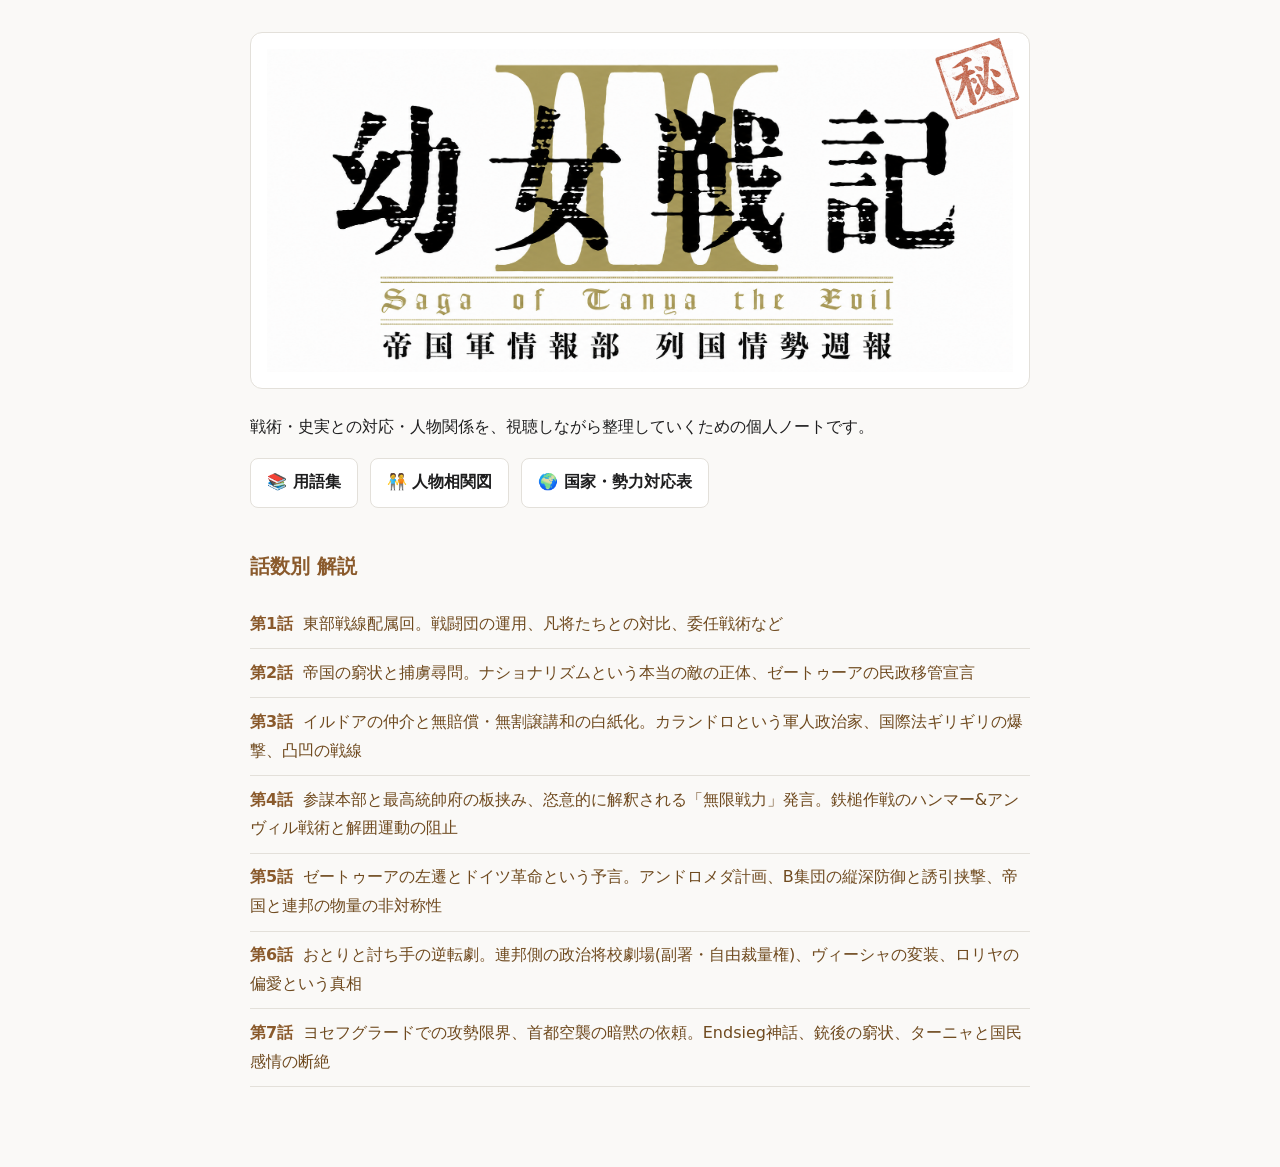
<file: index.html>
<!DOCTYPE html>
<html lang="ja">
<head>
<meta charset="UTF-8">
<title>幼女戦記2期</title>
<link rel="stylesheet" href="assets/style.css">
</head>
<body>
<div class="page">
  <div class="title-logo">
    <img class="title-stamp" src="images/secret.png" alt="">
    <img src="images/title.png" alt="幼女戦記 Saga of Tanya the Evil">
  </div>
  <p>戦術・史実との対応・人物関係を、視聴しながら整理していくための個人ノートです。</p>

  <div class="hub-links">
    <a href="glossary.html">📚 用語集</a>
    <a href="characters.html">🧑‍🤝‍🧑 人物相関図</a>
    <a href="countries.html">🌍 国家・勢力対応表</a>
  </div>

  <h2>話数別 解説</h2>
  <ul class="ep-list">
    <li><span class="ep-num">第1話</span><a href="episodes/ep01.html">東部戦線配属回。戦闘団の運用、凡将たちとの対比、委任戦術など</a></li>
    <li><span class="ep-num">第2話</span><a href="episodes/ep02.html">帝国の窮状と捕虜尋問。ナショナリズムという本当の敵の正体、ゼートゥーアの民政移管宣言</a></li>
    <li><span class="ep-num">第3話</span><a href="episodes/ep03.html">イルドアの仲介と無賠償・無割譲講和の白紙化。カランドロという軍人政治家、国際法ギリギリの爆撃、凸凹の戦線</a></li>
    <li><span class="ep-num">第4話</span><a href="episodes/ep04.html">参謀本部と最高統帥府の板挟み、恣意的に解釈される「無限戦力」発言。鉄槌作戦のハンマー&アンヴィル戦術と解囲運動の阻止</a></li>
    <li><span class="ep-num">第5話</span><a href="episodes/ep05.html">ゼートゥーアの左遷とドイツ革命という予言。アンドロメダ計画、B集団の縦深防御と誘引挟撃、帝国と連邦の物量の非対称性</a></li>
    <li><span class="ep-num">第6話</span><a href="episodes/ep06.html">おとりと討ち手の逆転劇。連邦側の政治将校劇場(副署・自由裁量権)、ヴィーシャの変装、ロリヤの偏愛という真相</a></li>
    <li><span class="ep-num">第7話</span><a href="episodes/ep07.html">ヨセフグラードでの攻勢限界、首都空襲の暗黙の依頼。Endsieg神話、銃後の窮状、ターニャと国民感情の断絶</a></li>
  </ul>
</div>
</body>
</html>
</file>
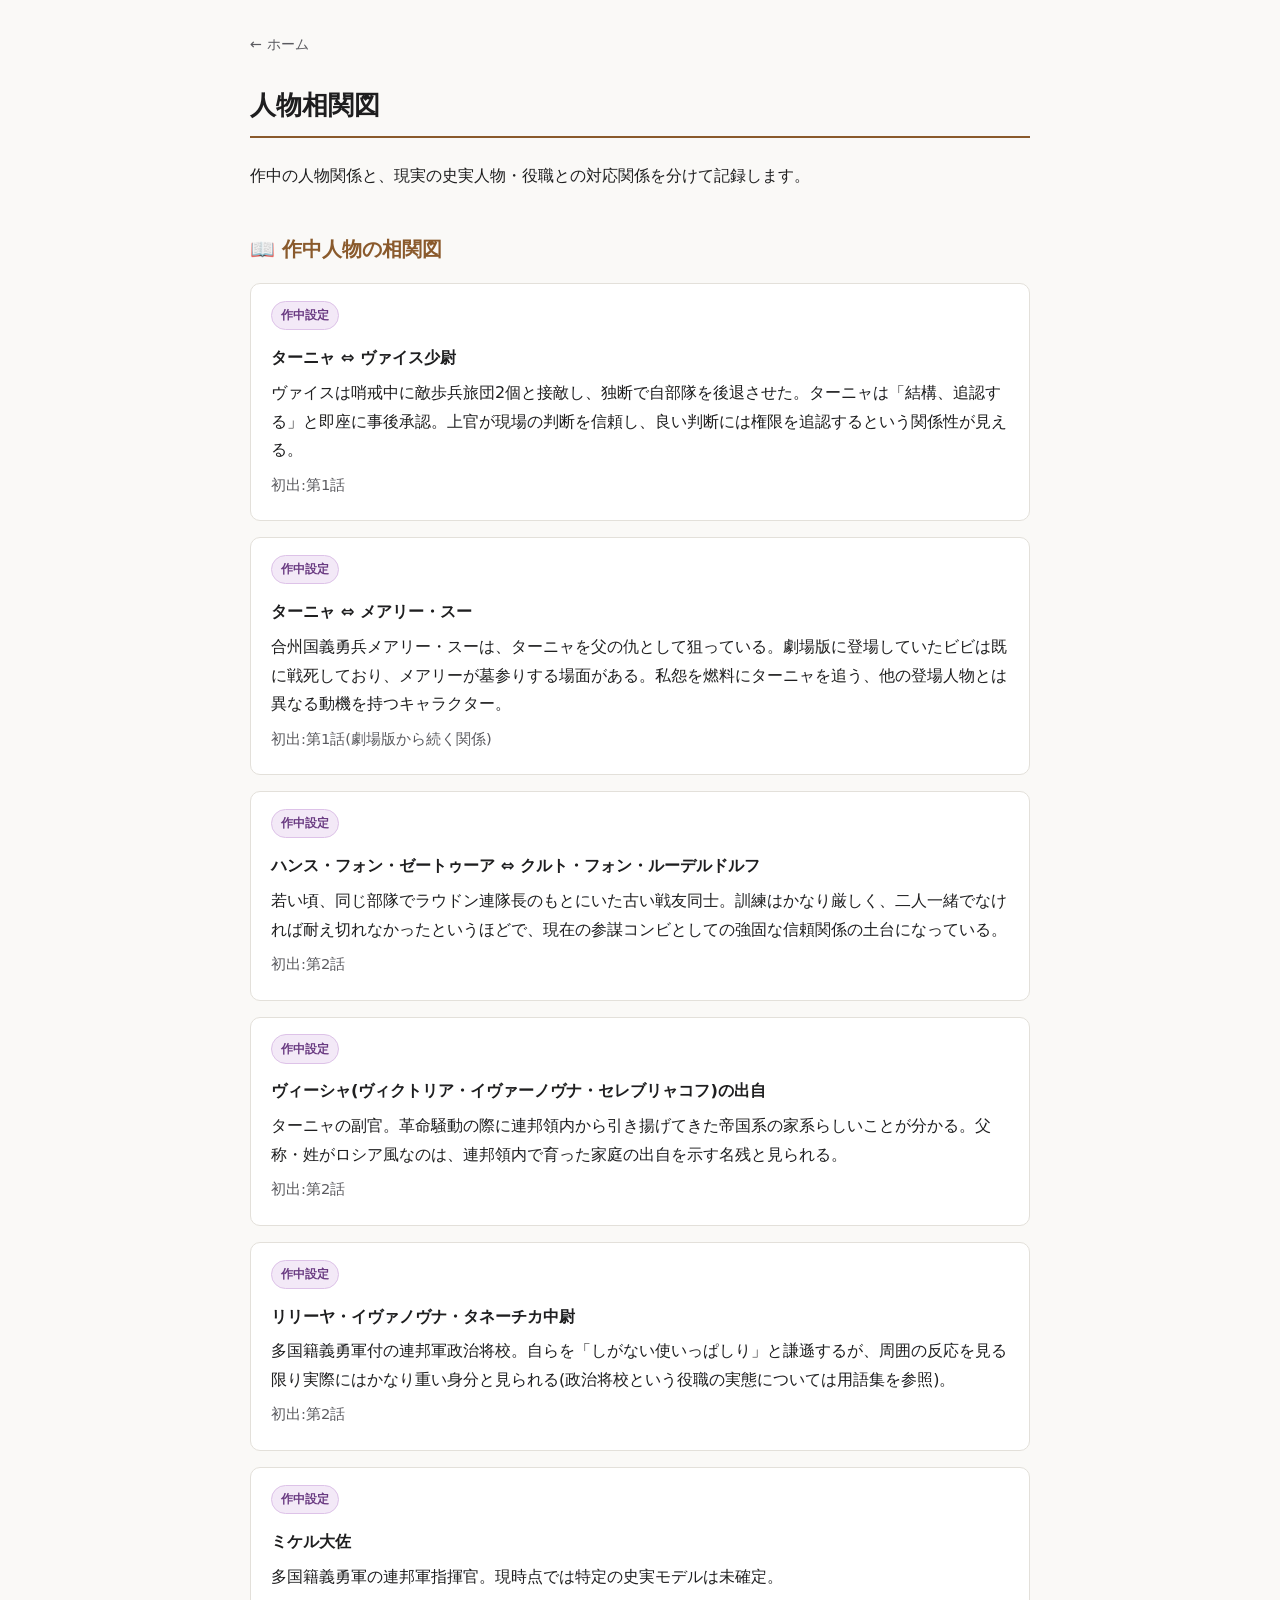
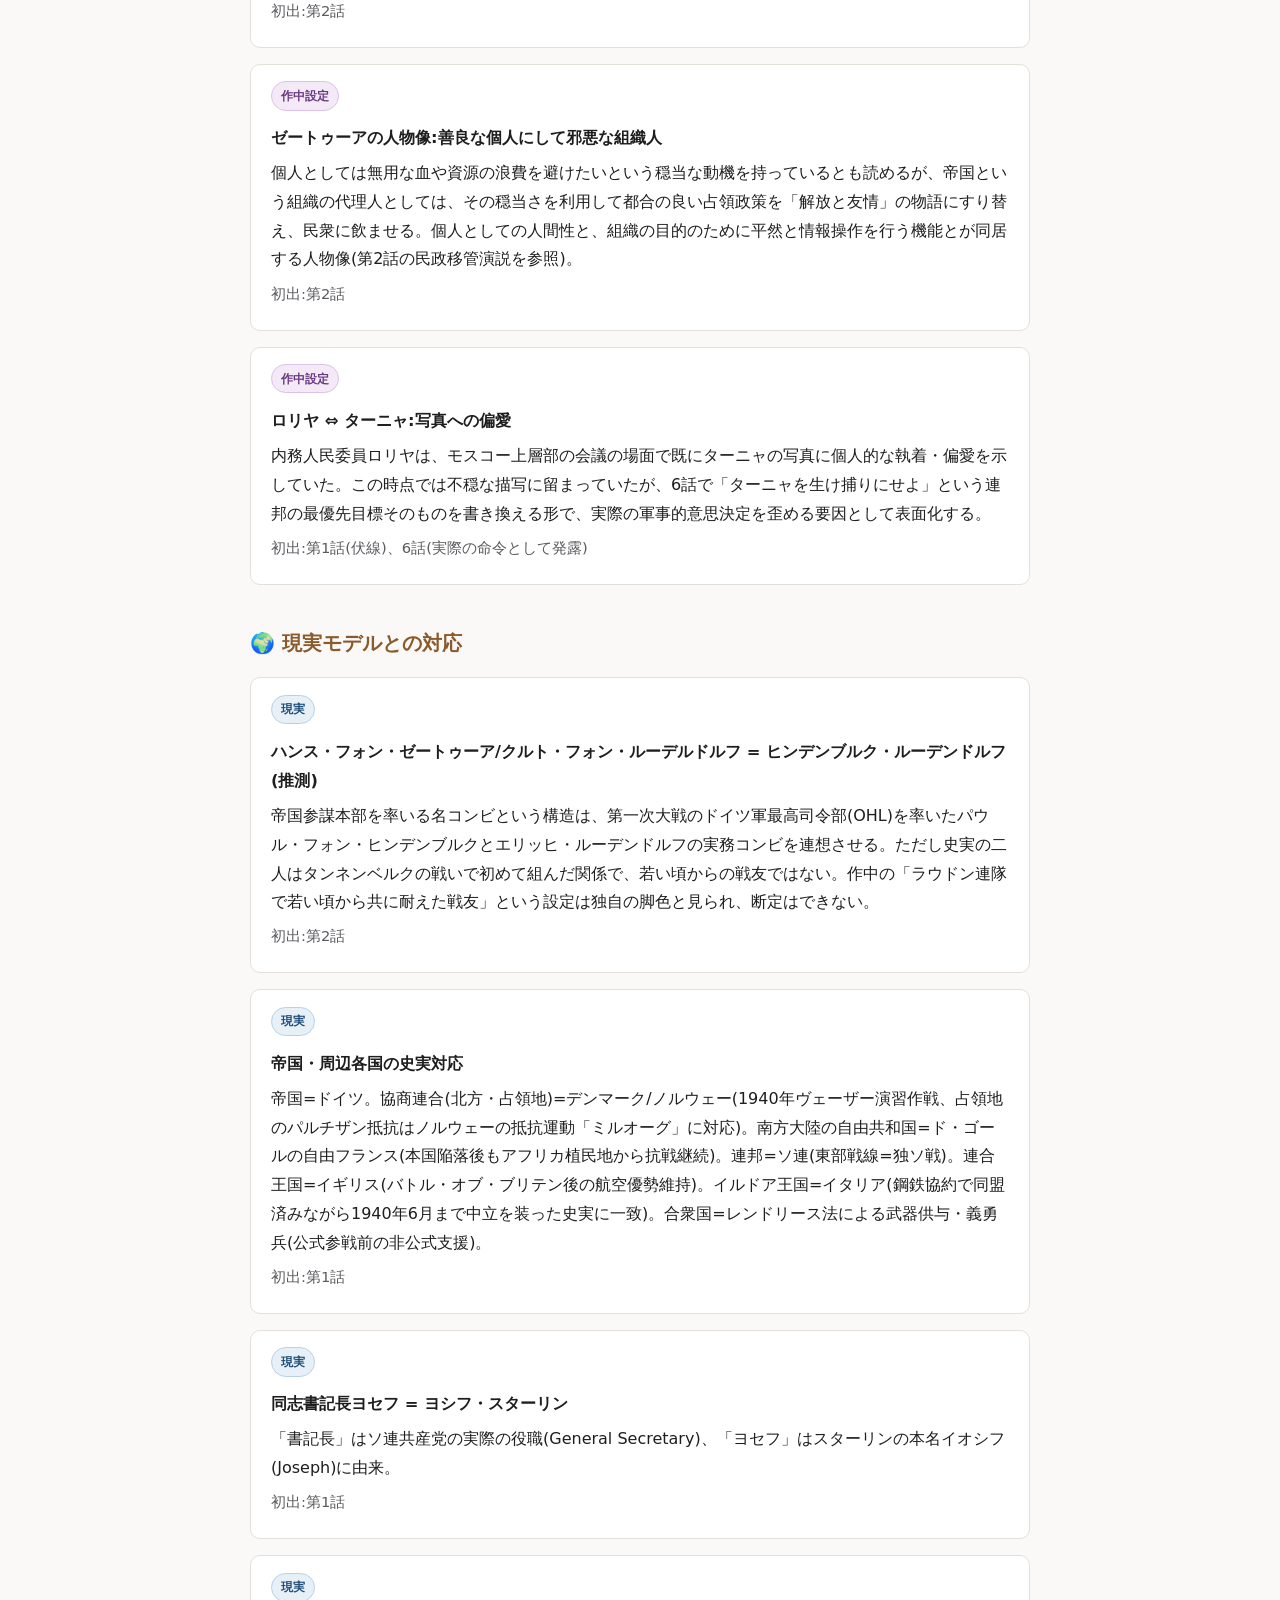
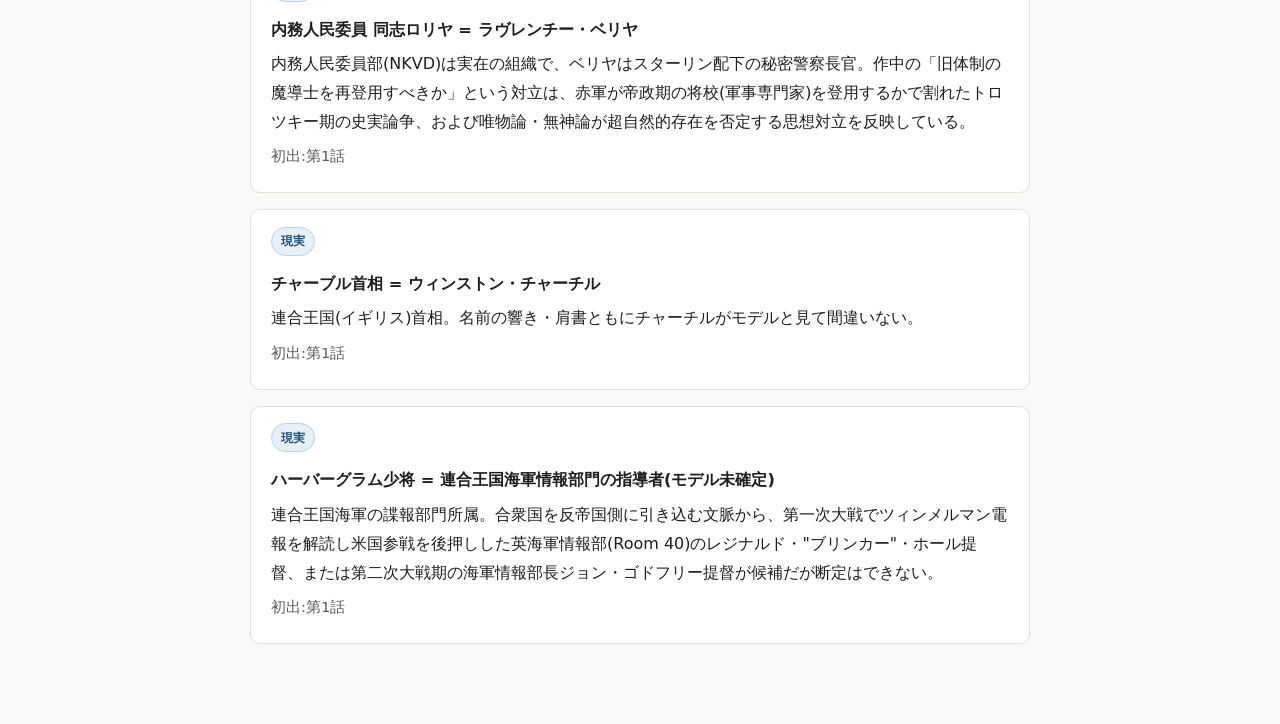
<file: characters.html>
<!DOCTYPE html>
<html lang="ja">
<head>
<meta charset="UTF-8">
<title>人物相関図 | 幼女戦記2期 参謀日誌</title>
<link rel="stylesheet" href="assets/style.css">
</head>
<body>
<div class="page">
  <nav class="crumbs"><a href="index.html">← ホーム</a></nav>
  <h1>人物相関図</h1>
  <p>作中の人物関係と、現実の史実人物・役職との対応関係を分けて記録します。</p>

  <h2>📖 作中人物の相関図</h2>

  <div class="entry">
    <span class="tag tag-fiction">作中設定</span>
    <p class="entry-title">ターニャ ⇔ ヴァイス少尉</p>
    <p>ヴァイスは哨戒中に敵歩兵旅団2個と接敵し、独断で自部隊を後退させた。ターニャは「結構、追認する」と即座に事後承認。上官が現場の判断を信頼し、良い判断には権限を追認するという関係性が見える。</p>
    <p class="note">初出:第1話</p>
  </div>

  <div class="entry">
    <span class="tag tag-fiction">作中設定</span>
    <p class="entry-title">ターニャ ⇔ メアリー・スー</p>
    <p>合州国義勇兵メアリー・スーは、ターニャを父の仇として狙っている。劇場版に登場していたビビは既に戦死しており、メアリーが墓参りする場面がある。私怨を燃料にターニャを追う、他の登場人物とは異なる動機を持つキャラクター。</p>
    <p class="note">初出:第1話(劇場版から続く関係)</p>
  </div>

  <div class="entry">
    <span class="tag tag-fiction">作中設定</span>
    <p class="entry-title">ハンス・フォン・ゼートゥーア ⇔ クルト・フォン・ルーデルドルフ</p>
    <p>若い頃、同じ部隊でラウドン連隊長のもとにいた古い戦友同士。訓練はかなり厳しく、二人一緒でなければ耐え切れなかったというほどで、現在の参謀コンビとしての強固な信頼関係の土台になっている。</p>
    <p class="note">初出:第2話</p>
  </div>

  <div class="entry">
    <span class="tag tag-fiction">作中設定</span>
    <p class="entry-title">ヴィーシャ(ヴィクトリア・イヴァーノヴナ・セレブリャコフ)の出自</p>
    <p>ターニャの副官。革命騒動の際に連邦領内から引き揚げてきた帝国系の家系らしいことが分かる。父称・姓がロシア風なのは、連邦領内で育った家庭の出自を示す名残と見られる。</p>
    <p class="note">初出:第2話</p>
  </div>

  <div class="entry">
    <span class="tag tag-fiction">作中設定</span>
    <p class="entry-title">リリーヤ・イヴァノヴナ・タネーチカ中尉</p>
    <p>多国籍義勇軍付の連邦軍政治将校。自らを「しがない使いっぱしり」と謙遜するが、周囲の反応を見る限り実際にはかなり重い身分と見られる(政治将校という役職の実態については用語集を参照)。</p>
    <p class="note">初出:第2話</p>
  </div>

  <div class="entry">
    <span class="tag tag-fiction">作中設定</span>
    <p class="entry-title">ミケル大佐</p>
    <p>多国籍義勇軍の連邦軍指揮官。現時点では特定の史実モデルは未確定。</p>
    <p class="note">初出:第2話</p>
  </div>

  <div class="entry">
    <span class="tag tag-fiction">作中設定</span>
    <p class="entry-title">ゼートゥーアの人物像:善良な個人にして邪悪な組織人</p>
    <p>個人としては無用な血や資源の浪費を避けたいという穏当な動機を持っているとも読めるが、帝国という組織の代理人としては、その穏当さを利用して都合の良い占領政策を「解放と友情」の物語にすり替え、民衆に飲ませる。個人としての人間性と、組織の目的のために平然と情報操作を行う機能とが同居する人物像(第2話の民政移管演説を参照)。</p>
    <p class="note">初出:第2話</p>
  </div>

  <div class="entry">
    <span class="tag tag-fiction">作中設定</span>
    <p class="entry-title">ロリヤ ⇔ ターニャ:写真への偏愛</p>
    <p>内務人民委員ロリヤは、モスコー上層部の会議の場面で既にターニャの写真に個人的な執着・偏愛を示していた。この時点では不穏な描写に留まっていたが、6話で「ターニャを生け捕りにせよ」という連邦の最優先目標そのものを書き換える形で、実際の軍事的意思決定を歪める要因として表面化する。</p>
    <p class="note">初出:第1話(伏線)、6話(実際の命令として発露)</p>
  </div>

  <h2>🌍 現実モデルとの対応</h2>

  <div class="entry">
    <span class="tag tag-real">現実</span>
    <p class="entry-title">ハンス・フォン・ゼートゥーア/クルト・フォン・ルーデルドルフ = ヒンデンブルク・ルーデンドルフ(推測)</p>
    <p>帝国参謀本部を率いる名コンビという構造は、第一次大戦のドイツ軍最高司令部(OHL)を率いたパウル・フォン・ヒンデンブルクとエリッヒ・ルーデンドルフの実務コンビを連想させる。ただし史実の二人はタンネンベルクの戦いで初めて組んだ関係で、若い頃からの戦友ではない。作中の「ラウドン連隊で若い頃から共に耐えた戦友」という設定は独自の脚色と見られ、断定はできない。</p>
    <p class="note">初出:第2話</p>
  </div>

  <div class="entry">
    <span class="tag tag-real">現実</span>
    <p class="entry-title">帝国・周辺各国の史実対応</p>
    <p>帝国=ドイツ。協商連合(北方・占領地)=デンマーク/ノルウェー(1940年ヴェーザー演習作戦、占領地のパルチザン抵抗はノルウェーの抵抗運動「ミルオーグ」に対応)。南方大陸の自由共和国=ド・ゴールの自由フランス(本国陥落後もアフリカ植民地から抗戦継続)。連邦=ソ連(東部戦線=独ソ戦)。連合王国=イギリス(バトル・オブ・ブリテン後の航空優勢維持)。イルドア王国=イタリア(鋼鉄協約で同盟済みながら1940年6月まで中立を装った史実に一致)。合衆国=レンドリース法による武器供与・義勇兵(公式参戦前の非公式支援)。</p>
    <p class="note">初出:第1話</p>
  </div>

  <div class="entry">
    <span class="tag tag-real">現実</span>
    <p class="entry-title">同志書記長ヨセフ = ヨシフ・スターリン</p>
    <p>「書記長」はソ連共産党の実際の役職(General Secretary)、「ヨセフ」はスターリンの本名イオシフ(Joseph)に由来。</p>
    <p class="note">初出:第1話</p>
  </div>

  <div class="entry">
    <span class="tag tag-real">現実</span>
    <p class="entry-title">内務人民委員 同志ロリヤ = ラヴレンチー・ベリヤ</p>
    <p>内務人民委員部(NKVD)は実在の組織で、ベリヤはスターリン配下の秘密警察長官。作中の「旧体制の魔導士を再登用すべきか」という対立は、赤軍が帝政期の将校(軍事専門家)を登用するかで割れたトロツキー期の史実論争、および唯物論・無神論が超自然的存在を否定する思想対立を反映している。</p>
    <p class="note">初出:第1話</p>
  </div>

  <div class="entry">
    <span class="tag tag-real">現実</span>
    <p class="entry-title">チャーブル首相 = ウィンストン・チャーチル</p>
    <p>連合王国(イギリス)首相。名前の響き・肩書ともにチャーチルがモデルと見て間違いない。</p>
    <p class="note">初出:第1話</p>
  </div>

  <div class="entry">
    <span class="tag tag-real">現実</span>
    <p class="entry-title">ハーバーグラム少将 = 連合王国海軍情報部門の指導者(モデル未確定)</p>
    <p>連合王国海軍の諜報部門所属。合衆国を反帝国側に引き込む文脈から、第一次大戦でツィンメルマン電報を解読し米国参戦を後押しした英海軍情報部(Room 40)のレジナルド・"ブリンカー"・ホール提督、または第二次大戦期の海軍情報部長ジョン・ゴドフリー提督が候補だが断定はできない。</p>
    <p class="note">初出:第1話</p>
  </div>
</div>
</body>
</html>
</file>
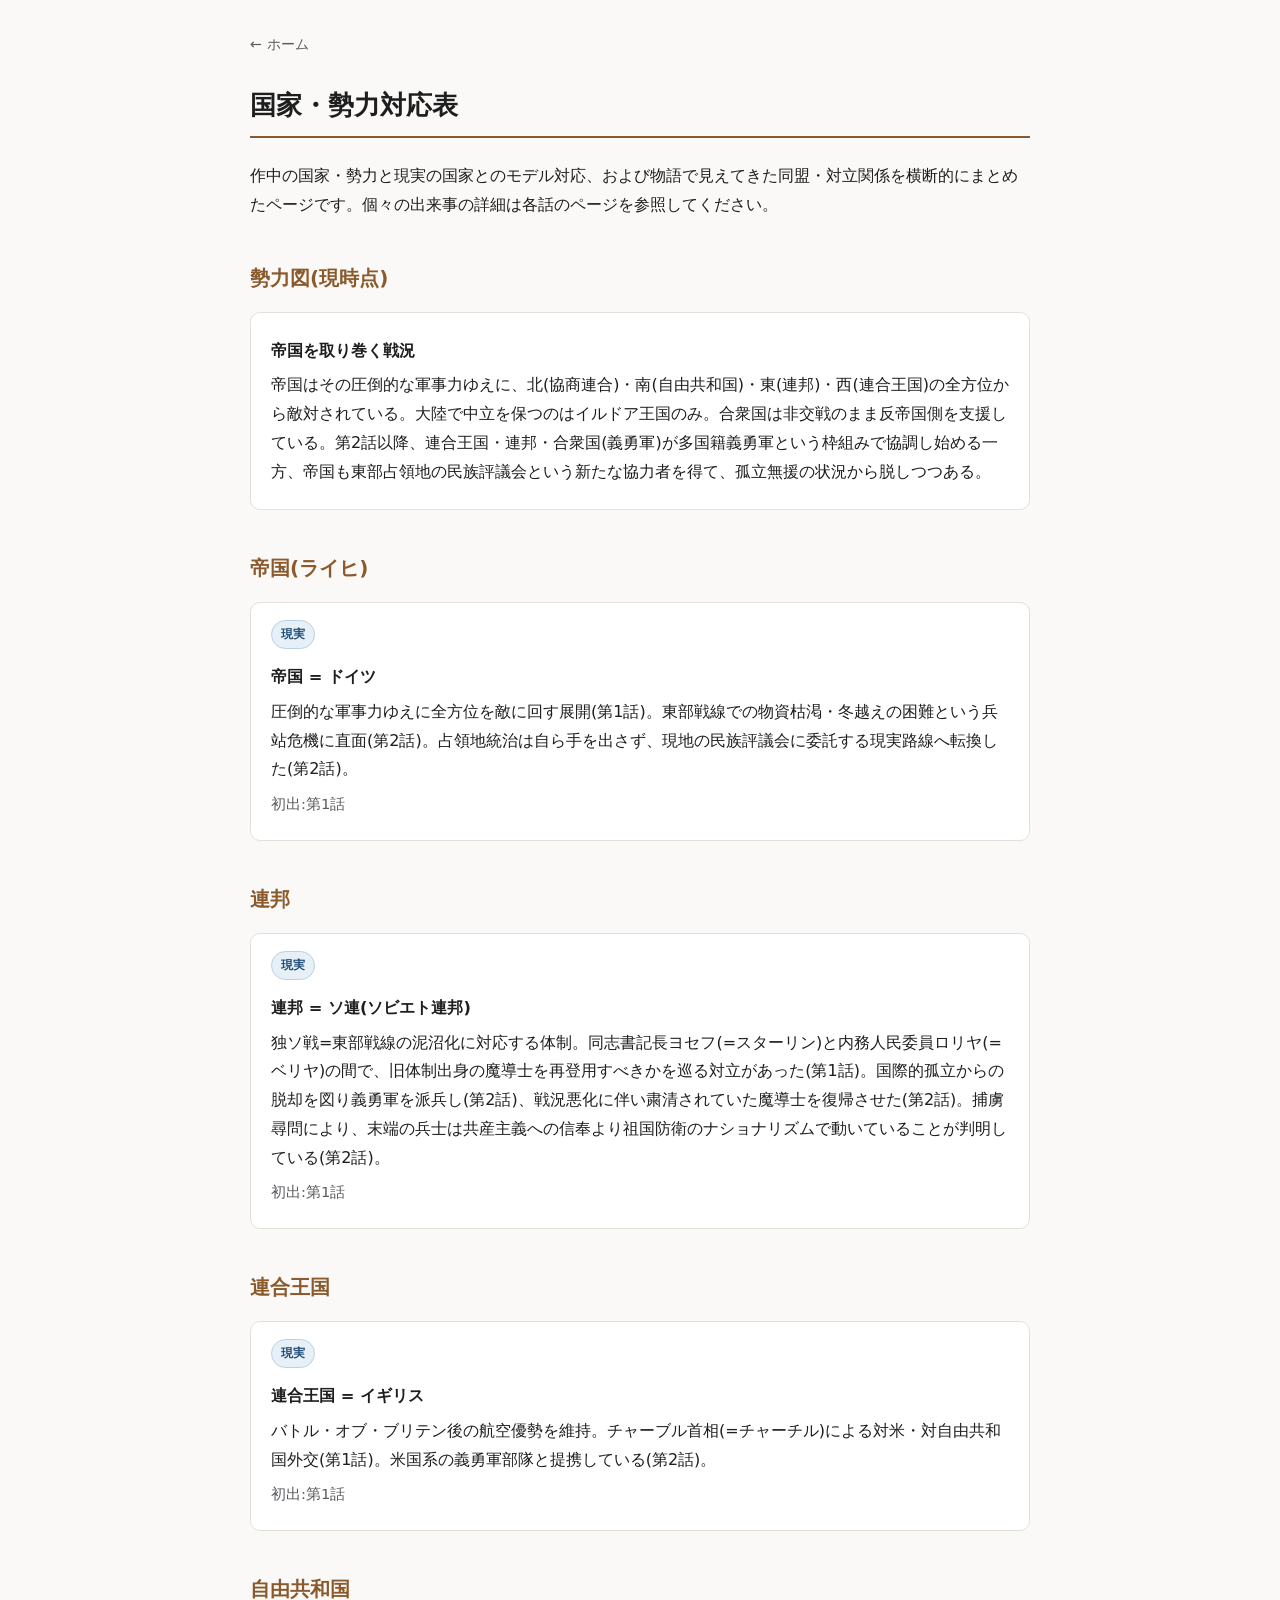
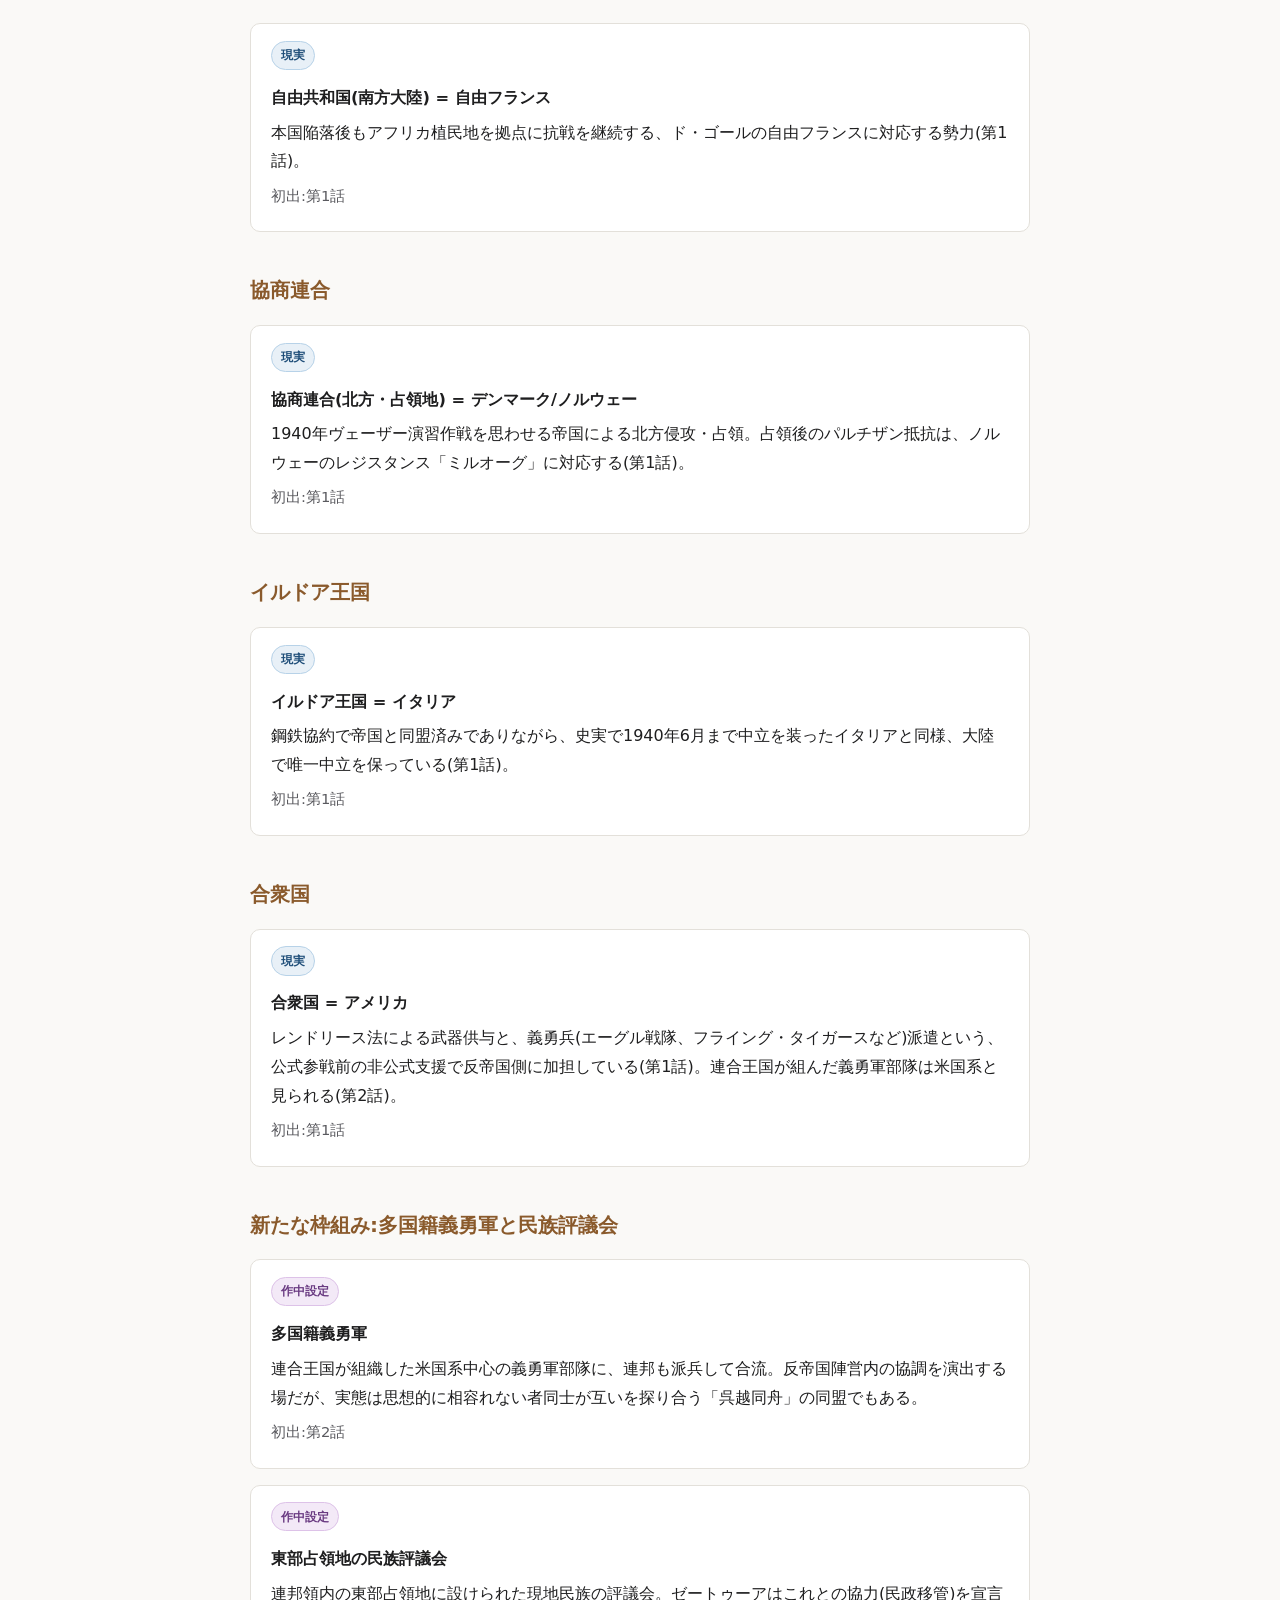
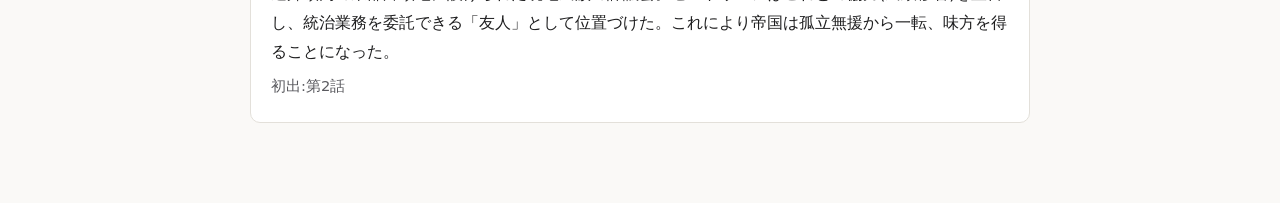
<file: countries.html>
<!DOCTYPE html>
<html lang="ja">
<head>
<meta charset="UTF-8">
<title>国家・勢力対応表 | 幼女戦記2期 参謀日誌</title>
<link rel="stylesheet" href="assets/style.css">
</head>
<body>
<div class="page">
  <nav class="crumbs"><a href="index.html">← ホーム</a></nav>
  <h1>国家・勢力対応表</h1>
  <p>作中の国家・勢力と現実の国家とのモデル対応、および物語で見えてきた同盟・対立関係を横断的にまとめたページです。個々の出来事の詳細は各話のページを参照してください。</p>

  <h2>勢力図(現時点)</h2>
  <div class="entry">
    <p class="entry-title">帝国を取り巻く戦況</p>
    <p>帝国はその圧倒的な軍事力ゆえに、北(協商連合)・南(自由共和国)・東(連邦)・西(連合王国)の全方位から敵対されている。大陸で中立を保つのはイルドア王国のみ。合衆国は非交戦のまま反帝国側を支援している。第2話以降、連合王国・連邦・合衆国(義勇軍)が多国籍義勇軍という枠組みで協調し始める一方、帝国も東部占領地の民族評議会という新たな協力者を得て、孤立無援の状況から脱しつつある。</p>
  </div>

  <h2>帝国(ライヒ)</h2>
  <div class="entry">
    <span class="tag tag-real">現実</span>
    <p class="entry-title">帝国 = ドイツ</p>
    <p>圧倒的な軍事力ゆえに全方位を敵に回す展開(第1話)。東部戦線での物資枯渇・冬越えの困難という兵站危機に直面(第2話)。占領地統治は自ら手を出さず、現地の民族評議会に委託する現実路線へ転換した(第2話)。</p>
    <p class="note">初出:第1話</p>
  </div>

  <h2>連邦</h2>
  <div class="entry">
    <span class="tag tag-real">現実</span>
    <p class="entry-title">連邦 = ソ連(ソビエト連邦)</p>
    <p>独ソ戦=東部戦線の泥沼化に対応する体制。同志書記長ヨセフ(=スターリン)と内務人民委員ロリヤ(=ベリヤ)の間で、旧体制出身の魔導士を再登用すべきかを巡る対立があった(第1話)。国際的孤立からの脱却を図り義勇軍を派兵し(第2話)、戦況悪化に伴い粛清されていた魔導士を復帰させた(第2話)。捕虜尋問により、末端の兵士は共産主義への信奉より祖国防衛のナショナリズムで動いていることが判明している(第2話)。</p>
    <p class="note">初出:第1話</p>
  </div>

  <h2>連合王国</h2>
  <div class="entry">
    <span class="tag tag-real">現実</span>
    <p class="entry-title">連合王国 = イギリス</p>
    <p>バトル・オブ・ブリテン後の航空優勢を維持。チャーブル首相(=チャーチル)による対米・対自由共和国外交(第1話)。米国系の義勇軍部隊と提携している(第2話)。</p>
    <p class="note">初出:第1話</p>
  </div>

  <h2>自由共和国</h2>
  <div class="entry">
    <span class="tag tag-real">現実</span>
    <p class="entry-title">自由共和国(南方大陸) = 自由フランス</p>
    <p>本国陥落後もアフリカ植民地を拠点に抗戦を継続する、ド・ゴールの自由フランスに対応する勢力(第1話)。</p>
    <p class="note">初出:第1話</p>
  </div>

  <h2>協商連合</h2>
  <div class="entry">
    <span class="tag tag-real">現実</span>
    <p class="entry-title">協商連合(北方・占領地) = デンマーク/ノルウェー</p>
    <p>1940年ヴェーザー演習作戦を思わせる帝国による北方侵攻・占領。占領後のパルチザン抵抗は、ノルウェーのレジスタンス「ミルオーグ」に対応する(第1話)。</p>
    <p class="note">初出:第1話</p>
  </div>

  <h2>イルドア王国</h2>
  <div class="entry">
    <span class="tag tag-real">現実</span>
    <p class="entry-title">イルドア王国 = イタリア</p>
    <p>鋼鉄協約で帝国と同盟済みでありながら、史実で1940年6月まで中立を装ったイタリアと同様、大陸で唯一中立を保っている(第1話)。</p>
    <p class="note">初出:第1話</p>
  </div>

  <h2>合衆国</h2>
  <div class="entry">
    <span class="tag tag-real">現実</span>
    <p class="entry-title">合衆国 = アメリカ</p>
    <p>レンドリース法による武器供与と、義勇兵(エーグル戦隊、フライング・タイガースなど)派遣という、公式参戦前の非公式支援で反帝国側に加担している(第1話)。連合王国が組んだ義勇軍部隊は米国系と見られる(第2話)。</p>
    <p class="note">初出:第1話</p>
  </div>

  <h2>新たな枠組み:多国籍義勇軍と民族評議会</h2>
  <div class="entry">
    <span class="tag tag-fiction">作中設定</span>
    <p class="entry-title">多国籍義勇軍</p>
    <p>連合王国が組織した米国系中心の義勇軍部隊に、連邦も派兵して合流。反帝国陣営内の協調を演出する場だが、実態は思想的に相容れない者同士が互いを探り合う「呉越同舟」の同盟でもある。</p>
    <p class="note">初出:第2話</p>
  </div>
  <div class="entry">
    <span class="tag tag-fiction">作中設定</span>
    <p class="entry-title">東部占領地の民族評議会</p>
    <p>連邦領内の東部占領地に設けられた現地民族の評議会。ゼートゥーアはこれとの協力(民政移管)を宣言し、統治業務を委託できる「友人」として位置づけた。これにより帝国は孤立無援から一転、味方を得ることになった。</p>
    <p class="note">初出:第2話</p>
  </div>
</div>
</body>
</html>
</file>
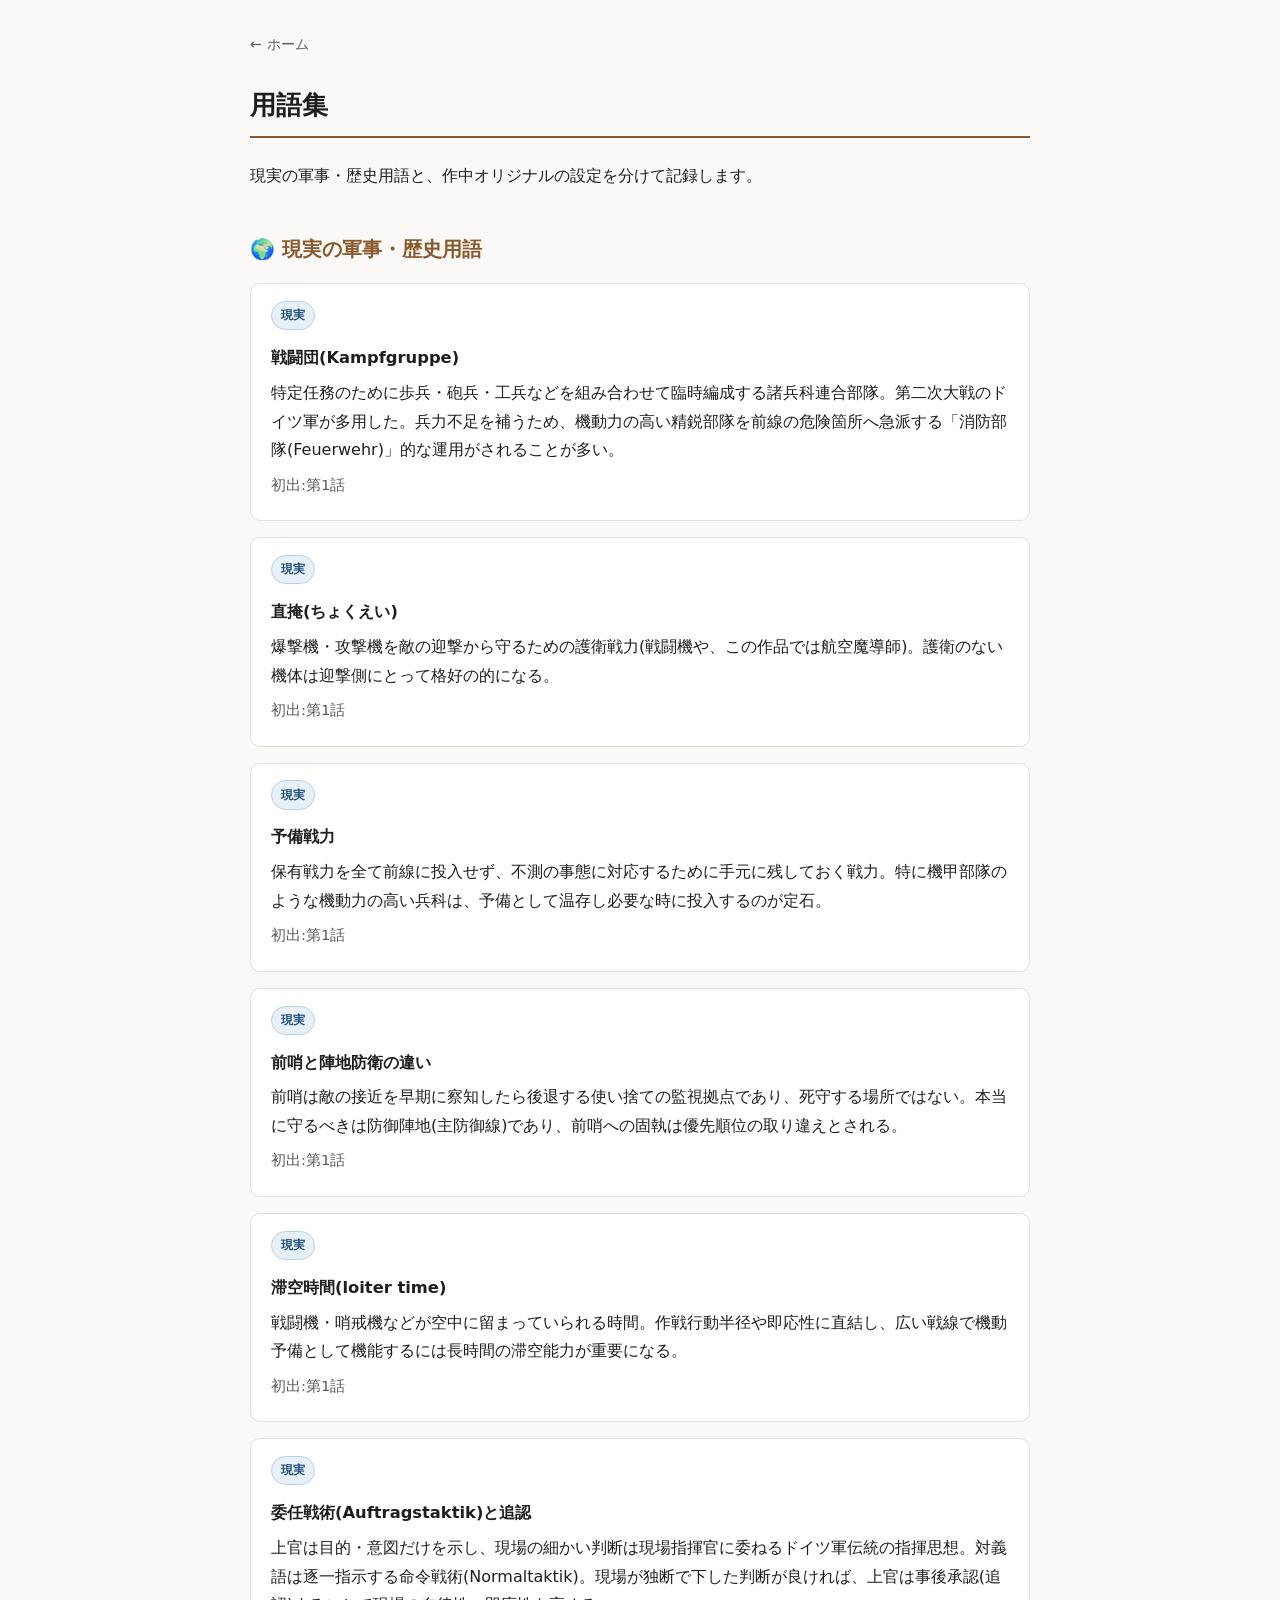
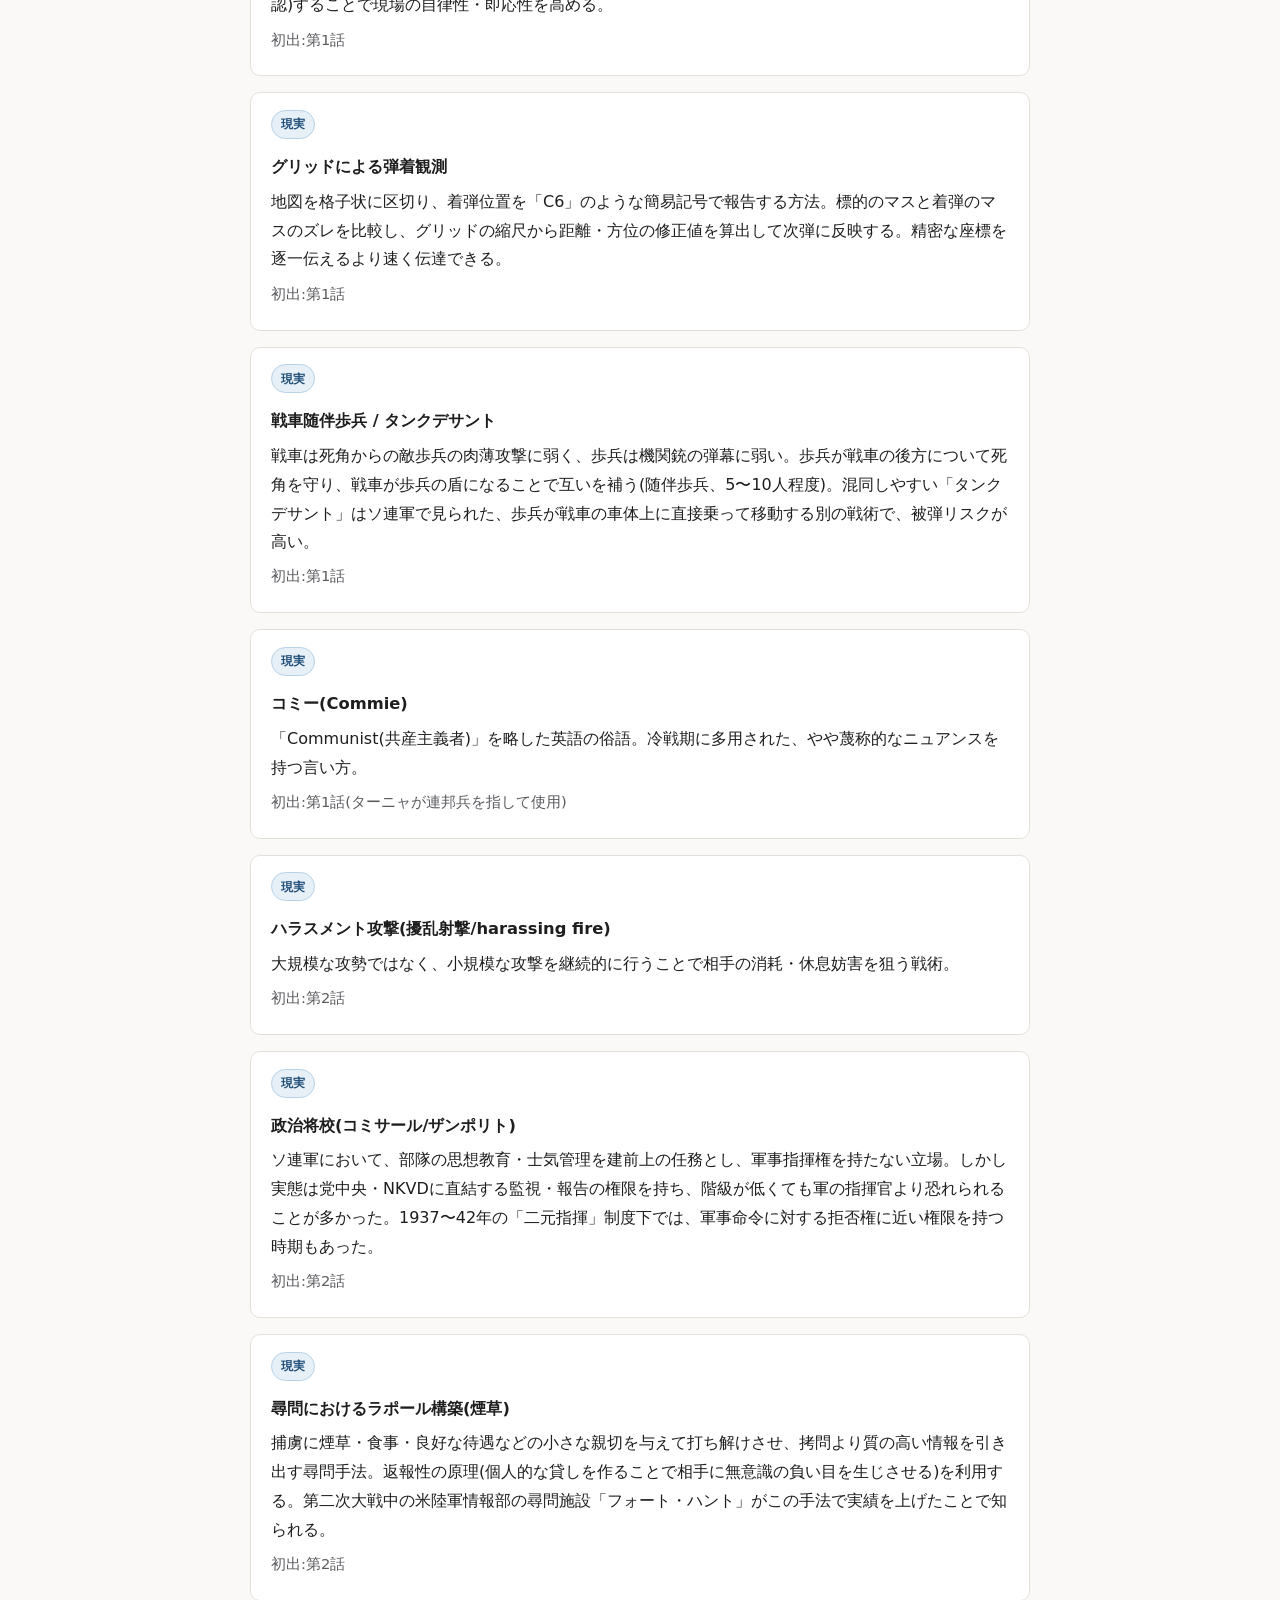
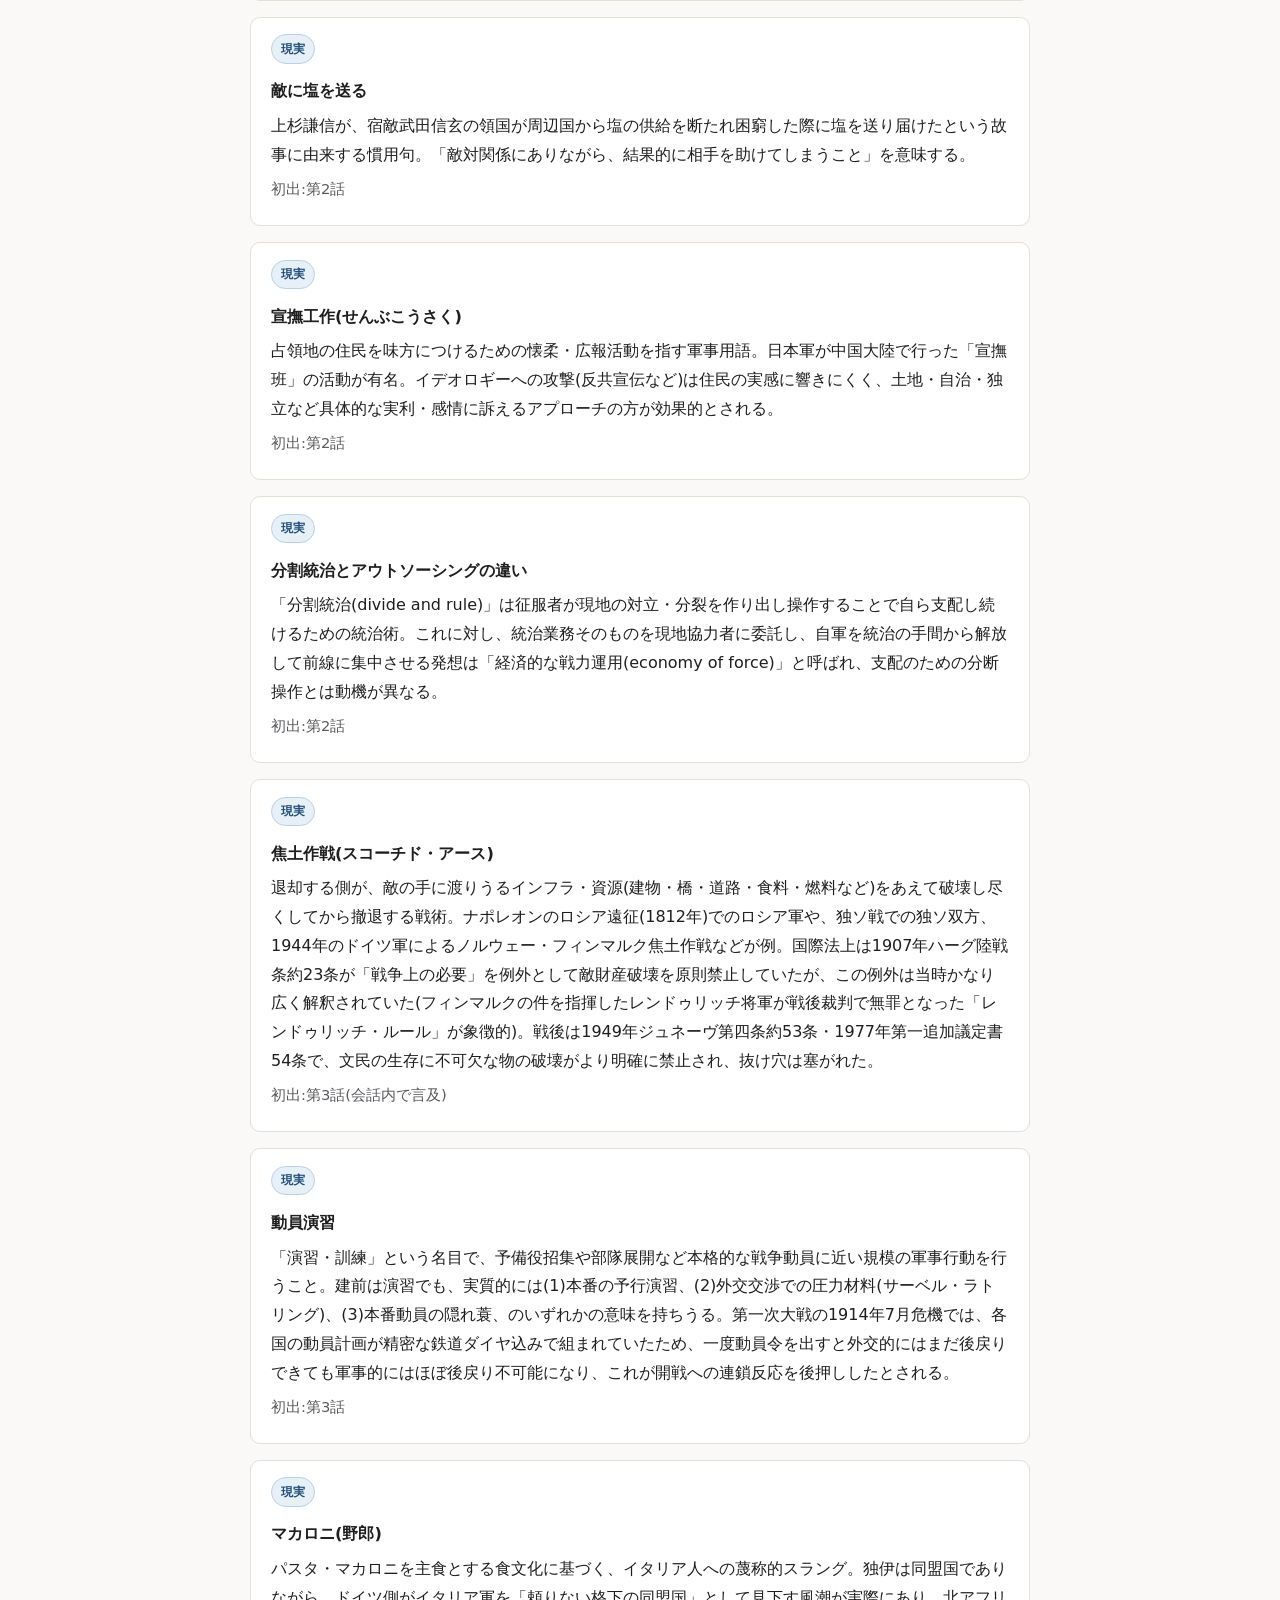
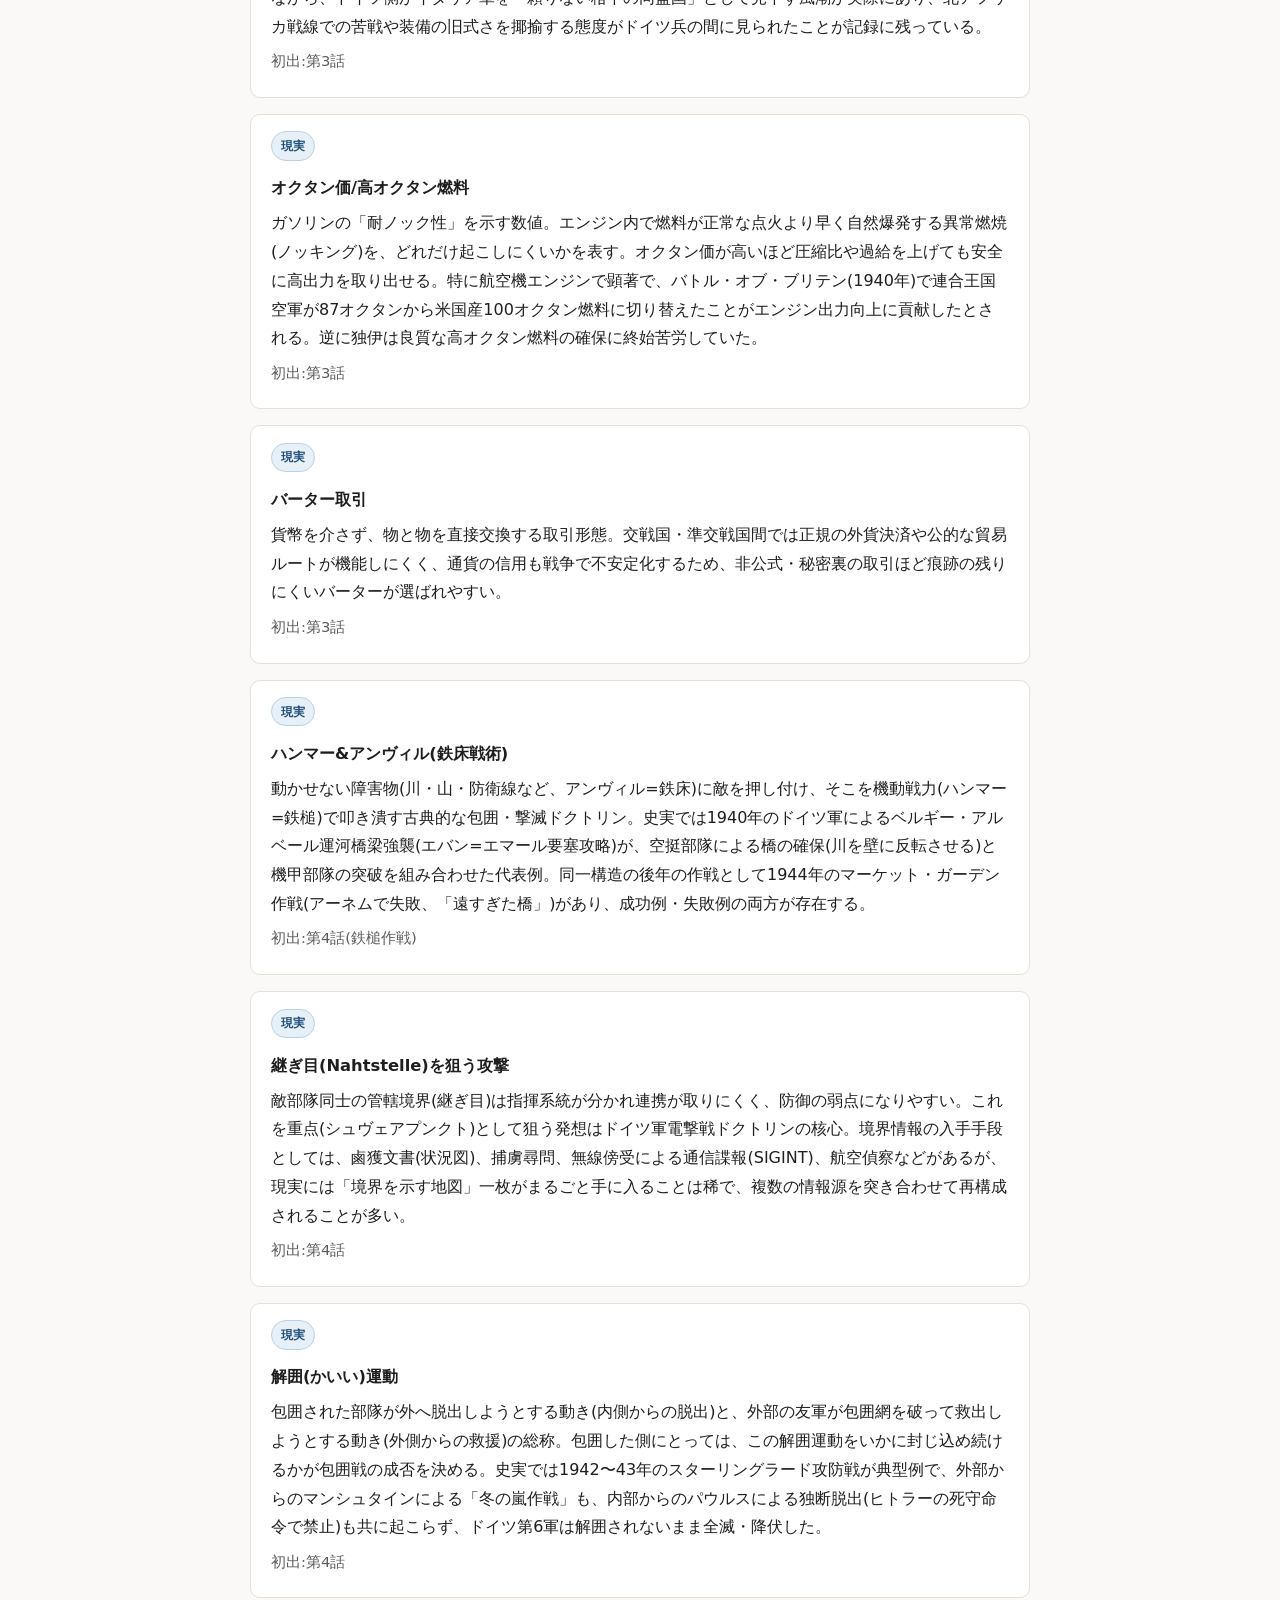
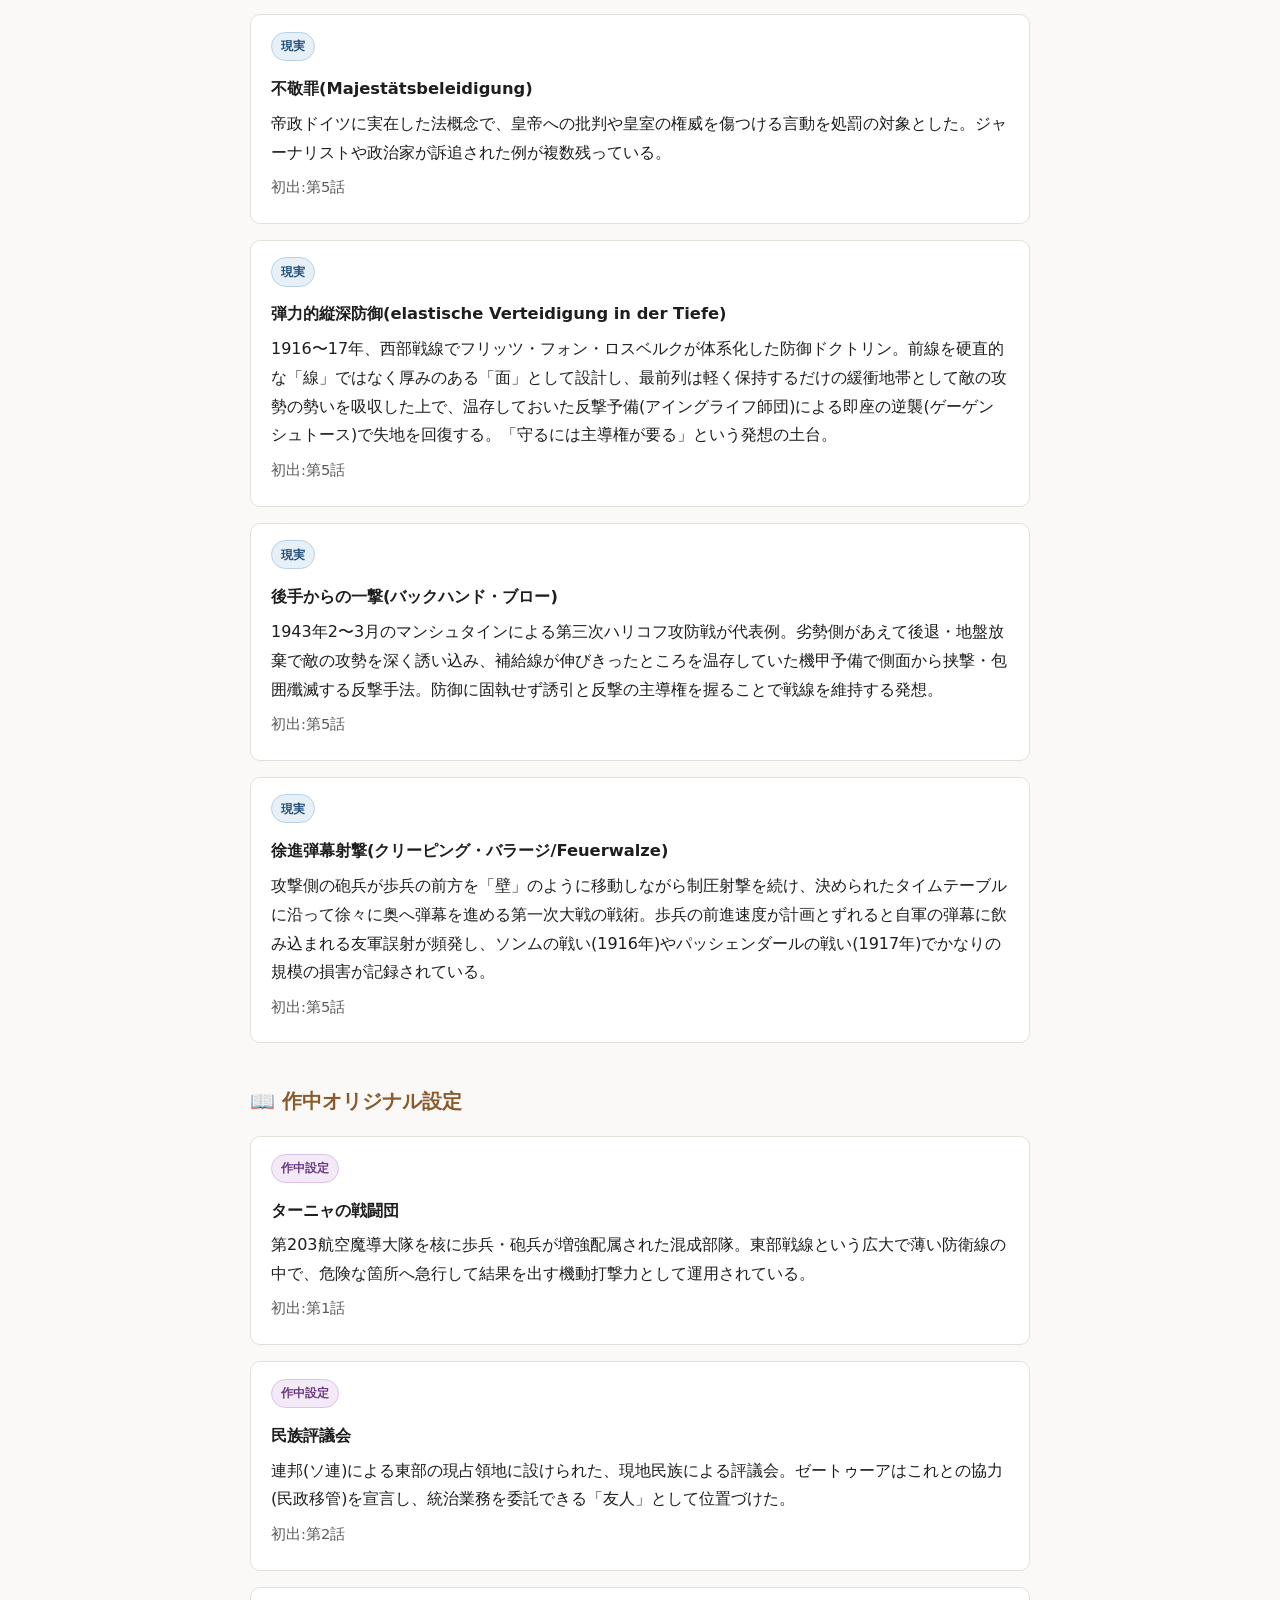
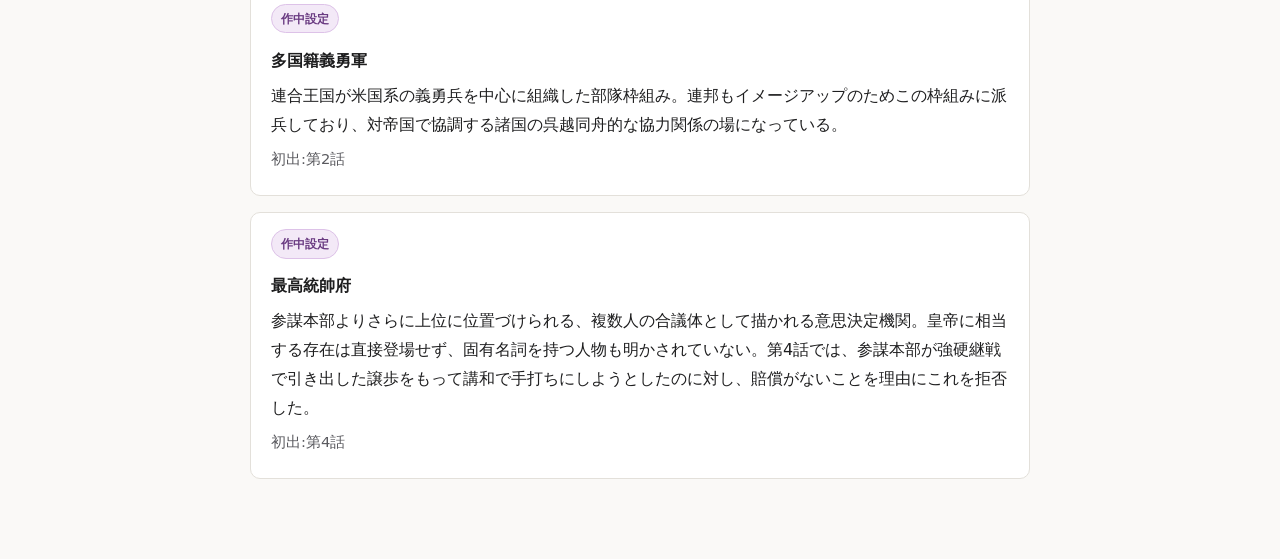
<file: glossary.html>
<!DOCTYPE html>
<html lang="ja">
<head>
<meta charset="UTF-8">
<title>用語集 | 幼女戦記2期 参謀日誌</title>
<link rel="stylesheet" href="assets/style.css">
</head>
<body>
<div class="page">
  <nav class="crumbs"><a href="index.html">← ホーム</a></nav>
  <h1>用語集</h1>
  <p>現実の軍事・歴史用語と、作中オリジナルの設定を分けて記録します。</p>

  <h2>🌍 現実の軍事・歴史用語</h2>

  <div class="entry">
    <span class="tag tag-real">現実</span>
    <p class="entry-title">戦闘団(Kampfgruppe)</p>
    <p>特定任務のために歩兵・砲兵・工兵などを組み合わせて臨時編成する諸兵科連合部隊。第二次大戦のドイツ軍が多用した。兵力不足を補うため、機動力の高い精鋭部隊を前線の危険箇所へ急派する「消防部隊(Feuerwehr)」的な運用がされることが多い。</p>
    <p class="note">初出:第1話</p>
  </div>

  <div class="entry">
    <span class="tag tag-real">現実</span>
    <p class="entry-title">直掩(ちょくえい)</p>
    <p>爆撃機・攻撃機を敵の迎撃から守るための護衛戦力(戦闘機や、この作品では航空魔導師)。護衛のない機体は迎撃側にとって格好の的になる。</p>
    <p class="note">初出:第1話</p>
  </div>

  <div class="entry">
    <span class="tag tag-real">現実</span>
    <p class="entry-title">予備戦力</p>
    <p>保有戦力を全て前線に投入せず、不測の事態に対応するために手元に残しておく戦力。特に機甲部隊のような機動力の高い兵科は、予備として温存し必要な時に投入するのが定石。</p>
    <p class="note">初出:第1話</p>
  </div>

  <div class="entry">
    <span class="tag tag-real">現実</span>
    <p class="entry-title">前哨と陣地防衛の違い</p>
    <p>前哨は敵の接近を早期に察知したら後退する使い捨ての監視拠点であり、死守する場所ではない。本当に守るべきは防御陣地(主防御線)であり、前哨への固執は優先順位の取り違えとされる。</p>
    <p class="note">初出:第1話</p>
  </div>

  <div class="entry">
    <span class="tag tag-real">現実</span>
    <p class="entry-title">滞空時間(loiter time)</p>
    <p>戦闘機・哨戒機などが空中に留まっていられる時間。作戦行動半径や即応性に直結し、広い戦線で機動予備として機能するには長時間の滞空能力が重要になる。</p>
    <p class="note">初出:第1話</p>
  </div>

  <div class="entry">
    <span class="tag tag-real">現実</span>
    <p class="entry-title">委任戦術(Auftragstaktik)と追認</p>
    <p>上官は目的・意図だけを示し、現場の細かい判断は現場指揮官に委ねるドイツ軍伝統の指揮思想。対義語は逐一指示する命令戦術(Normaltaktik)。現場が独断で下した判断が良ければ、上官は事後承認(追認)することで現場の自律性・即応性を高める。</p>
    <p class="note">初出:第1話</p>
  </div>

  <div class="entry">
    <span class="tag tag-real">現実</span>
    <p class="entry-title">グリッドによる弾着観測</p>
    <p>地図を格子状に区切り、着弾位置を「C6」のような簡易記号で報告する方法。標的のマスと着弾のマスのズレを比較し、グリッドの縮尺から距離・方位の修正値を算出して次弾に反映する。精密な座標を逐一伝えるより速く伝達できる。</p>
    <p class="note">初出:第1話</p>
  </div>

  <div class="entry">
    <span class="tag tag-real">現実</span>
    <p class="entry-title">戦車随伴歩兵 / タンクデサント</p>
    <p>戦車は死角からの敵歩兵の肉薄攻撃に弱く、歩兵は機関銃の弾幕に弱い。歩兵が戦車の後方について死角を守り、戦車が歩兵の盾になることで互いを補う(随伴歩兵、5〜10人程度)。混同しやすい「タンクデサント」はソ連軍で見られた、歩兵が戦車の車体上に直接乗って移動する別の戦術で、被弾リスクが高い。</p>
    <p class="note">初出:第1話</p>
  </div>

  <div class="entry">
    <span class="tag tag-real">現実</span>
    <p class="entry-title">コミー(Commie)</p>
    <p>「Communist(共産主義者)」を略した英語の俗語。冷戦期に多用された、やや蔑称的なニュアンスを持つ言い方。</p>
    <p class="note">初出:第1話(ターニャが連邦兵を指して使用)</p>
  </div>

  <div class="entry">
    <span class="tag tag-real">現実</span>
    <p class="entry-title">ハラスメント攻撃(擾乱射撃/harassing fire)</p>
    <p>大規模な攻勢ではなく、小規模な攻撃を継続的に行うことで相手の消耗・休息妨害を狙う戦術。</p>
    <p class="note">初出:第2話</p>
  </div>

  <div class="entry">
    <span class="tag tag-real">現実</span>
    <p class="entry-title">政治将校(コミサール/ザンポリト)</p>
    <p>ソ連軍において、部隊の思想教育・士気管理を建前上の任務とし、軍事指揮権を持たない立場。しかし実態は党中央・NKVDに直結する監視・報告の権限を持ち、階級が低くても軍の指揮官より恐れられることが多かった。1937〜42年の「二元指揮」制度下では、軍事命令に対する拒否権に近い権限を持つ時期もあった。</p>
    <p class="note">初出:第2話</p>
  </div>

  <div class="entry">
    <span class="tag tag-real">現実</span>
    <p class="entry-title">尋問におけるラポール構築(煙草)</p>
    <p>捕虜に煙草・食事・良好な待遇などの小さな親切を与えて打ち解けさせ、拷問より質の高い情報を引き出す尋問手法。返報性の原理(個人的な貸しを作ることで相手に無意識の負い目を生じさせる)を利用する。第二次大戦中の米陸軍情報部の尋問施設「フォート・ハント」がこの手法で実績を上げたことで知られる。</p>
    <p class="note">初出:第2話</p>
  </div>

  <div class="entry">
    <span class="tag tag-real">現実</span>
    <p class="entry-title">敵に塩を送る</p>
    <p>上杉謙信が、宿敵武田信玄の領国が周辺国から塩の供給を断たれ困窮した際に塩を送り届けたという故事に由来する慣用句。「敵対関係にありながら、結果的に相手を助けてしまうこと」を意味する。</p>
    <p class="note">初出:第2話</p>
  </div>

  <div class="entry">
    <span class="tag tag-real">現実</span>
    <p class="entry-title">宣撫工作(せんぶこうさく)</p>
    <p>占領地の住民を味方につけるための懐柔・広報活動を指す軍事用語。日本軍が中国大陸で行った「宣撫班」の活動が有名。イデオロギーへの攻撃(反共宣伝など)は住民の実感に響きにくく、土地・自治・独立など具体的な実利・感情に訴えるアプローチの方が効果的とされる。</p>
    <p class="note">初出:第2話</p>
  </div>

  <div class="entry">
    <span class="tag tag-real">現実</span>
    <p class="entry-title">分割統治とアウトソーシングの違い</p>
    <p>「分割統治(divide and rule)」は征服者が現地の対立・分裂を作り出し操作することで自ら支配し続けるための統治術。これに対し、統治業務そのものを現地協力者に委託し、自軍を統治の手間から解放して前線に集中させる発想は「経済的な戦力運用(economy of force)」と呼ばれ、支配のための分断操作とは動機が異なる。</p>
    <p class="note">初出:第2話</p>
  </div>

  <div class="entry">
    <span class="tag tag-real">現実</span>
    <p class="entry-title">焦土作戦(スコーチド・アース)</p>
    <p>退却する側が、敵の手に渡りうるインフラ・資源(建物・橋・道路・食料・燃料など)をあえて破壊し尽くしてから撤退する戦術。ナポレオンのロシア遠征(1812年)でのロシア軍や、独ソ戦での独ソ双方、1944年のドイツ軍によるノルウェー・フィンマルク焦土作戦などが例。国際法上は1907年ハーグ陸戦条約23条が「戦争上の必要」を例外として敵財産破壊を原則禁止していたが、この例外は当時かなり広く解釈されていた(フィンマルクの件を指揮したレンドゥリッチ将軍が戦後裁判で無罪となった「レンドゥリッチ・ルール」が象徴的)。戦後は1949年ジュネーヴ第四条約53条・1977年第一追加議定書54条で、文民の生存に不可欠な物の破壊がより明確に禁止され、抜け穴は塞がれた。</p>
    <p class="note">初出:第3話(会話内で言及)</p>
  </div>

  <div class="entry">
    <span class="tag tag-real">現実</span>
    <p class="entry-title">動員演習</p>
    <p>「演習・訓練」という名目で、予備役招集や部隊展開など本格的な戦争動員に近い規模の軍事行動を行うこと。建前は演習でも、実質的には(1)本番の予行演習、(2)外交交渉での圧力材料(サーベル・ラトリング)、(3)本番動員の隠れ蓑、のいずれかの意味を持ちうる。第一次大戦の1914年7月危機では、各国の動員計画が精密な鉄道ダイヤ込みで組まれていたため、一度動員令を出すと外交的にはまだ後戻りできても軍事的にはほぼ後戻り不可能になり、これが開戦への連鎖反応を後押ししたとされる。</p>
    <p class="note">初出:第3話</p>
  </div>

  <div class="entry">
    <span class="tag tag-real">現実</span>
    <p class="entry-title">マカロニ(野郎)</p>
    <p>パスタ・マカロニを主食とする食文化に基づく、イタリア人への蔑称的スラング。独伊は同盟国でありながら、ドイツ側がイタリア軍を「頼りない格下の同盟国」として見下す風潮が実際にあり、北アフリカ戦線での苦戦や装備の旧式さを揶揄する態度がドイツ兵の間に見られたことが記録に残っている。</p>
    <p class="note">初出:第3話</p>
  </div>

  <div class="entry">
    <span class="tag tag-real">現実</span>
    <p class="entry-title">オクタン価/高オクタン燃料</p>
    <p>ガソリンの「耐ノック性」を示す数値。エンジン内で燃料が正常な点火より早く自然爆発する異常燃焼(ノッキング)を、どれだけ起こしにくいかを表す。オクタン価が高いほど圧縮比や過給を上げても安全に高出力を取り出せる。特に航空機エンジンで顕著で、バトル・オブ・ブリテン(1940年)で連合王国空軍が87オクタンから米国産100オクタン燃料に切り替えたことがエンジン出力向上に貢献したとされる。逆に独伊は良質な高オクタン燃料の確保に終始苦労していた。</p>
    <p class="note">初出:第3話</p>
  </div>

  <div class="entry">
    <span class="tag tag-real">現実</span>
    <p class="entry-title">バーター取引</p>
    <p>貨幣を介さず、物と物を直接交換する取引形態。交戦国・準交戦国間では正規の外貨決済や公的な貿易ルートが機能しにくく、通貨の信用も戦争で不安定化するため、非公式・秘密裏の取引ほど痕跡の残りにくいバーターが選ばれやすい。</p>
    <p class="note">初出:第3話</p>
  </div>

  <div class="entry">
    <span class="tag tag-real">現実</span>
    <p class="entry-title">ハンマー&アンヴィル(鉄床戦術)</p>
    <p>動かせない障害物(川・山・防衛線など、アンヴィル=鉄床)に敵を押し付け、そこを機動戦力(ハンマー=鉄槌)で叩き潰す古典的な包囲・撃滅ドクトリン。史実では1940年のドイツ軍によるベルギー・アルベール運河橋梁強襲(エバン=エマール要塞攻略)が、空挺部隊による橋の確保(川を壁に反転させる)と機甲部隊の突破を組み合わせた代表例。同一構造の後年の作戦として1944年のマーケット・ガーデン作戦(アーネムで失敗、「遠すぎた橋」)があり、成功例・失敗例の両方が存在する。</p>
    <p class="note">初出:第4話(鉄槌作戦)</p>
  </div>

  <div class="entry">
    <span class="tag tag-real">現実</span>
    <p class="entry-title">継ぎ目(Nahtstelle)を狙う攻撃</p>
    <p>敵部隊同士の管轄境界(継ぎ目)は指揮系統が分かれ連携が取りにくく、防御の弱点になりやすい。これを重点(シュヴェアプンクト)として狙う発想はドイツ軍電撃戦ドクトリンの核心。境界情報の入手手段としては、鹵獲文書(状況図)、捕虜尋問、無線傍受による通信諜報(SIGINT)、航空偵察などがあるが、現実には「境界を示す地図」一枚がまるごと手に入ることは稀で、複数の情報源を突き合わせて再構成されることが多い。</p>
    <p class="note">初出:第4話</p>
  </div>

  <div class="entry">
    <span class="tag tag-real">現実</span>
    <p class="entry-title">解囲(かいい)運動</p>
    <p>包囲された部隊が外へ脱出しようとする動き(内側からの脱出)と、外部の友軍が包囲網を破って救出しようとする動き(外側からの救援)の総称。包囲した側にとっては、この解囲運動をいかに封じ込め続けるかが包囲戦の成否を決める。史実では1942〜43年のスターリングラード攻防戦が典型例で、外部からのマンシュタインによる「冬の嵐作戦」も、内部からのパウルスによる独断脱出(ヒトラーの死守命令で禁止)も共に起こらず、ドイツ第6軍は解囲されないまま全滅・降伏した。</p>
    <p class="note">初出:第4話</p>
  </div>

  <div class="entry">
    <span class="tag tag-real">現実</span>
    <p class="entry-title">不敬罪(Majestätsbeleidigung)</p>
    <p>帝政ドイツに実在した法概念で、皇帝への批判や皇室の権威を傷つける言動を処罰の対象とした。ジャーナリストや政治家が訴追された例が複数残っている。</p>
    <p class="note">初出:第5話</p>
  </div>

  <div class="entry">
    <span class="tag tag-real">現実</span>
    <p class="entry-title">弾力的縦深防御(elastische Verteidigung in der Tiefe)</p>
    <p>1916〜17年、西部戦線でフリッツ・フォン・ロスベルクが体系化した防御ドクトリン。前線を硬直的な「線」ではなく厚みのある「面」として設計し、最前列は軽く保持するだけの緩衝地帯として敵の攻勢の勢いを吸収した上で、温存しておいた反撃予備(アイングライフ師団)による即座の逆襲(ゲーゲンシュトース)で失地を回復する。「守るには主導権が要る」という発想の土台。</p>
    <p class="note">初出:第5話</p>
  </div>

  <div class="entry">
    <span class="tag tag-real">現実</span>
    <p class="entry-title">後手からの一撃(バックハンド・ブロー)</p>
    <p>1943年2〜3月のマンシュタインによる第三次ハリコフ攻防戦が代表例。劣勢側があえて後退・地盤放棄で敵の攻勢を深く誘い込み、補給線が伸びきったところを温存していた機甲予備で側面から挟撃・包囲殲滅する反撃手法。防御に固執せず誘引と反撃の主導権を握ることで戦線を維持する発想。</p>
    <p class="note">初出:第5話</p>
  </div>

  <div class="entry">
    <span class="tag tag-real">現実</span>
    <p class="entry-title">徐進弾幕射撃(クリーピング・バラージ/Feuerwalze)</p>
    <p>攻撃側の砲兵が歩兵の前方を「壁」のように移動しながら制圧射撃を続け、決められたタイムテーブルに沿って徐々に奥へ弾幕を進める第一次大戦の戦術。歩兵の前進速度が計画とずれると自軍の弾幕に飲み込まれる友軍誤射が頻発し、ソンムの戦い(1916年)やパッシェンダールの戦い(1917年)でかなりの規模の損害が記録されている。</p>
    <p class="note">初出:第5話</p>
  </div>

  <h2>📖 作中オリジナル設定</h2>

  <div class="entry">
    <span class="tag tag-fiction">作中設定</span>
    <p class="entry-title">ターニャの戦闘団</p>
    <p>第203航空魔導大隊を核に歩兵・砲兵が増強配属された混成部隊。東部戦線という広大で薄い防衛線の中で、危険な箇所へ急行して結果を出す機動打撃力として運用されている。</p>
    <p class="note">初出:第1話</p>
  </div>

  <div class="entry">
    <span class="tag tag-fiction">作中設定</span>
    <p class="entry-title">民族評議会</p>
    <p>連邦(ソ連)による東部の現占領地に設けられた、現地民族による評議会。ゼートゥーアはこれとの協力(民政移管)を宣言し、統治業務を委託できる「友人」として位置づけた。</p>
    <p class="note">初出:第2話</p>
  </div>

  <div class="entry">
    <span class="tag tag-fiction">作中設定</span>
    <p class="entry-title">多国籍義勇軍</p>
    <p>連合王国が米国系の義勇兵を中心に組織した部隊枠組み。連邦もイメージアップのためこの枠組みに派兵しており、対帝国で協調する諸国の呉越同舟的な協力関係の場になっている。</p>
    <p class="note">初出:第2話</p>
  </div>

  <div class="entry">
    <span class="tag tag-fiction">作中設定</span>
    <p class="entry-title">最高統帥府</p>
    <p>参謀本部よりさらに上位に位置づけられる、複数人の合議体として描かれる意思決定機関。皇帝に相当する存在は直接登場せず、固有名詞を持つ人物も明かされていない。第4話では、参謀本部が強硬継戦で引き出した譲歩をもって講和で手打ちにしようとしたのに対し、賠償がないことを理由にこれを拒否した。</p>
    <p class="note">初出:第4話</p>
  </div>
</div>
</body>
</html>
</file>
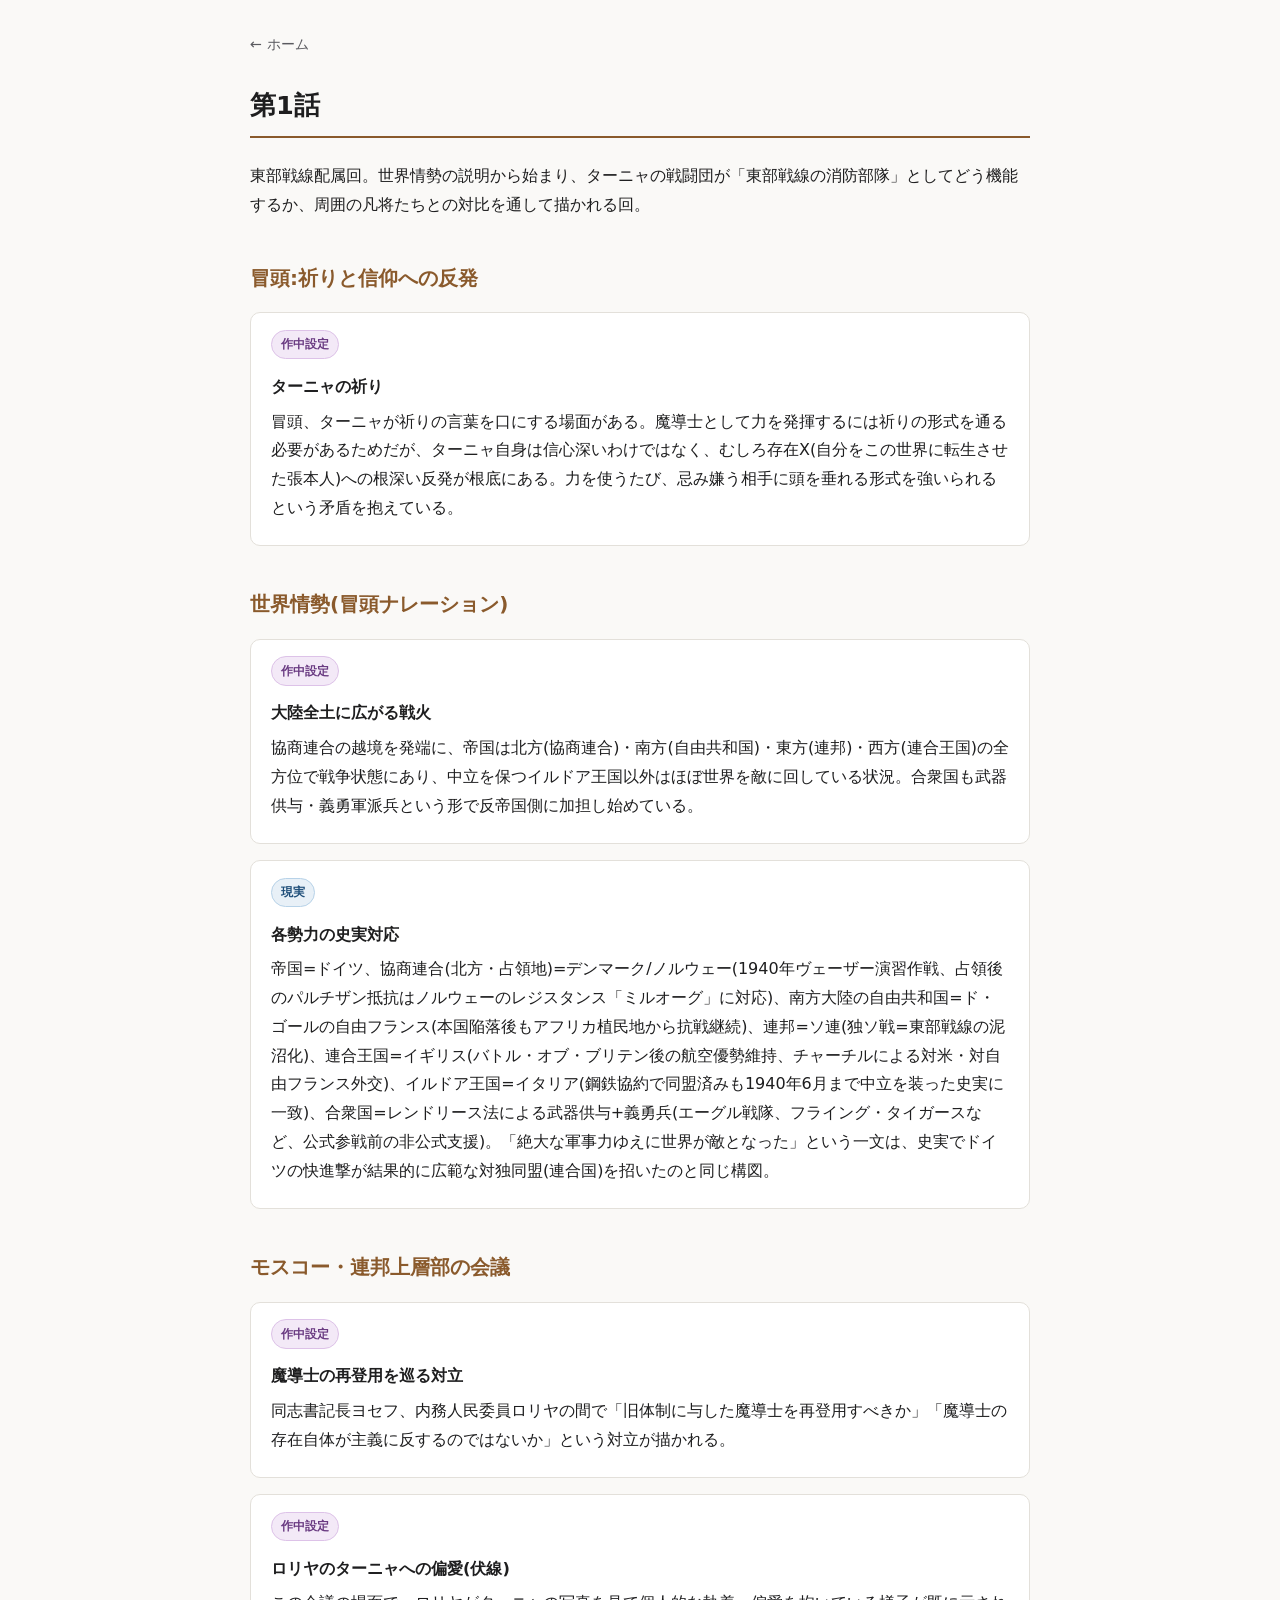
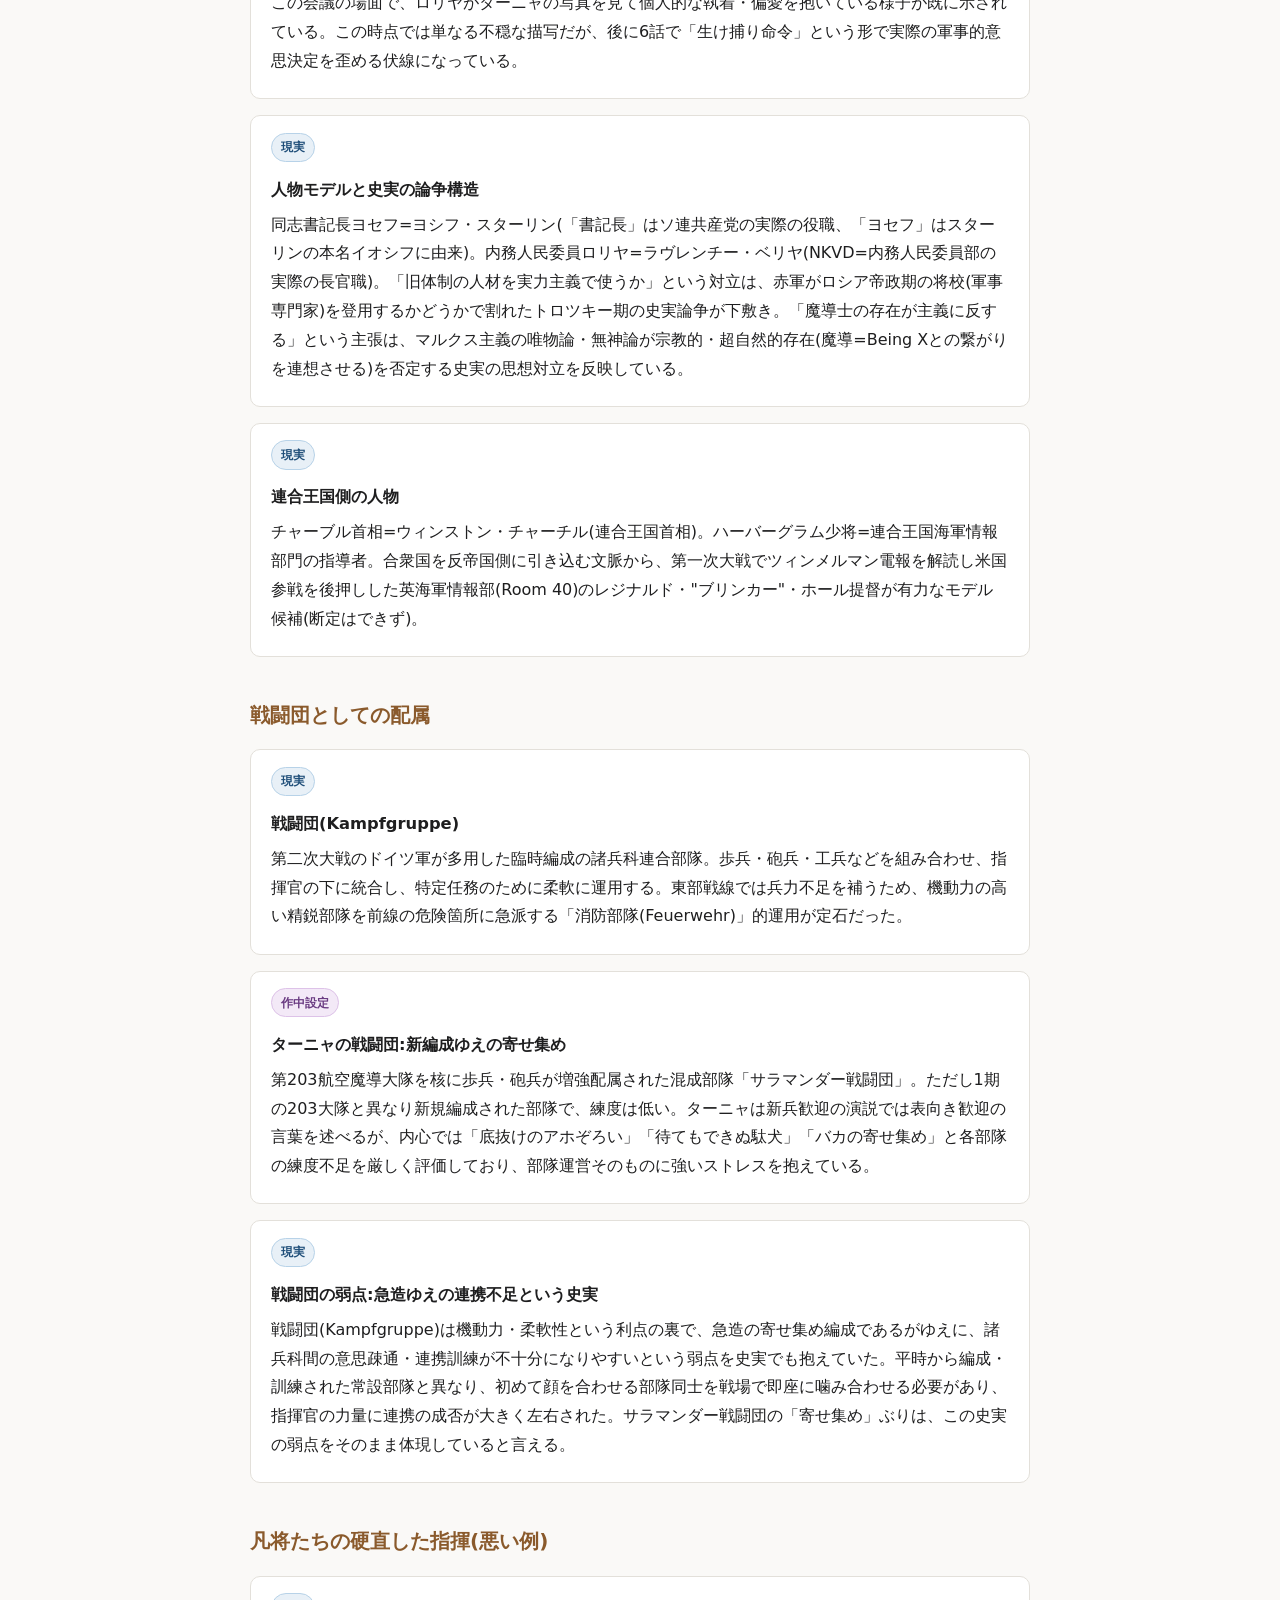
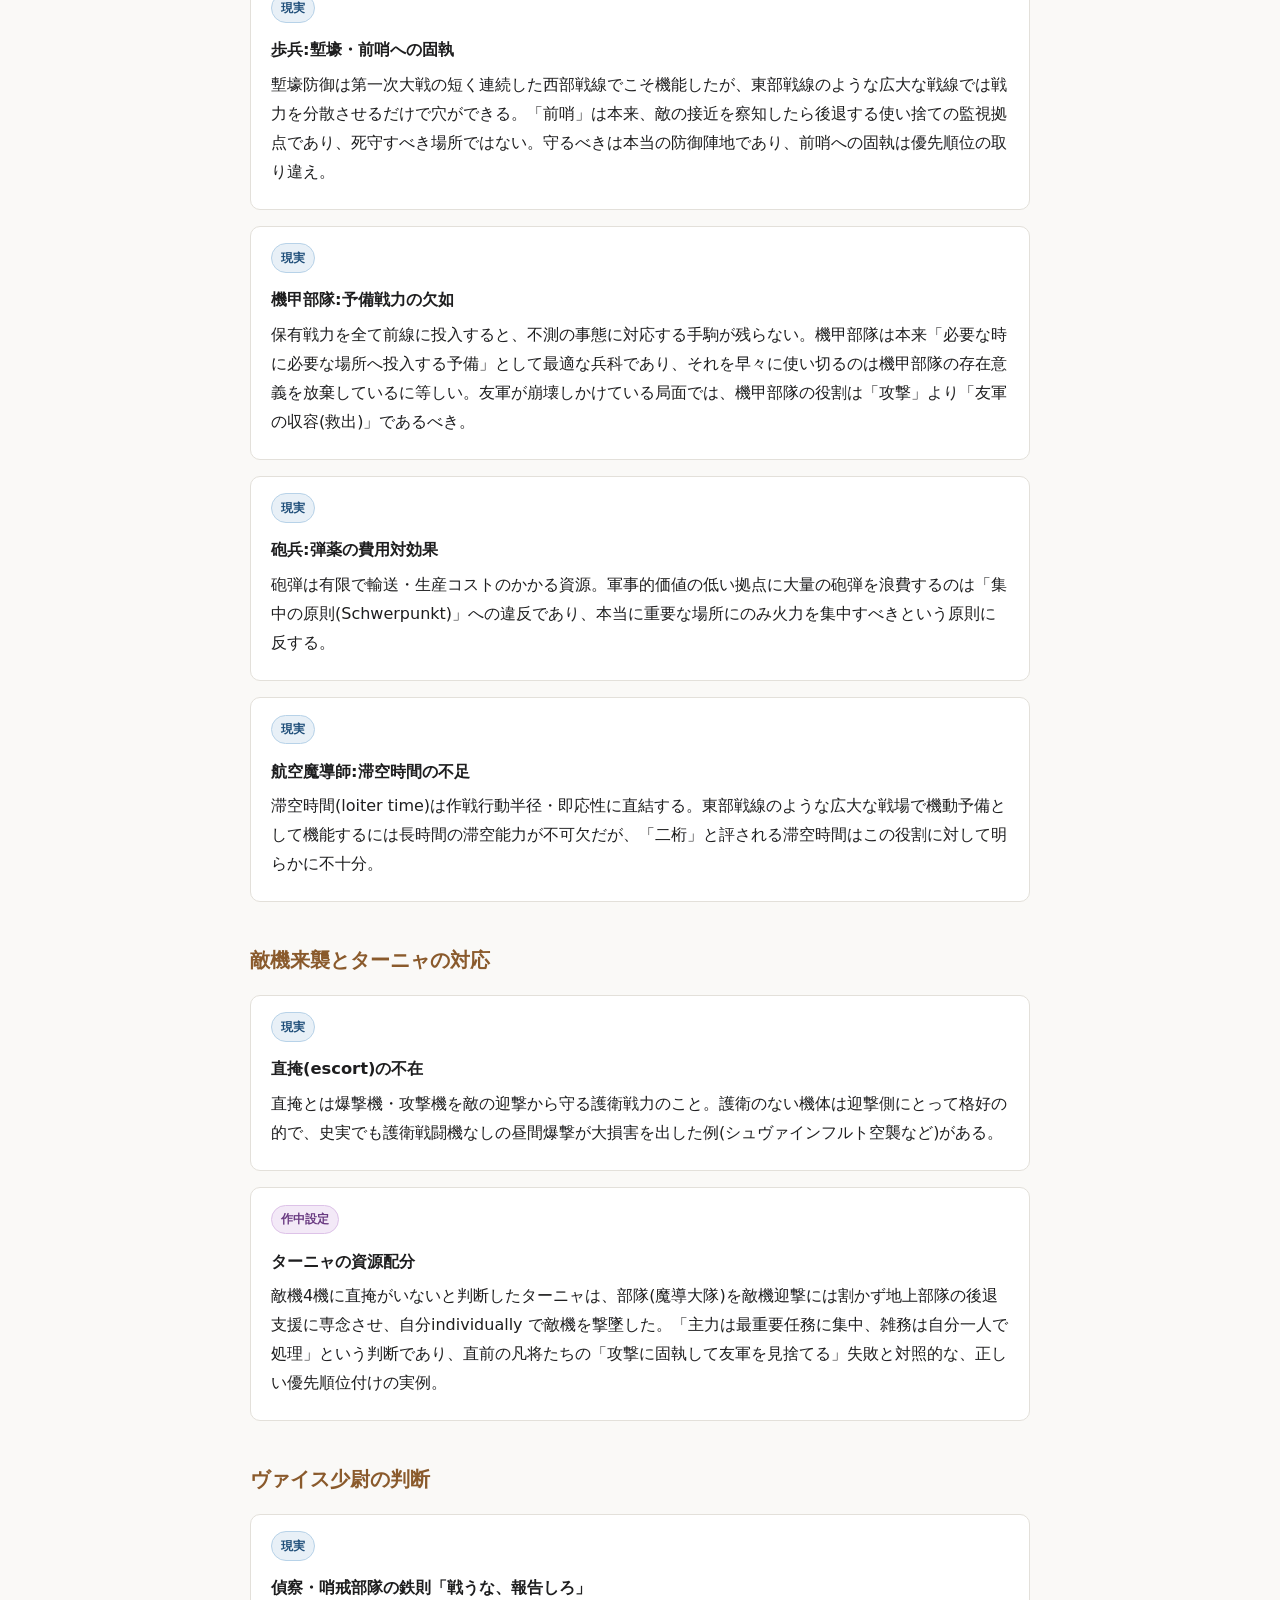
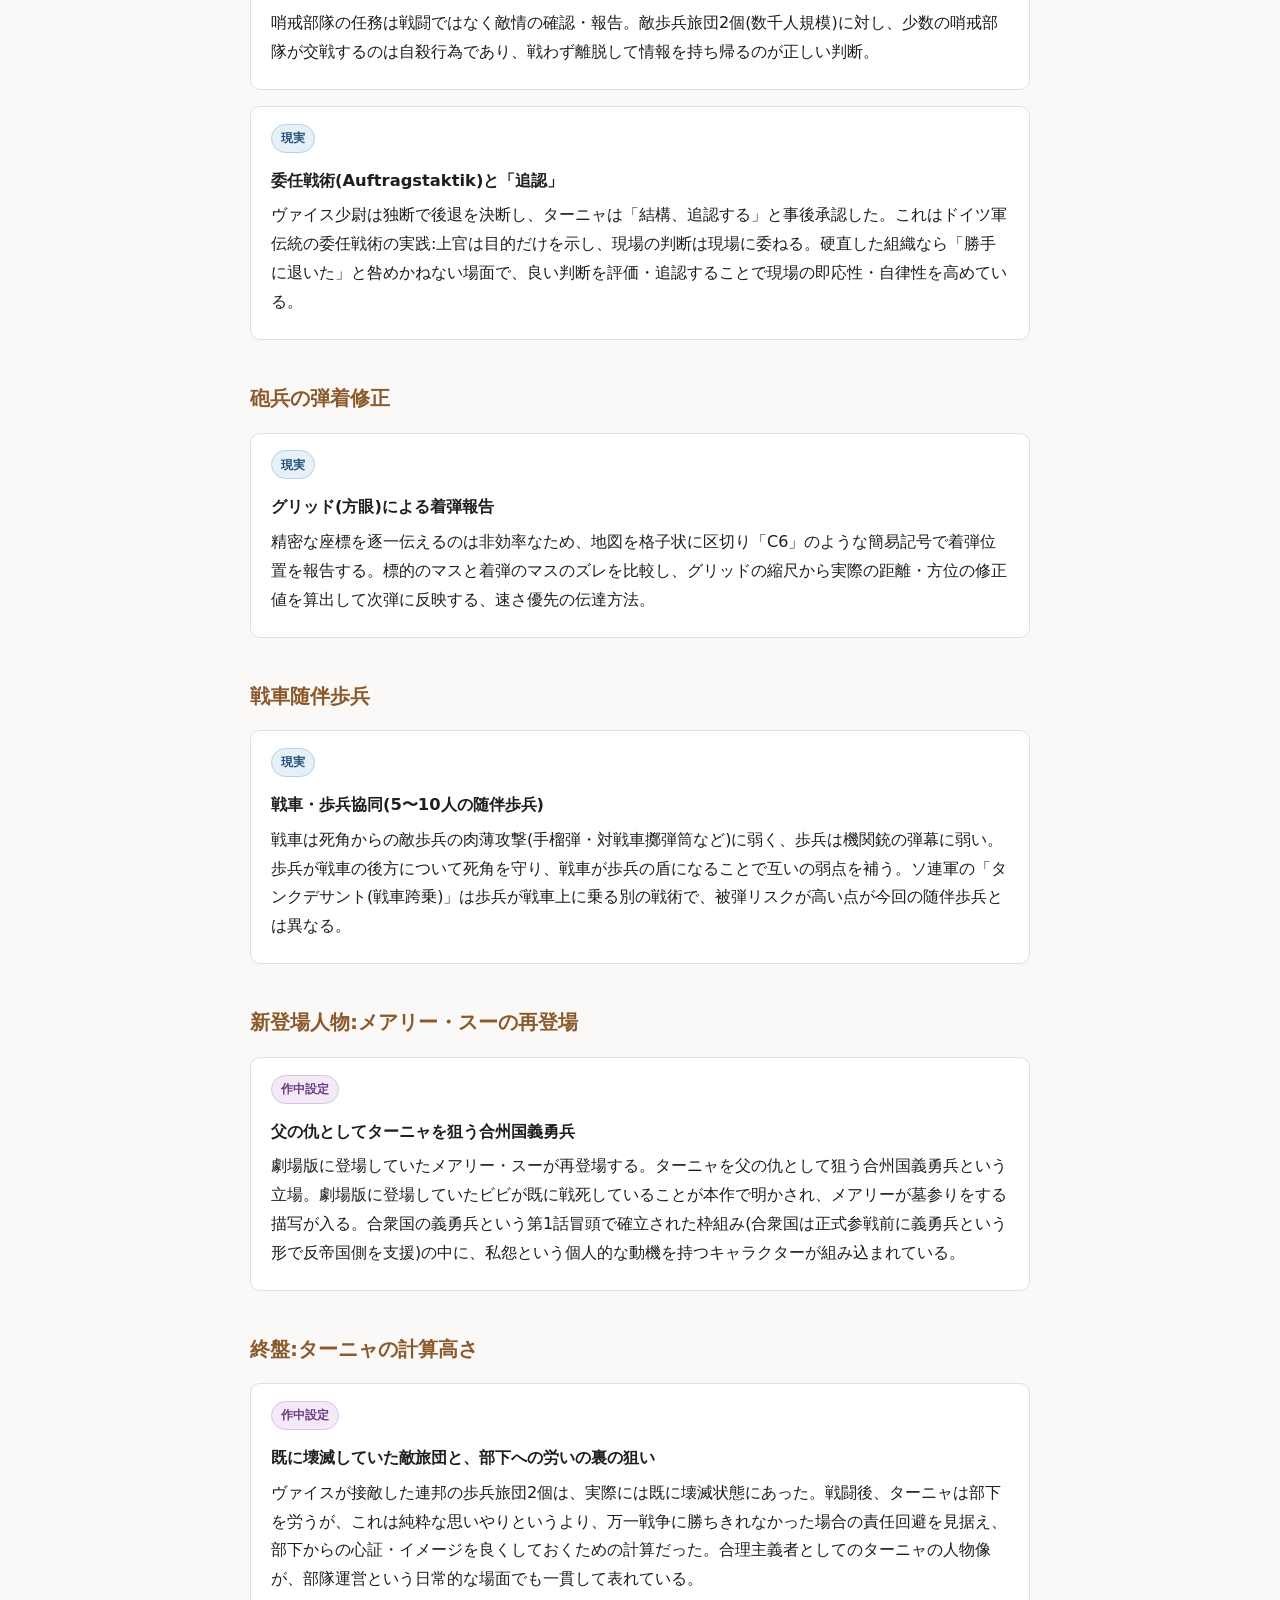
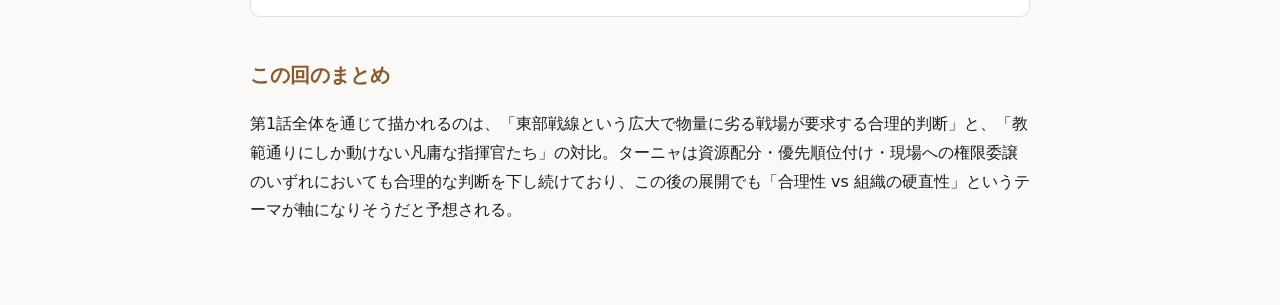
<file: episodes/ep01.html>
<!DOCTYPE html>
<html lang="ja">
<head>
<meta charset="UTF-8">
<title>第1話 | 幼女戦記2期 参謀日誌</title>
<link rel="stylesheet" href="../assets/style.css">
</head>
<body>
<div class="page">
  <nav class="crumbs"><a href="../index.html">← ホーム</a></nav>
  <h1>第1話</h1>
  <p>東部戦線配属回。世界情勢の説明から始まり、ターニャの戦闘団が「東部戦線の消防部隊」としてどう機能するか、周囲の凡将たちとの対比を通して描かれる回。</p>

  <h2>冒頭:祈りと信仰への反発</h2>
  <div class="entry">
    <span class="tag tag-fiction">作中設定</span>
    <p class="entry-title">ターニャの祈り</p>
    <p>冒頭、ターニャが祈りの言葉を口にする場面がある。魔導士として力を発揮するには祈りの形式を通る必要があるためだが、ターニャ自身は信心深いわけではなく、むしろ存在X(自分をこの世界に転生させた張本人)への根深い反発が根底にある。力を使うたび、忌み嫌う相手に頭を垂れる形式を強いられるという矛盾を抱えている。</p>
  </div>

  <h2>世界情勢(冒頭ナレーション)</h2>
  <div class="entry">
    <span class="tag tag-fiction">作中設定</span>
    <p class="entry-title">大陸全土に広がる戦火</p>
    <p>協商連合の越境を発端に、帝国は北方(協商連合)・南方(自由共和国)・東方(連邦)・西方(連合王国)の全方位で戦争状態にあり、中立を保つイルドア王国以外はほぼ世界を敵に回している状況。合衆国も武器供与・義勇軍派兵という形で反帝国側に加担し始めている。</p>
  </div>
  <div class="entry">
    <span class="tag tag-real">現実</span>
    <p class="entry-title">各勢力の史実対応</p>
    <p>帝国=ドイツ、協商連合(北方・占領地)=デンマーク/ノルウェー(1940年ヴェーザー演習作戦、占領後のパルチザン抵抗はノルウェーのレジスタンス「ミルオーグ」に対応)、南方大陸の自由共和国=ド・ゴールの自由フランス(本国陥落後もアフリカ植民地から抗戦継続)、連邦=ソ連(独ソ戦=東部戦線の泥沼化)、連合王国=イギリス(バトル・オブ・ブリテン後の航空優勢維持、チャーチルによる対米・対自由フランス外交)、イルドア王国=イタリア(鋼鉄協約で同盟済みも1940年6月まで中立を装った史実に一致)、合衆国=レンドリース法による武器供与+義勇兵(エーグル戦隊、フライング・タイガースなど、公式参戦前の非公式支援)。「絶大な軍事力ゆえに世界が敵となった」という一文は、史実でドイツの快進撃が結果的に広範な対独同盟(連合国)を招いたのと同じ構図。</p>
  </div>

  <h2>モスコー・連邦上層部の会議</h2>
  <div class="entry">
    <span class="tag tag-fiction">作中設定</span>
    <p class="entry-title">魔導士の再登用を巡る対立</p>
    <p>同志書記長ヨセフ、内務人民委員ロリヤの間で「旧体制に与した魔導士を再登用すべきか」「魔導士の存在自体が主義に反するのではないか」という対立が描かれる。</p>
  </div>
  <div class="entry">
    <span class="tag tag-fiction">作中設定</span>
    <p class="entry-title">ロリヤのターニャへの偏愛(伏線)</p>
    <p>この会議の場面で、ロリヤがターニャの写真を見て個人的な執着・偏愛を抱いている様子が既に示されている。この時点では単なる不穏な描写だが、後に6話で「生け捕り命令」という形で実際の軍事的意思決定を歪める伏線になっている。</p>
  </div>
  <div class="entry">
    <span class="tag tag-real">現実</span>
    <p class="entry-title">人物モデルと史実の論争構造</p>
    <p>同志書記長ヨセフ=ヨシフ・スターリン(「書記長」はソ連共産党の実際の役職、「ヨセフ」はスターリンの本名イオシフに由来)。内務人民委員ロリヤ=ラヴレンチー・ベリヤ(NKVD=内務人民委員部の実際の長官職)。「旧体制の人材を実力主義で使うか」という対立は、赤軍がロシア帝政期の将校(軍事専門家)を登用するかどうかで割れたトロツキー期の史実論争が下敷き。「魔導士の存在が主義に反する」という主張は、マルクス主義の唯物論・無神論が宗教的・超自然的存在(魔導=Being Xとの繋がりを連想させる)を否定する史実の思想対立を反映している。</p>
  </div>
  <div class="entry">
    <span class="tag tag-real">現実</span>
    <p class="entry-title">連合王国側の人物</p>
    <p>チャーブル首相=ウィンストン・チャーチル(連合王国首相)。ハーバーグラム少将=連合王国海軍情報部門の指導者。合衆国を反帝国側に引き込む文脈から、第一次大戦でツィンメルマン電報を解読し米国参戦を後押しした英海軍情報部(Room 40)のレジナルド・"ブリンカー"・ホール提督が有力なモデル候補(断定はできず)。</p>
  </div>

  <h2>戦闘団としての配属</h2>
  <div class="entry">
    <span class="tag tag-real">現実</span>
    <p class="entry-title">戦闘団(Kampfgruppe)</p>
    <p>第二次大戦のドイツ軍が多用した臨時編成の諸兵科連合部隊。歩兵・砲兵・工兵などを組み合わせ、指揮官の下に統合し、特定任務のために柔軟に運用する。東部戦線では兵力不足を補うため、機動力の高い精鋭部隊を前線の危険箇所に急派する「消防部隊(Feuerwehr)」的運用が定石だった。</p>
  </div>
  <div class="entry">
    <span class="tag tag-fiction">作中設定</span>
    <p class="entry-title">ターニャの戦闘団:新編成ゆえの寄せ集め</p>
    <p>第203航空魔導大隊を核に歩兵・砲兵が増強配属された混成部隊「サラマンダー戦闘団」。ただし1期の203大隊と異なり新規編成された部隊で、練度は低い。ターニャは新兵歓迎の演説では表向き歓迎の言葉を述べるが、内心では「底抜けのアホぞろい」「待てもできぬ駄犬」「バカの寄せ集め」と各部隊の練度不足を厳しく評価しており、部隊運営そのものに強いストレスを抱えている。</p>
  </div>
  <div class="entry">
    <span class="tag tag-real">現実</span>
    <p class="entry-title">戦闘団の弱点:急造ゆえの連携不足という史実</p>
    <p>戦闘団(Kampfgruppe)は機動力・柔軟性という利点の裏で、急造の寄せ集め編成であるがゆえに、諸兵科間の意思疎通・連携訓練が不十分になりやすいという弱点を史実でも抱えていた。平時から編成・訓練された常設部隊と異なり、初めて顔を合わせる部隊同士を戦場で即座に噛み合わせる必要があり、指揮官の力量に連携の成否が大きく左右された。サラマンダー戦闘団の「寄せ集め」ぶりは、この史実の弱点をそのまま体現していると言える。</p>
  </div>

  <h2>凡将たちの硬直した指揮(悪い例)</h2>
  <div class="entry">
    <span class="tag tag-real">現実</span>
    <p class="entry-title">歩兵:塹壕・前哨への固執</p>
    <p>塹壕防御は第一次大戦の短く連続した西部戦線でこそ機能したが、東部戦線のような広大な戦線では戦力を分散させるだけで穴ができる。「前哨」は本来、敵の接近を察知したら後退する使い捨ての監視拠点であり、死守すべき場所ではない。守るべきは本当の防御陣地であり、前哨への固執は優先順位の取り違え。</p>
  </div>
  <div class="entry">
    <span class="tag tag-real">現実</span>
    <p class="entry-title">機甲部隊:予備戦力の欠如</p>
    <p>保有戦力を全て前線に投入すると、不測の事態に対応する手駒が残らない。機甲部隊は本来「必要な時に必要な場所へ投入する予備」として最適な兵科であり、それを早々に使い切るのは機甲部隊の存在意義を放棄しているに等しい。友軍が崩壊しかけている局面では、機甲部隊の役割は「攻撃」より「友軍の収容(救出)」であるべき。</p>
  </div>
  <div class="entry">
    <span class="tag tag-real">現実</span>
    <p class="entry-title">砲兵:弾薬の費用対効果</p>
    <p>砲弾は有限で輸送・生産コストのかかる資源。軍事的価値の低い拠点に大量の砲弾を浪費するのは「集中の原則(Schwerpunkt)」への違反であり、本当に重要な場所にのみ火力を集中すべきという原則に反する。</p>
  </div>
  <div class="entry">
    <span class="tag tag-real">現実</span>
    <p class="entry-title">航空魔導師:滞空時間の不足</p>
    <p>滞空時間(loiter time)は作戦行動半径・即応性に直結する。東部戦線のような広大な戦場で機動予備として機能するには長時間の滞空能力が不可欠だが、「二桁」と評される滞空時間はこの役割に対して明らかに不十分。</p>
  </div>

  <h2>敵機来襲とターニャの対応</h2>
  <div class="entry">
    <span class="tag tag-real">現実</span>
    <p class="entry-title">直掩(escort)の不在</p>
    <p>直掩とは爆撃機・攻撃機を敵の迎撃から守る護衛戦力のこと。護衛のない機体は迎撃側にとって格好の的で、史実でも護衛戦闘機なしの昼間爆撃が大損害を出した例(シュヴァインフルト空襲など)がある。</p>
  </div>
  <div class="entry">
    <span class="tag tag-fiction">作中設定</span>
    <p class="entry-title">ターニャの資源配分</p>
    <p>敵機4機に直掩がいないと判断したターニャは、部隊(魔導大隊)を敵機迎撃には割かず地上部隊の後退支援に専念させ、自分individually で敵機を撃墜した。「主力は最重要任務に集中、雑務は自分一人で処理」という判断であり、直前の凡将たちの「攻撃に固執して友軍を見捨てる」失敗と対照的な、正しい優先順位付けの実例。</p>
  </div>

  <h2>ヴァイス少尉の判断</h2>
  <div class="entry">
    <span class="tag tag-real">現実</span>
    <p class="entry-title">偵察・哨戒部隊の鉄則「戦うな、報告しろ」</p>
    <p>哨戒部隊の任務は戦闘ではなく敵情の確認・報告。敵歩兵旅団2個(数千人規模)に対し、少数の哨戒部隊が交戦するのは自殺行為であり、戦わず離脱して情報を持ち帰るのが正しい判断。</p>
  </div>
  <div class="entry">
    <span class="tag tag-real">現実</span>
    <p class="entry-title">委任戦術(Auftragstaktik)と「追認」</p>
    <p>ヴァイス少尉は独断で後退を決断し、ターニャは「結構、追認する」と事後承認した。これはドイツ軍伝統の委任戦術の実践:上官は目的だけを示し、現場の判断は現場に委ねる。硬直した組織なら「勝手に退いた」と咎めかねない場面で、良い判断を評価・追認することで現場の即応性・自律性を高めている。</p>
  </div>

  <h2>砲兵の弾着修正</h2>
  <div class="entry">
    <span class="tag tag-real">現実</span>
    <p class="entry-title">グリッド(方眼)による着弾報告</p>
    <p>精密な座標を逐一伝えるのは非効率なため、地図を格子状に区切り「C6」のような簡易記号で着弾位置を報告する。標的のマスと着弾のマスのズレを比較し、グリッドの縮尺から実際の距離・方位の修正値を算出して次弾に反映する、速さ優先の伝達方法。</p>
  </div>

  <h2>戦車随伴歩兵</h2>
  <div class="entry">
    <span class="tag tag-real">現実</span>
    <p class="entry-title">戦車・歩兵協同(5〜10人の随伴歩兵)</p>
    <p>戦車は死角からの敵歩兵の肉薄攻撃(手榴弾・対戦車擲弾筒など)に弱く、歩兵は機関銃の弾幕に弱い。歩兵が戦車の後方について死角を守り、戦車が歩兵の盾になることで互いの弱点を補う。ソ連軍の「タンクデサント(戦車跨乗)」は歩兵が戦車上に乗る別の戦術で、被弾リスクが高い点が今回の随伴歩兵とは異なる。</p>
  </div>

  <h2>新登場人物:メアリー・スーの再登場</h2>
  <div class="entry">
    <span class="tag tag-fiction">作中設定</span>
    <p class="entry-title">父の仇としてターニャを狙う合州国義勇兵</p>
    <p>劇場版に登場していたメアリー・スーが再登場する。ターニャを父の仇として狙う合州国義勇兵という立場。劇場版に登場していたビビが既に戦死していることが本作で明かされ、メアリーが墓参りをする描写が入る。合衆国の義勇兵という第1話冒頭で確立された枠組み(合衆国は正式参戦前に義勇兵という形で反帝国側を支援)の中に、私怨という個人的な動機を持つキャラクターが組み込まれている。</p>
  </div>

  <h2>終盤:ターニャの計算高さ</h2>
  <div class="entry">
    <span class="tag tag-fiction">作中設定</span>
    <p class="entry-title">既に壊滅していた敵旅団と、部下への労いの裏の狙い</p>
    <p>ヴァイスが接敵した連邦の歩兵旅団2個は、実際には既に壊滅状態にあった。戦闘後、ターニャは部下を労うが、これは純粋な思いやりというより、万一戦争に勝ちきれなかった場合の責任回避を見据え、部下からの心証・イメージを良くしておくための計算だった。合理主義者としてのターニャの人物像が、部隊運営という日常的な場面でも一貫して表れている。</p>
  </div>

  <h2>この回のまとめ</h2>
  <p>第1話全体を通じて描かれるのは、「東部戦線という広大で物量に劣る戦場が要求する合理的判断」と、「教範通りにしか動けない凡庸な指揮官たち」の対比。ターニャは資源配分・優先順位付け・現場への権限委譲のいずれにおいても合理的な判断を下し続けており、この後の展開でも「合理性 vs 組織の硬直性」というテーマが軸になりそうだと予想される。</p>
</div>
</body>
</html>
</file>
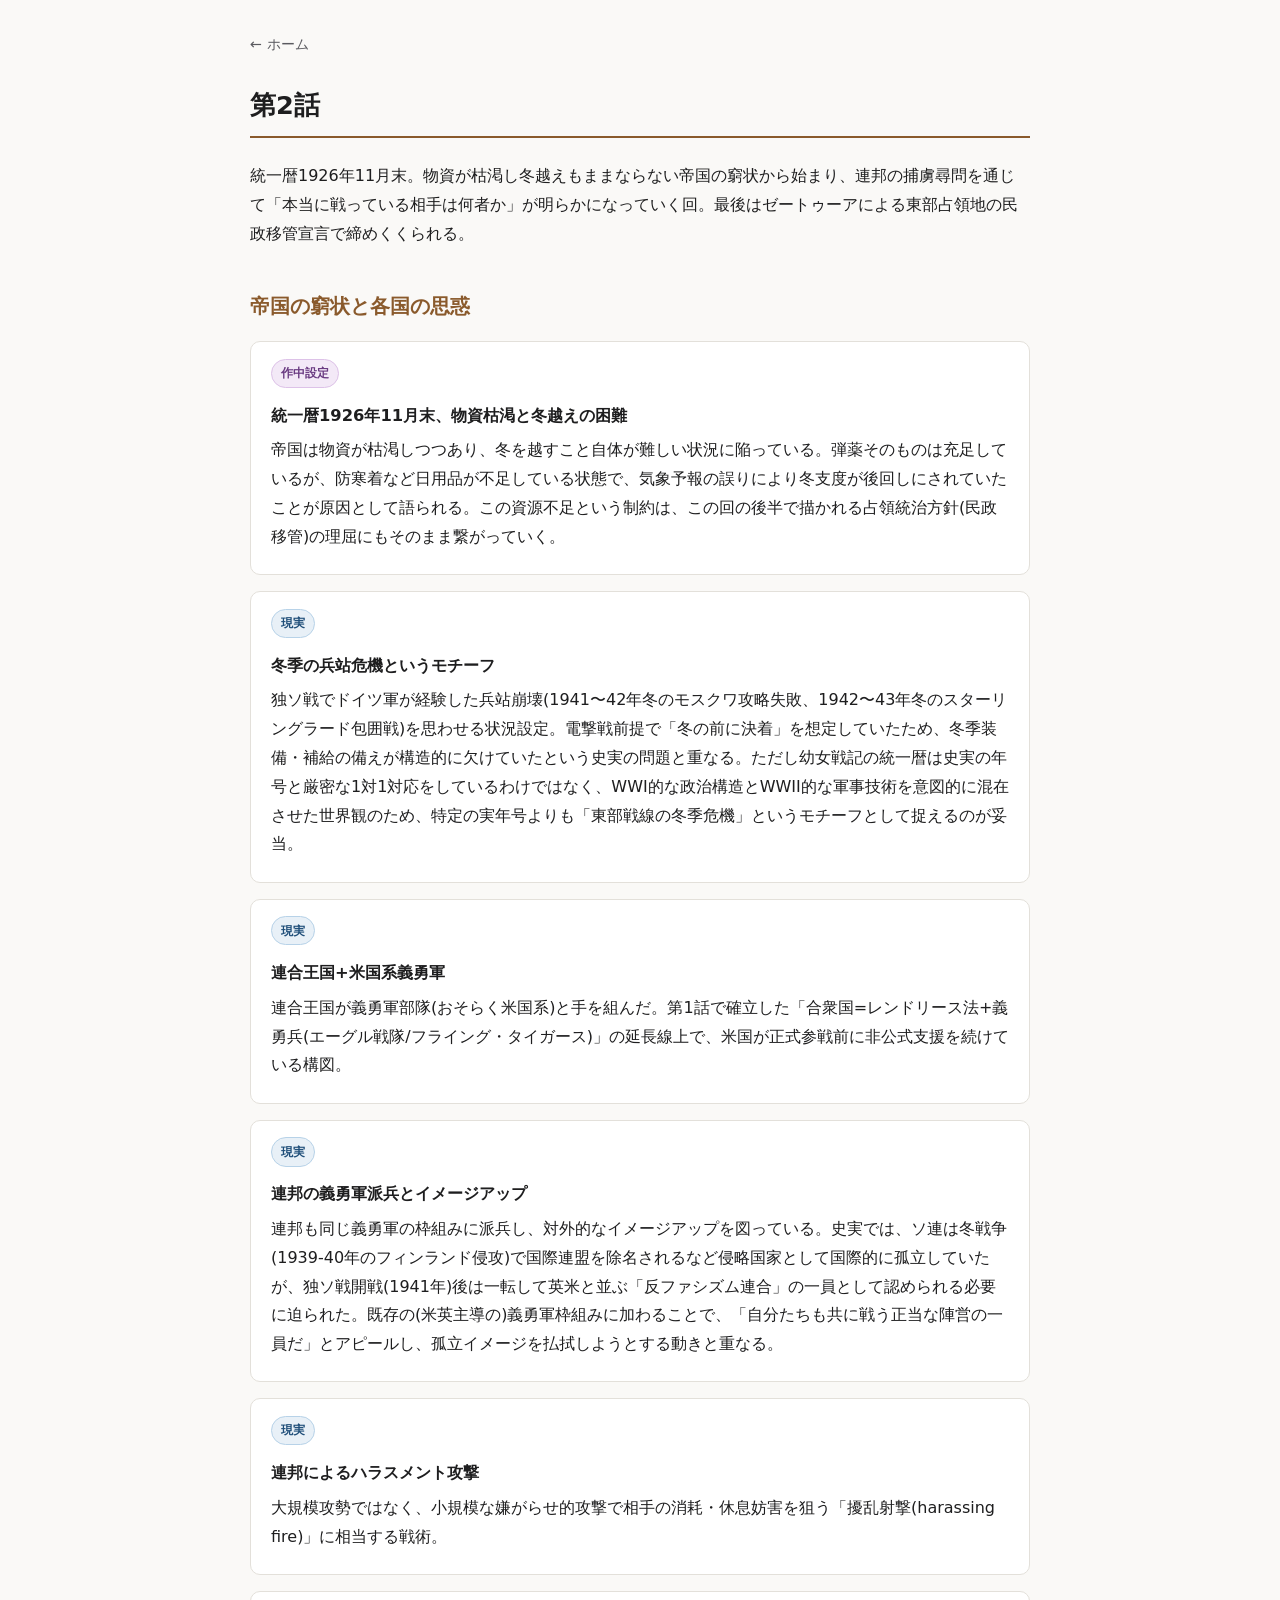
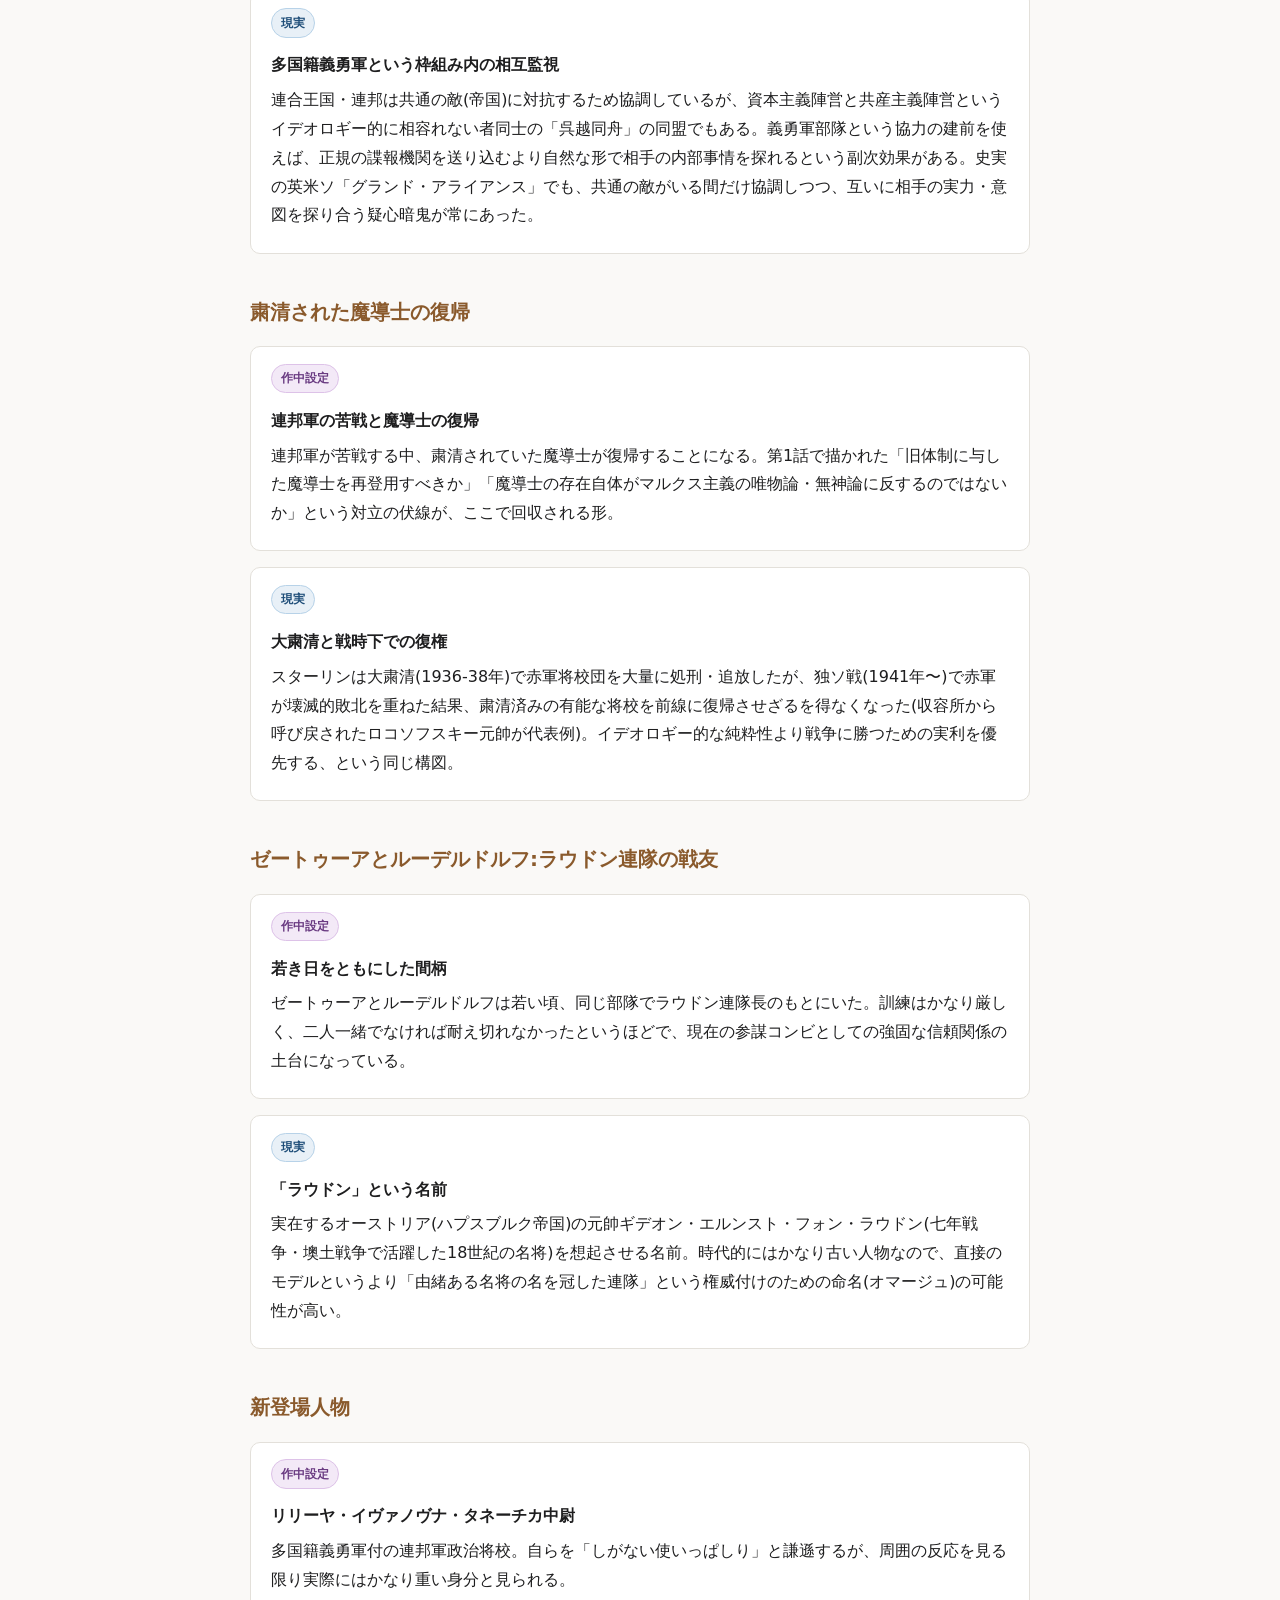
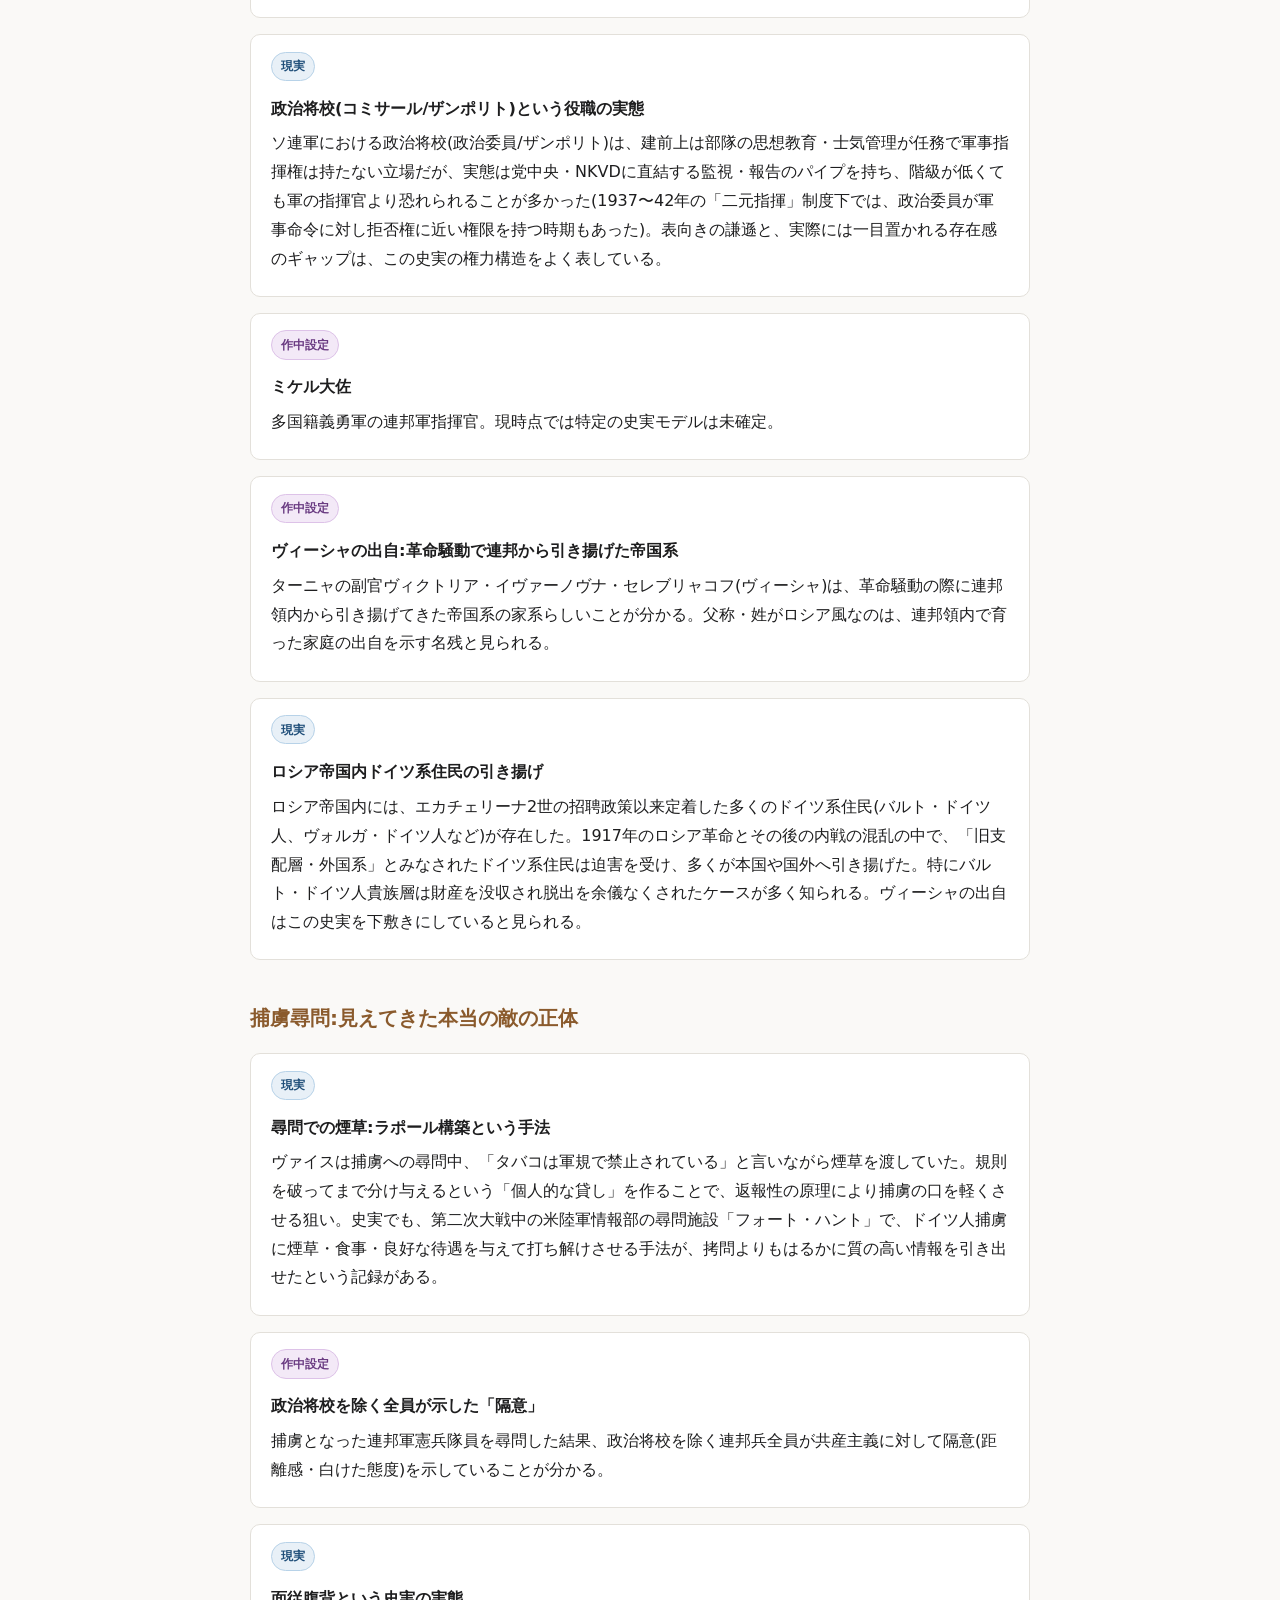
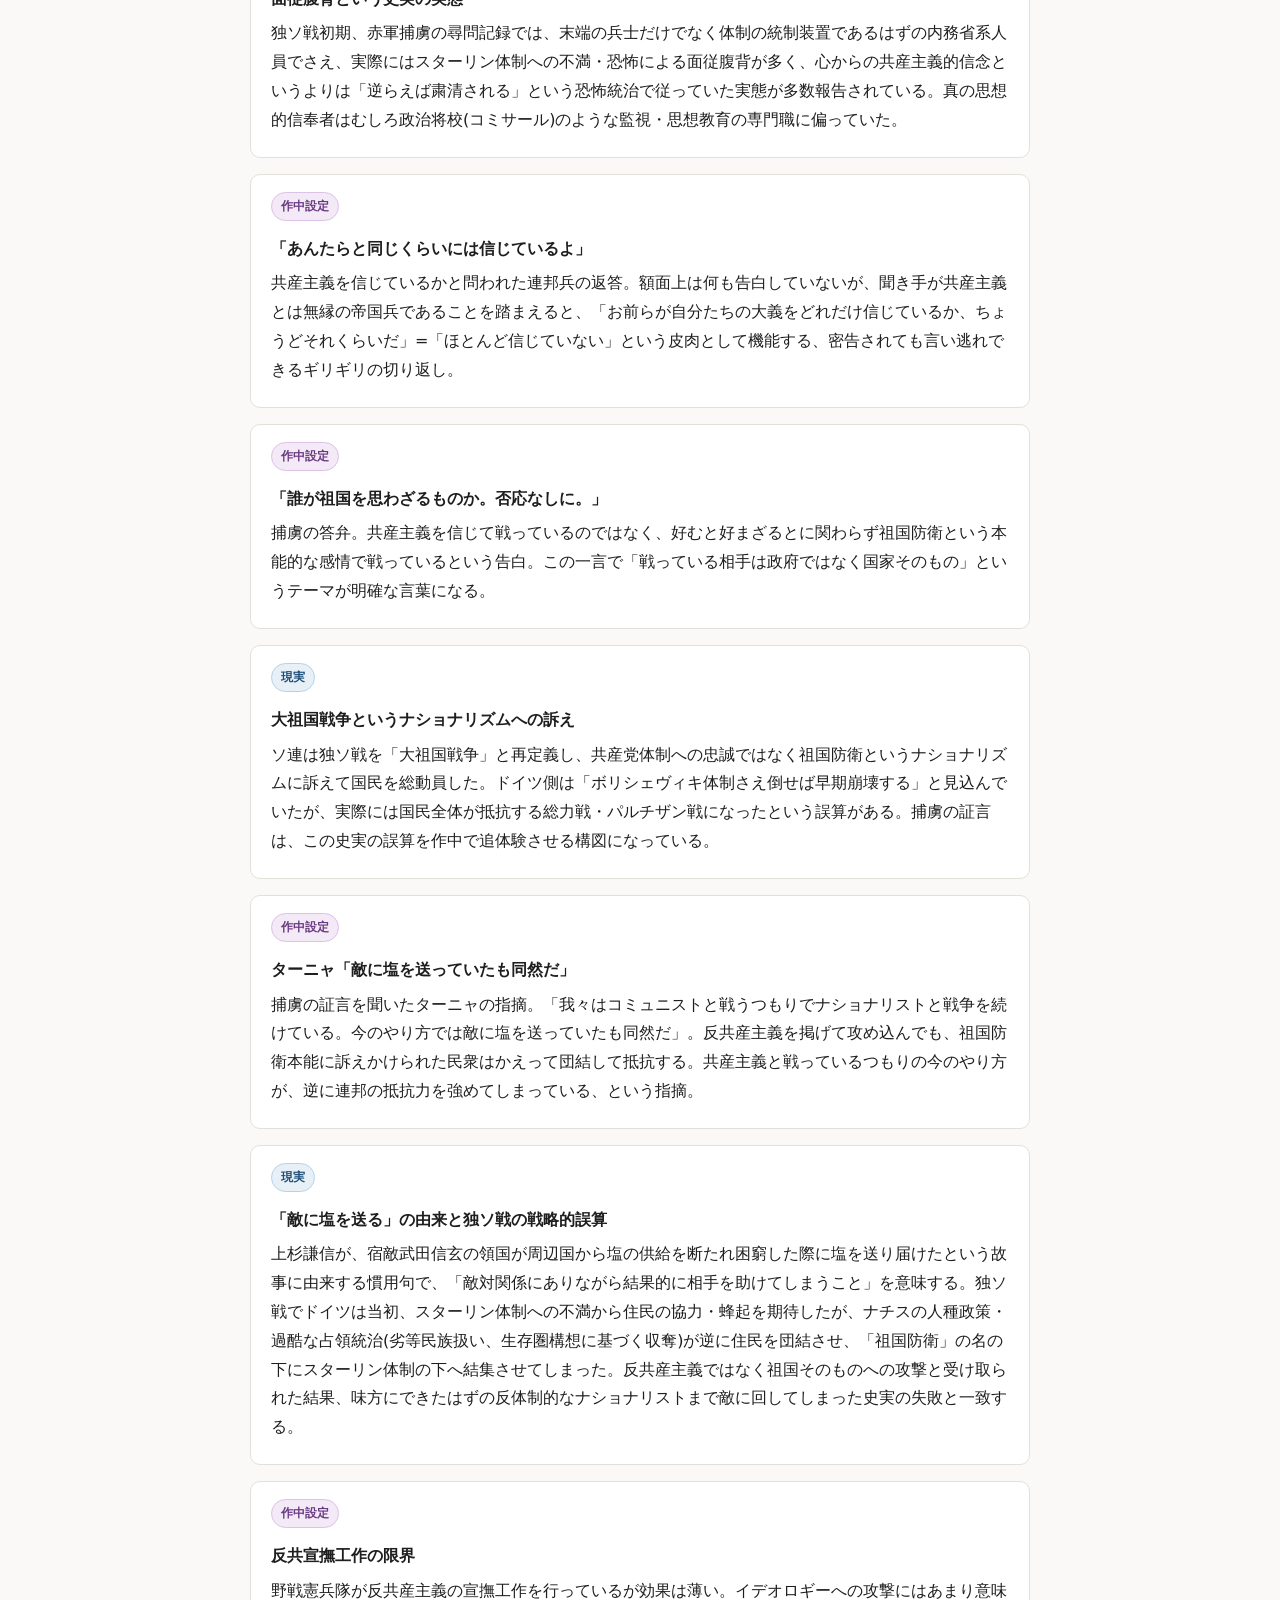
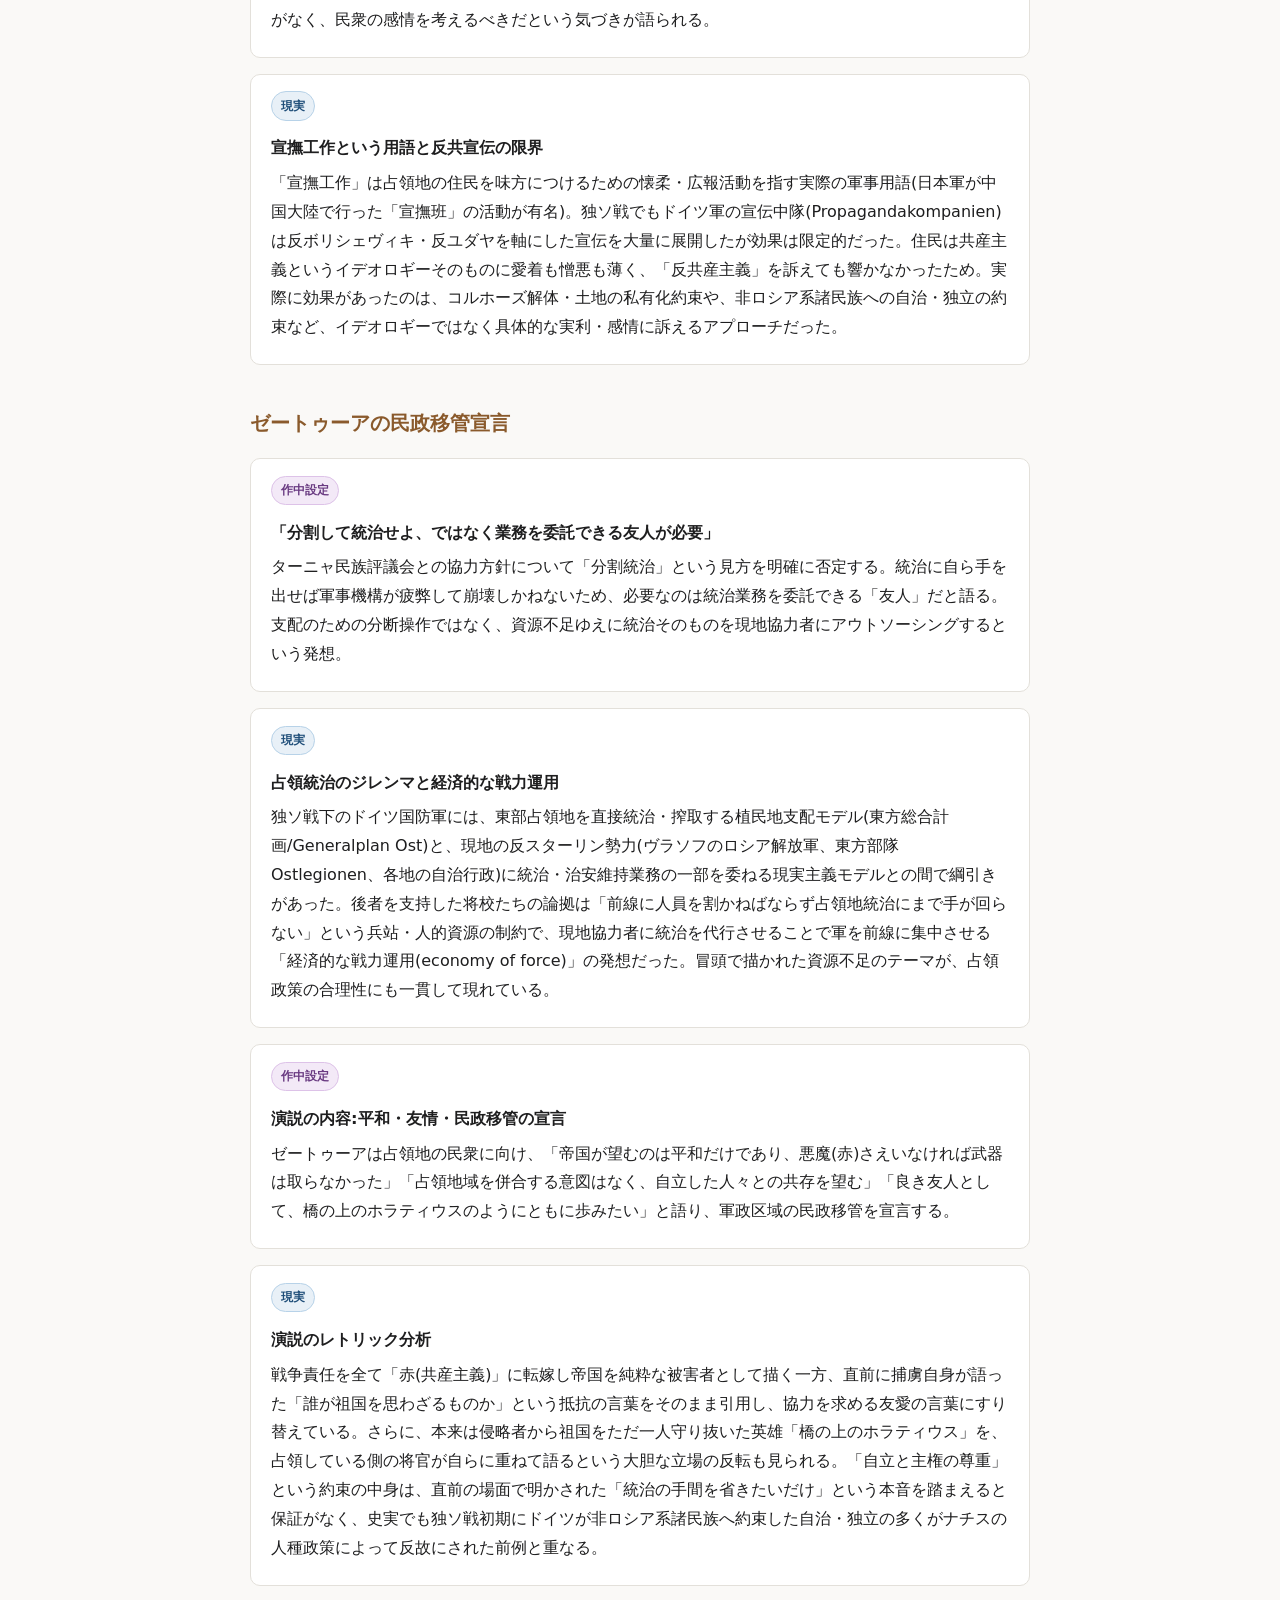
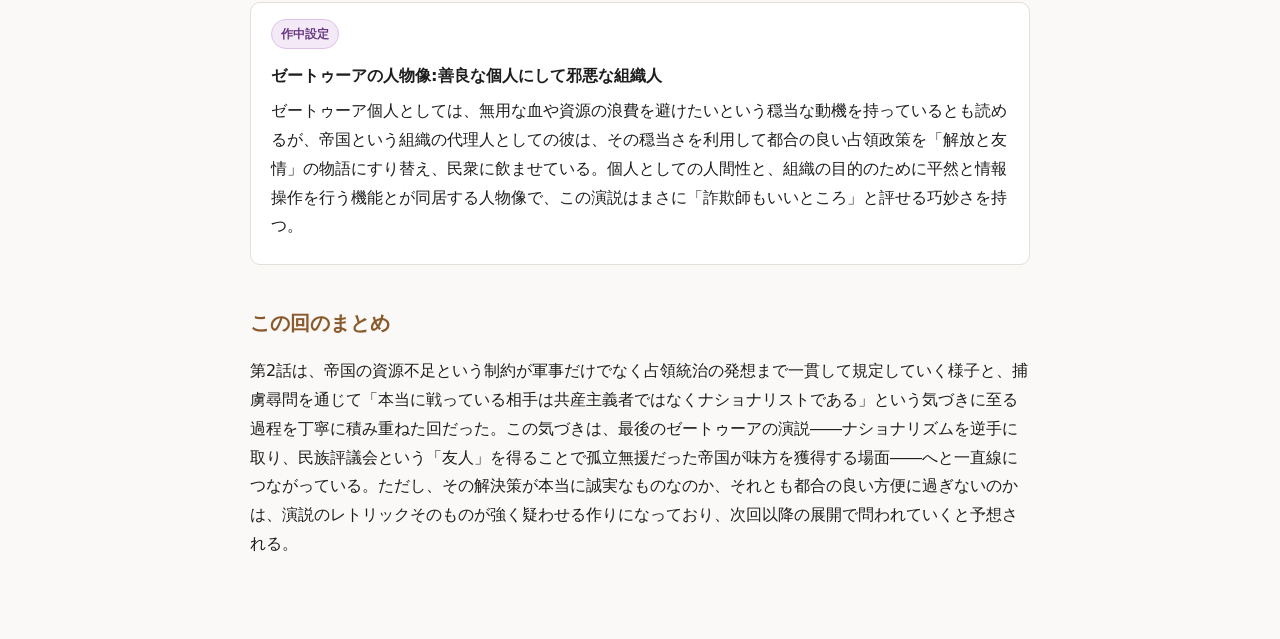
<file: episodes/ep02.html>
<!DOCTYPE html>
<html lang="ja">
<head>
<meta charset="UTF-8">
<title>第2話 | 幼女戦記2期 参謀日誌</title>
<link rel="stylesheet" href="../assets/style.css">
</head>
<body>
<div class="page">
  <nav class="crumbs"><a href="../index.html">← ホーム</a></nav>
  <h1>第2話</h1>
  <p>統一暦1926年11月末。物資が枯渇し冬越えもままならない帝国の窮状から始まり、連邦の捕虜尋問を通じて「本当に戦っている相手は何者か」が明らかになっていく回。最後はゼートゥーアによる東部占領地の民政移管宣言で締めくくられる。</p>

  <h2>帝国の窮状と各国の思惑</h2>
  <div class="entry">
    <span class="tag tag-fiction">作中設定</span>
    <p class="entry-title">統一暦1926年11月末、物資枯渇と冬越えの困難</p>
    <p>帝国は物資が枯渇しつつあり、冬を越すこと自体が難しい状況に陥っている。弾薬そのものは充足しているが、防寒着など日用品が不足している状態で、気象予報の誤りにより冬支度が後回しにされていたことが原因として語られる。この資源不足という制約は、この回の後半で描かれる占領統治方針(民政移管)の理屈にもそのまま繋がっていく。</p>
  </div>
  <div class="entry">
    <span class="tag tag-real">現実</span>
    <p class="entry-title">冬季の兵站危機というモチーフ</p>
    <p>独ソ戦でドイツ軍が経験した兵站崩壊(1941〜42年冬のモスクワ攻略失敗、1942〜43年冬のスターリングラード包囲戦)を思わせる状況設定。電撃戦前提で「冬の前に決着」を想定していたため、冬季装備・補給の備えが構造的に欠けていたという史実の問題と重なる。ただし幼女戦記の統一暦は史実の年号と厳密な1対1対応をしているわけではなく、WWI的な政治構造とWWII的な軍事技術を意図的に混在させた世界観のため、特定の実年号よりも「東部戦線の冬季危機」というモチーフとして捉えるのが妥当。</p>
  </div>
  <div class="entry">
    <span class="tag tag-real">現実</span>
    <p class="entry-title">連合王国+米国系義勇軍</p>
    <p>連合王国が義勇軍部隊(おそらく米国系)と手を組んだ。第1話で確立した「合衆国=レンドリース法+義勇兵(エーグル戦隊/フライング・タイガース)」の延長線上で、米国が正式参戦前に非公式支援を続けている構図。</p>
  </div>
  <div class="entry">
    <span class="tag tag-real">現実</span>
    <p class="entry-title">連邦の義勇軍派兵とイメージアップ</p>
    <p>連邦も同じ義勇軍の枠組みに派兵し、対外的なイメージアップを図っている。史実では、ソ連は冬戦争(1939-40年のフィンランド侵攻)で国際連盟を除名されるなど侵略国家として国際的に孤立していたが、独ソ戦開戦(1941年)後は一転して英米と並ぶ「反ファシズム連合」の一員として認められる必要に迫られた。既存の(米英主導の)義勇軍枠組みに加わることで、「自分たちも共に戦う正当な陣営の一員だ」とアピールし、孤立イメージを払拭しようとする動きと重なる。</p>
  </div>
  <div class="entry">
    <span class="tag tag-real">現実</span>
    <p class="entry-title">連邦によるハラスメント攻撃</p>
    <p>大規模攻勢ではなく、小規模な嫌がらせ的攻撃で相手の消耗・休息妨害を狙う「擾乱射撃(harassing fire)」に相当する戦術。</p>
  </div>
  <div class="entry">
    <span class="tag tag-real">現実</span>
    <p class="entry-title">多国籍義勇軍という枠組み内の相互監視</p>
    <p>連合王国・連邦は共通の敵(帝国)に対抗するため協調しているが、資本主義陣営と共産主義陣営というイデオロギー的に相容れない者同士の「呉越同舟」の同盟でもある。義勇軍部隊という協力の建前を使えば、正規の諜報機関を送り込むより自然な形で相手の内部事情を探れるという副次効果がある。史実の英米ソ「グランド・アライアンス」でも、共通の敵がいる間だけ協調しつつ、互いに相手の実力・意図を探り合う疑心暗鬼が常にあった。</p>
  </div>

  <h2>粛清された魔導士の復帰</h2>
  <div class="entry">
    <span class="tag tag-fiction">作中設定</span>
    <p class="entry-title">連邦軍の苦戦と魔導士の復帰</p>
    <p>連邦軍が苦戦する中、粛清されていた魔導士が復帰することになる。第1話で描かれた「旧体制に与した魔導士を再登用すべきか」「魔導士の存在自体がマルクス主義の唯物論・無神論に反するのではないか」という対立の伏線が、ここで回収される形。</p>
  </div>
  <div class="entry">
    <span class="tag tag-real">現実</span>
    <p class="entry-title">大粛清と戦時下での復権</p>
    <p>スターリンは大粛清(1936-38年)で赤軍将校団を大量に処刑・追放したが、独ソ戦(1941年〜)で赤軍が壊滅的敗北を重ねた結果、粛清済みの有能な将校を前線に復帰させざるを得なくなった(収容所から呼び戻されたロコソフスキー元帥が代表例)。イデオロギー的な純粋性より戦争に勝つための実利を優先する、という同じ構図。</p>
  </div>

  <h2>ゼートゥーアとルーデルドルフ:ラウドン連隊の戦友</h2>
  <div class="entry">
    <span class="tag tag-fiction">作中設定</span>
    <p class="entry-title">若き日をともにした間柄</p>
    <p>ゼートゥーアとルーデルドルフは若い頃、同じ部隊でラウドン連隊長のもとにいた。訓練はかなり厳しく、二人一緒でなければ耐え切れなかったというほどで、現在の参謀コンビとしての強固な信頼関係の土台になっている。</p>
  </div>
  <div class="entry">
    <span class="tag tag-real">現実</span>
    <p class="entry-title">「ラウドン」という名前</p>
    <p>実在するオーストリア(ハプスブルク帝国)の元帥ギデオン・エルンスト・フォン・ラウドン(七年戦争・墺土戦争で活躍した18世紀の名将)を想起させる名前。時代的にはかなり古い人物なので、直接のモデルというより「由緒ある名将の名を冠した連隊」という権威付けのための命名(オマージュ)の可能性が高い。</p>
  </div>

  <h2>新登場人物</h2>
  <div class="entry">
    <span class="tag tag-fiction">作中設定</span>
    <p class="entry-title">リリーヤ・イヴァノヴナ・タネーチカ中尉</p>
    <p>多国籍義勇軍付の連邦軍政治将校。自らを「しがない使いっぱしり」と謙遜するが、周囲の反応を見る限り実際にはかなり重い身分と見られる。</p>
  </div>
  <div class="entry">
    <span class="tag tag-real">現実</span>
    <p class="entry-title">政治将校(コミサール/ザンポリト)という役職の実態</p>
    <p>ソ連軍における政治将校(政治委員/ザンポリト)は、建前上は部隊の思想教育・士気管理が任務で軍事指揮権は持たない立場だが、実態は党中央・NKVDに直結する監視・報告のパイプを持ち、階級が低くても軍の指揮官より恐れられることが多かった(1937〜42年の「二元指揮」制度下では、政治委員が軍事命令に対し拒否権に近い権限を持つ時期もあった)。表向きの謙遜と、実際には一目置かれる存在感のギャップは、この史実の権力構造をよく表している。</p>
  </div>
  <div class="entry">
    <span class="tag tag-fiction">作中設定</span>
    <p class="entry-title">ミケル大佐</p>
    <p>多国籍義勇軍の連邦軍指揮官。現時点では特定の史実モデルは未確定。</p>
  </div>
  <div class="entry">
    <span class="tag tag-fiction">作中設定</span>
    <p class="entry-title">ヴィーシャの出自:革命騒動で連邦から引き揚げた帝国系</p>
    <p>ターニャの副官ヴィクトリア・イヴァーノヴナ・セレブリャコフ(ヴィーシャ)は、革命騒動の際に連邦領内から引き揚げてきた帝国系の家系らしいことが分かる。父称・姓がロシア風なのは、連邦領内で育った家庭の出自を示す名残と見られる。</p>
  </div>
  <div class="entry">
    <span class="tag tag-real">現実</span>
    <p class="entry-title">ロシア帝国内ドイツ系住民の引き揚げ</p>
    <p>ロシア帝国内には、エカチェリーナ2世の招聘政策以来定着した多くのドイツ系住民(バルト・ドイツ人、ヴォルガ・ドイツ人など)が存在した。1917年のロシア革命とその後の内戦の混乱の中で、「旧支配層・外国系」とみなされたドイツ系住民は迫害を受け、多くが本国や国外へ引き揚げた。特にバルト・ドイツ人貴族層は財産を没収され脱出を余儀なくされたケースが多く知られる。ヴィーシャの出自はこの史実を下敷きにしていると見られる。</p>
  </div>

  <h2>捕虜尋問:見えてきた本当の敵の正体</h2>
  <div class="entry">
    <span class="tag tag-real">現実</span>
    <p class="entry-title">尋問での煙草:ラポール構築という手法</p>
    <p>ヴァイスは捕虜への尋問中、「タバコは軍規で禁止されている」と言いながら煙草を渡していた。規則を破ってまで分け与えるという「個人的な貸し」を作ることで、返報性の原理により捕虜の口を軽くさせる狙い。史実でも、第二次大戦中の米陸軍情報部の尋問施設「フォート・ハント」で、ドイツ人捕虜に煙草・食事・良好な待遇を与えて打ち解けさせる手法が、拷問よりもはるかに質の高い情報を引き出せたという記録がある。</p>
  </div>
  <div class="entry">
    <span class="tag tag-fiction">作中設定</span>
    <p class="entry-title">政治将校を除く全員が示した「隔意」</p>
    <p>捕虜となった連邦軍憲兵隊員を尋問した結果、政治将校を除く連邦兵全員が共産主義に対して隔意(距離感・白けた態度)を示していることが分かる。</p>
  </div>
  <div class="entry">
    <span class="tag tag-real">現実</span>
    <p class="entry-title">面従腹背という史実の実態</p>
    <p>独ソ戦初期、赤軍捕虜の尋問記録では、末端の兵士だけでなく体制の統制装置であるはずの内務省系人員でさえ、実際にはスターリン体制への不満・恐怖による面従腹背が多く、心からの共産主義的信念というよりは「逆らえば粛清される」という恐怖統治で従っていた実態が多数報告されている。真の思想的信奉者はむしろ政治将校(コミサール)のような監視・思想教育の専門職に偏っていた。</p>
  </div>
  <div class="entry">
    <span class="tag tag-fiction">作中設定</span>
    <p class="entry-title">「あんたらと同じくらいには信じているよ」</p>
    <p>共産主義を信じているかと問われた連邦兵の返答。額面上は何も告白していないが、聞き手が共産主義とは無縁の帝国兵であることを踏まえると、「お前らが自分たちの大義をどれだけ信じているか、ちょうどそれくらいだ」=「ほとんど信じていない」という皮肉として機能する、密告されても言い逃れできるギリギリの切り返し。</p>
  </div>
  <div class="entry">
    <span class="tag tag-fiction">作中設定</span>
    <p class="entry-title">「誰が祖国を思わざるものか。否応なしに。」</p>
    <p>捕虜の答弁。共産主義を信じて戦っているのではなく、好むと好まざるとに関わらず祖国防衛という本能的な感情で戦っているという告白。この一言で「戦っている相手は政府ではなく国家そのもの」というテーマが明確な言葉になる。</p>
  </div>
  <div class="entry">
    <span class="tag tag-real">現実</span>
    <p class="entry-title">大祖国戦争というナショナリズムへの訴え</p>
    <p>ソ連は独ソ戦を「大祖国戦争」と再定義し、共産党体制への忠誠ではなく祖国防衛というナショナリズムに訴えて国民を総動員した。ドイツ側は「ボリシェヴィキ体制さえ倒せば早期崩壊する」と見込んでいたが、実際には国民全体が抵抗する総力戦・パルチザン戦になったという誤算がある。捕虜の証言は、この史実の誤算を作中で追体験させる構図になっている。</p>
  </div>
  <div class="entry">
    <span class="tag tag-fiction">作中設定</span>
    <p class="entry-title">ターニャ「敵に塩を送っていたも同然だ」</p>
    <p>捕虜の証言を聞いたターニャの指摘。「我々はコミュニストと戦うつもりでナショナリストと戦争を続けている。今のやり方では敵に塩を送っていたも同然だ」。反共産主義を掲げて攻め込んでも、祖国防衛本能に訴えかけられた民衆はかえって団結して抵抗する。共産主義と戦っているつもりの今のやり方が、逆に連邦の抵抗力を強めてしまっている、という指摘。</p>
  </div>
  <div class="entry">
    <span class="tag tag-real">現実</span>
    <p class="entry-title">「敵に塩を送る」の由来と独ソ戦の戦略的誤算</p>
    <p>上杉謙信が、宿敵武田信玄の領国が周辺国から塩の供給を断たれ困窮した際に塩を送り届けたという故事に由来する慣用句で、「敵対関係にありながら結果的に相手を助けてしまうこと」を意味する。独ソ戦でドイツは当初、スターリン体制への不満から住民の協力・蜂起を期待したが、ナチスの人種政策・過酷な占領統治(劣等民族扱い、生存圏構想に基づく収奪)が逆に住民を団結させ、「祖国防衛」の名の下にスターリン体制の下へ結集させてしまった。反共産主義ではなく祖国そのものへの攻撃と受け取られた結果、味方にできたはずの反体制的なナショナリストまで敵に回してしまった史実の失敗と一致する。</p>
  </div>
  <div class="entry">
    <span class="tag tag-fiction">作中設定</span>
    <p class="entry-title">反共宣撫工作の限界</p>
    <p>野戦憲兵隊が反共産主義の宣撫工作を行っているが効果は薄い。イデオロギーへの攻撃にはあまり意味がなく、民衆の感情を考えるべきだという気づきが語られる。</p>
  </div>
  <div class="entry">
    <span class="tag tag-real">現実</span>
    <p class="entry-title">宣撫工作という用語と反共宣伝の限界</p>
    <p>「宣撫工作」は占領地の住民を味方につけるための懐柔・広報活動を指す実際の軍事用語(日本軍が中国大陸で行った「宣撫班」の活動が有名)。独ソ戦でもドイツ軍の宣伝中隊(Propagandakompanien)は反ボリシェヴィキ・反ユダヤを軸にした宣伝を大量に展開したが効果は限定的だった。住民は共産主義というイデオロギーそのものに愛着も憎悪も薄く、「反共産主義」を訴えても響かなかったため。実際に効果があったのは、コルホーズ解体・土地の私有化約束や、非ロシア系諸民族への自治・独立の約束など、イデオロギーではなく具体的な実利・感情に訴えるアプローチだった。</p>
  </div>

  <h2>ゼートゥーアの民政移管宣言</h2>
  <div class="entry">
    <span class="tag tag-fiction">作中設定</span>
    <p class="entry-title">「分割して統治せよ、ではなく業務を委託できる友人が必要」</p>
    <p>ターニャ民族評議会との協力方針について「分割統治」という見方を明確に否定する。統治に自ら手を出せば軍事機構が疲弊して崩壊しかねないため、必要なのは統治業務を委託できる「友人」だと語る。支配のための分断操作ではなく、資源不足ゆえに統治そのものを現地協力者にアウトソーシングするという発想。</p>
  </div>
  <div class="entry">
    <span class="tag tag-real">現実</span>
    <p class="entry-title">占領統治のジレンマと経済的な戦力運用</p>
    <p>独ソ戦下のドイツ国防軍には、東部占領地を直接統治・搾取する植民地支配モデル(東方総合計画/Generalplan Ost)と、現地の反スターリン勢力(ヴラソフのロシア解放軍、東方部隊Ostlegionen、各地の自治行政)に統治・治安維持業務の一部を委ねる現実主義モデルとの間で綱引きがあった。後者を支持した将校たちの論拠は「前線に人員を割かねばならず占領地統治にまで手が回らない」という兵站・人的資源の制約で、現地協力者に統治を代行させることで軍を前線に集中させる「経済的な戦力運用(economy of force)」の発想だった。冒頭で描かれた資源不足のテーマが、占領政策の合理性にも一貫して現れている。</p>
  </div>
  <div class="entry">
    <span class="tag tag-fiction">作中設定</span>
    <p class="entry-title">演説の内容:平和・友情・民政移管の宣言</p>
    <p>ゼートゥーアは占領地の民衆に向け、「帝国が望むのは平和だけであり、悪魔(赤)さえいなければ武器は取らなかった」「占領地域を併合する意図はなく、自立した人々との共存を望む」「良き友人として、橋の上のホラティウスのようにともに歩みたい」と語り、軍政区域の民政移管を宣言する。</p>
  </div>
  <div class="entry">
    <span class="tag tag-real">現実</span>
    <p class="entry-title">演説のレトリック分析</p>
    <p>戦争責任を全て「赤(共産主義)」に転嫁し帝国を純粋な被害者として描く一方、直前に捕虜自身が語った「誰が祖国を思わざるものか」という抵抗の言葉をそのまま引用し、協力を求める友愛の言葉にすり替えている。さらに、本来は侵略者から祖国をただ一人守り抜いた英雄「橋の上のホラティウス」を、占領している側の将官が自らに重ねて語るという大胆な立場の反転も見られる。「自立と主権の尊重」という約束の中身は、直前の場面で明かされた「統治の手間を省きたいだけ」という本音を踏まえると保証がなく、史実でも独ソ戦初期にドイツが非ロシア系諸民族へ約束した自治・独立の多くがナチスの人種政策によって反故にされた前例と重なる。</p>
  </div>
  <div class="entry">
    <span class="tag tag-fiction">作中設定</span>
    <p class="entry-title">ゼートゥーアの人物像:善良な個人にして邪悪な組織人</p>
    <p>ゼートゥーア個人としては、無用な血や資源の浪費を避けたいという穏当な動機を持っているとも読めるが、帝国という組織の代理人としての彼は、その穏当さを利用して都合の良い占領政策を「解放と友情」の物語にすり替え、民衆に飲ませている。個人としての人間性と、組織の目的のために平然と情報操作を行う機能とが同居する人物像で、この演説はまさに「詐欺師もいいところ」と評せる巧妙さを持つ。</p>
  </div>

  <h2>この回のまとめ</h2>
  <p>第2話は、帝国の資源不足という制約が軍事だけでなく占領統治の発想まで一貫して規定していく様子と、捕虜尋問を通じて「本当に戦っている相手は共産主義者ではなくナショナリストである」という気づきに至る過程を丁寧に積み重ねた回だった。この気づきは、最後のゼートゥーアの演説――ナショナリズムを逆手に取り、民族評議会という「友人」を得ることで孤立無援だった帝国が味方を獲得する場面――へと一直線につながっている。ただし、その解決策が本当に誠実なものなのか、それとも都合の良い方便に過ぎないのかは、演説のレトリックそのものが強く疑わせる作りになっており、次回以降の展開で問われていくと予想される。</p>
</div>
</body>
</html>
</file>
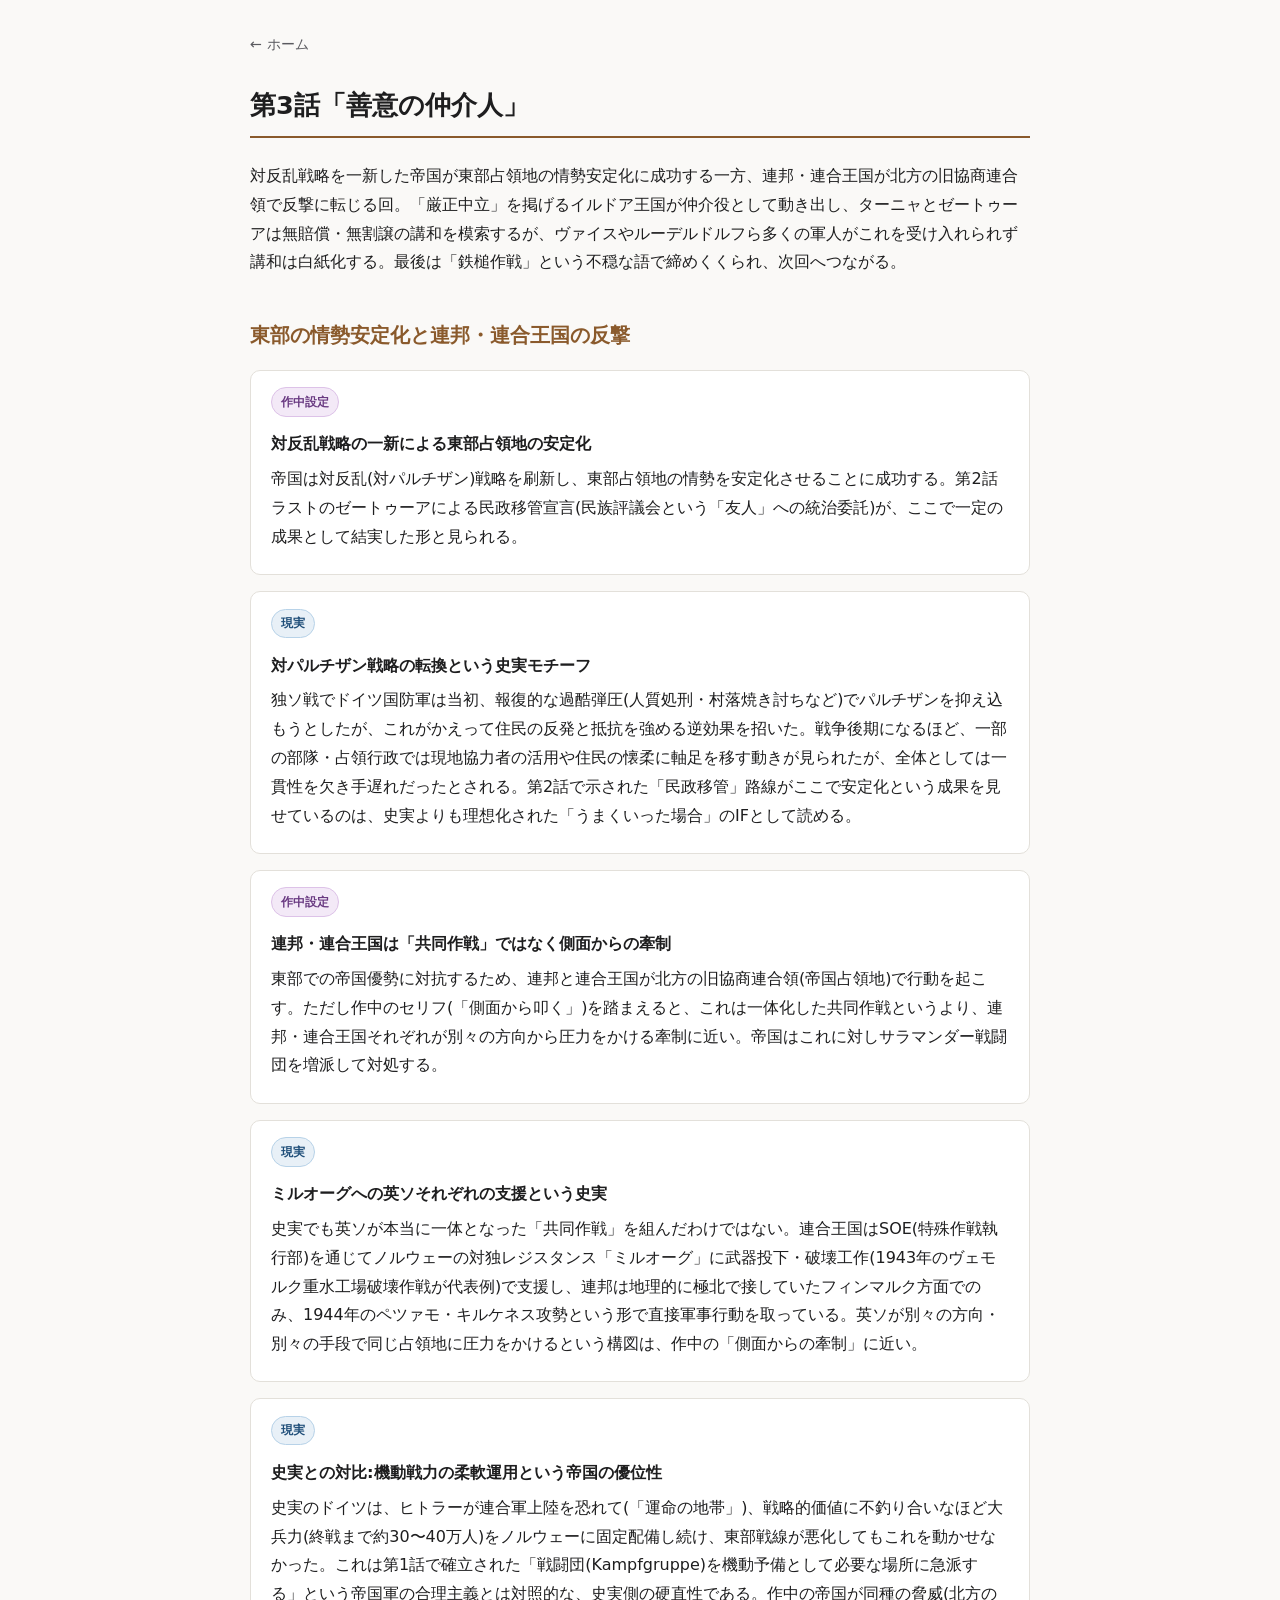
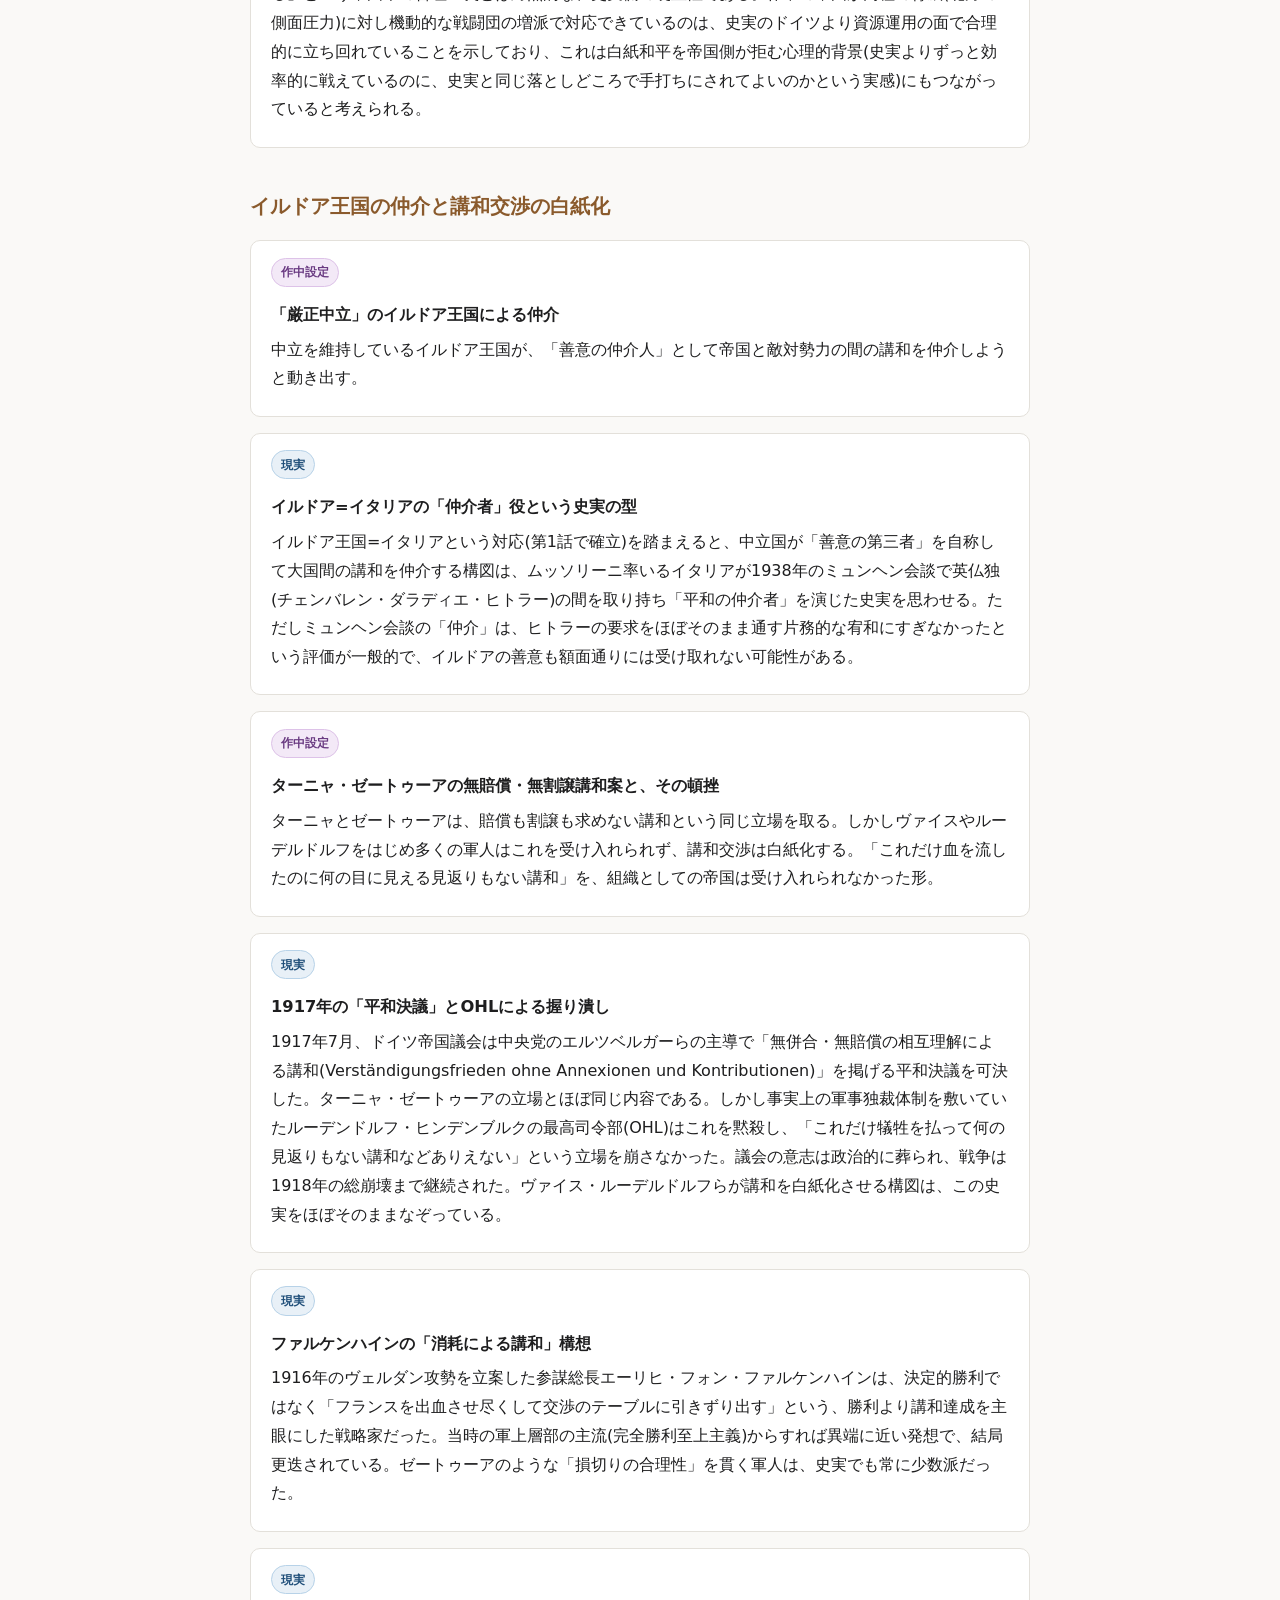
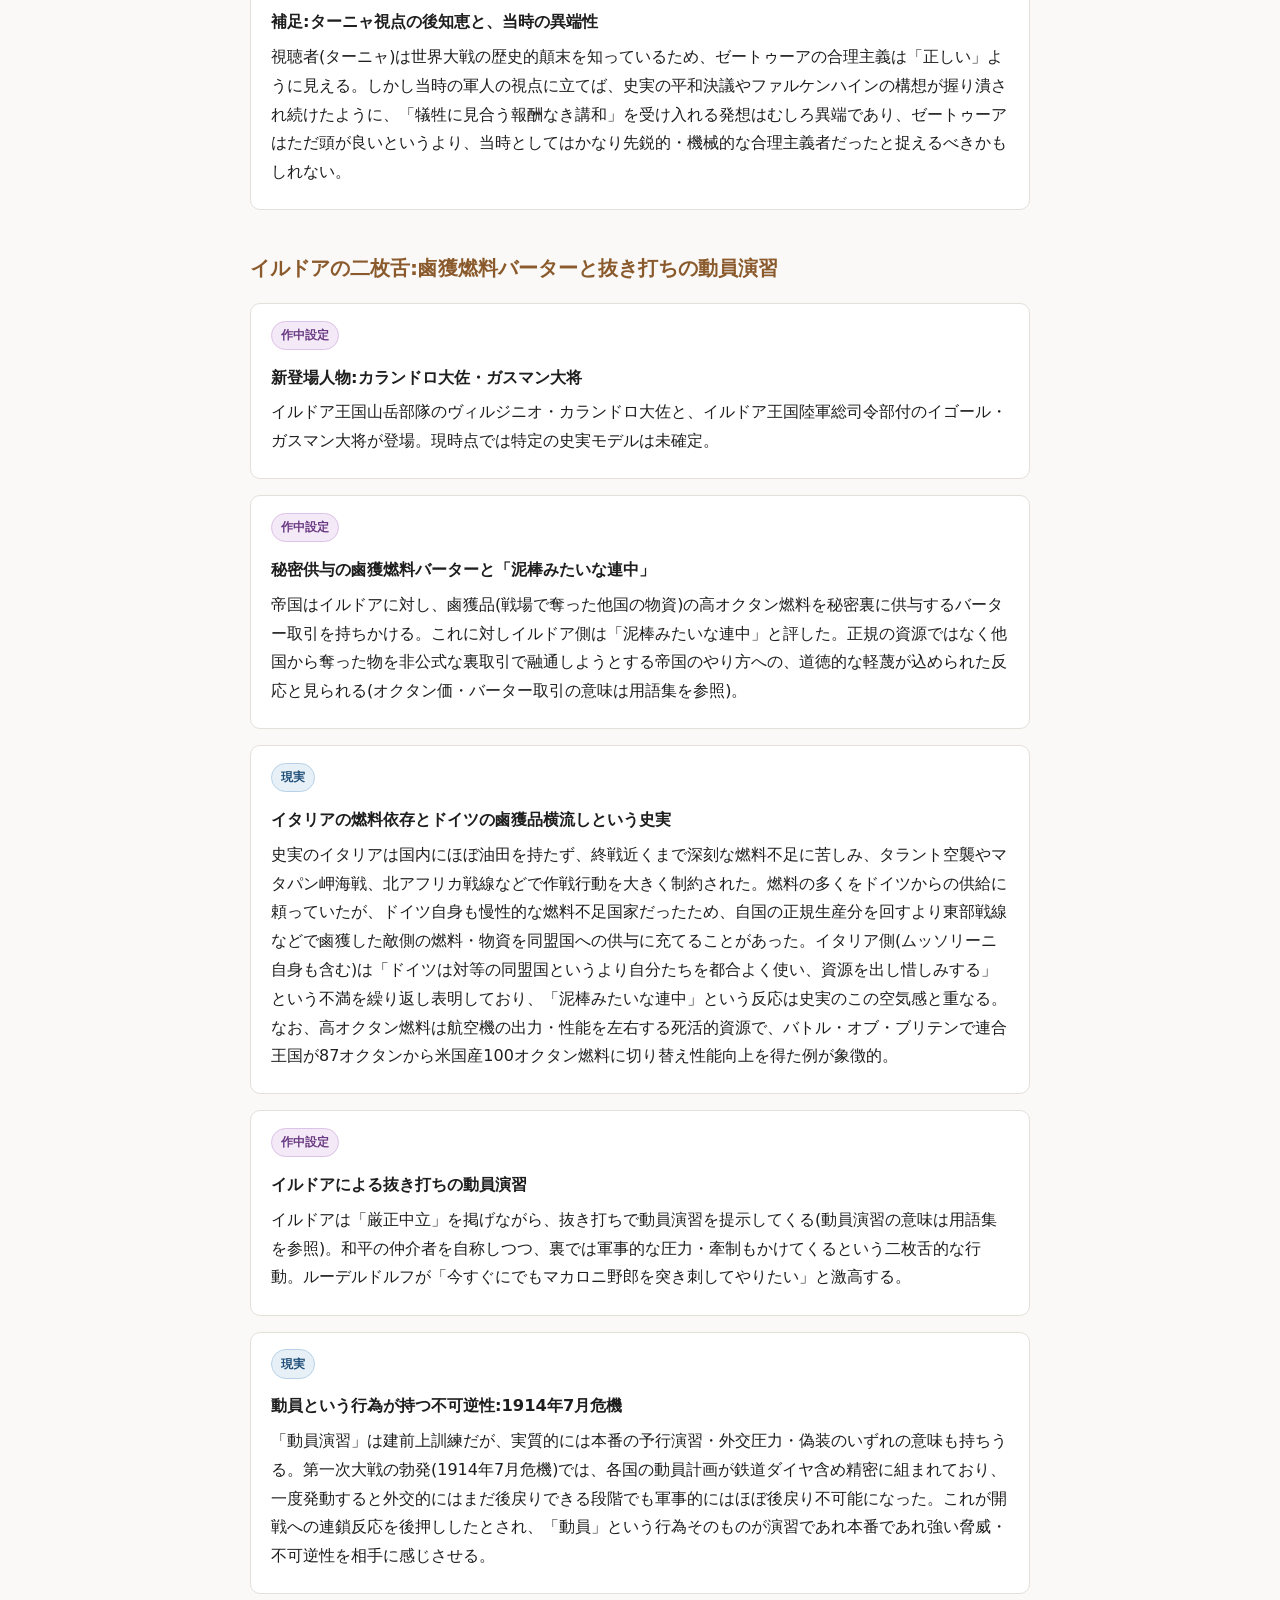
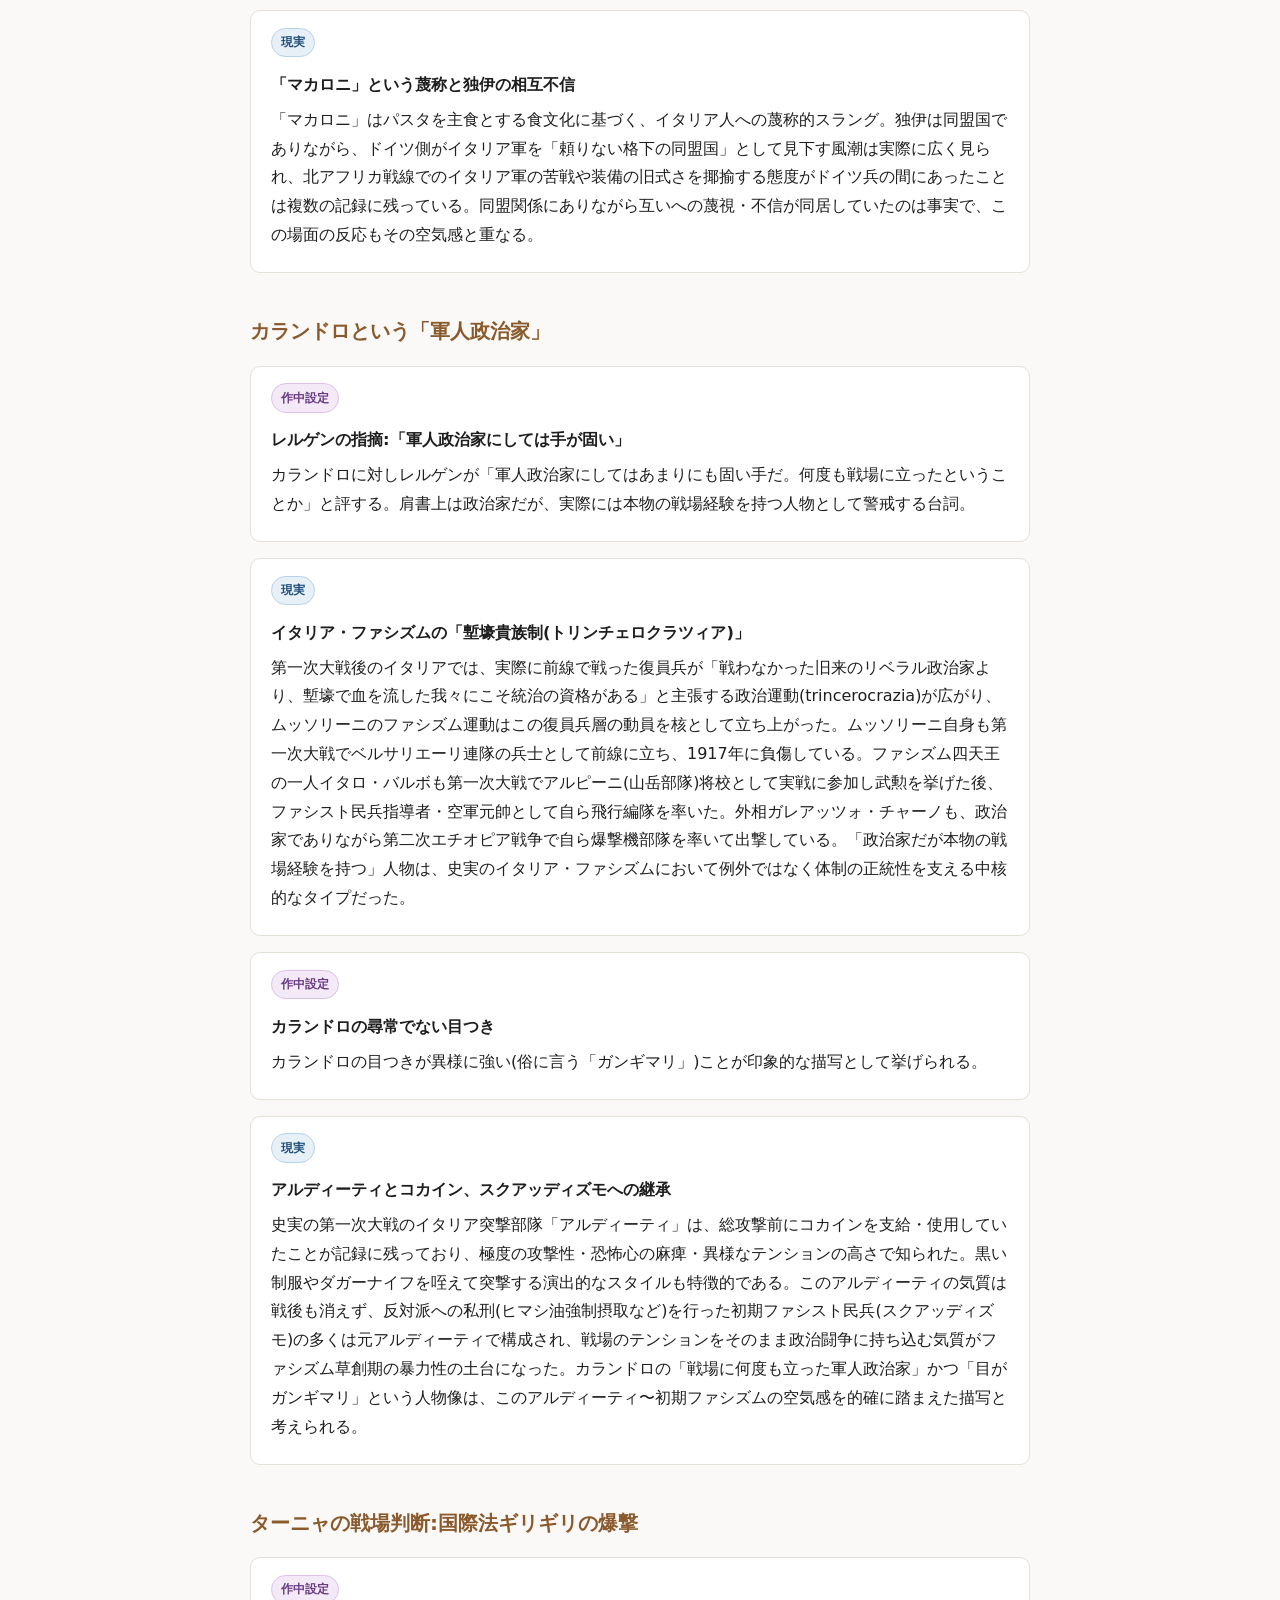
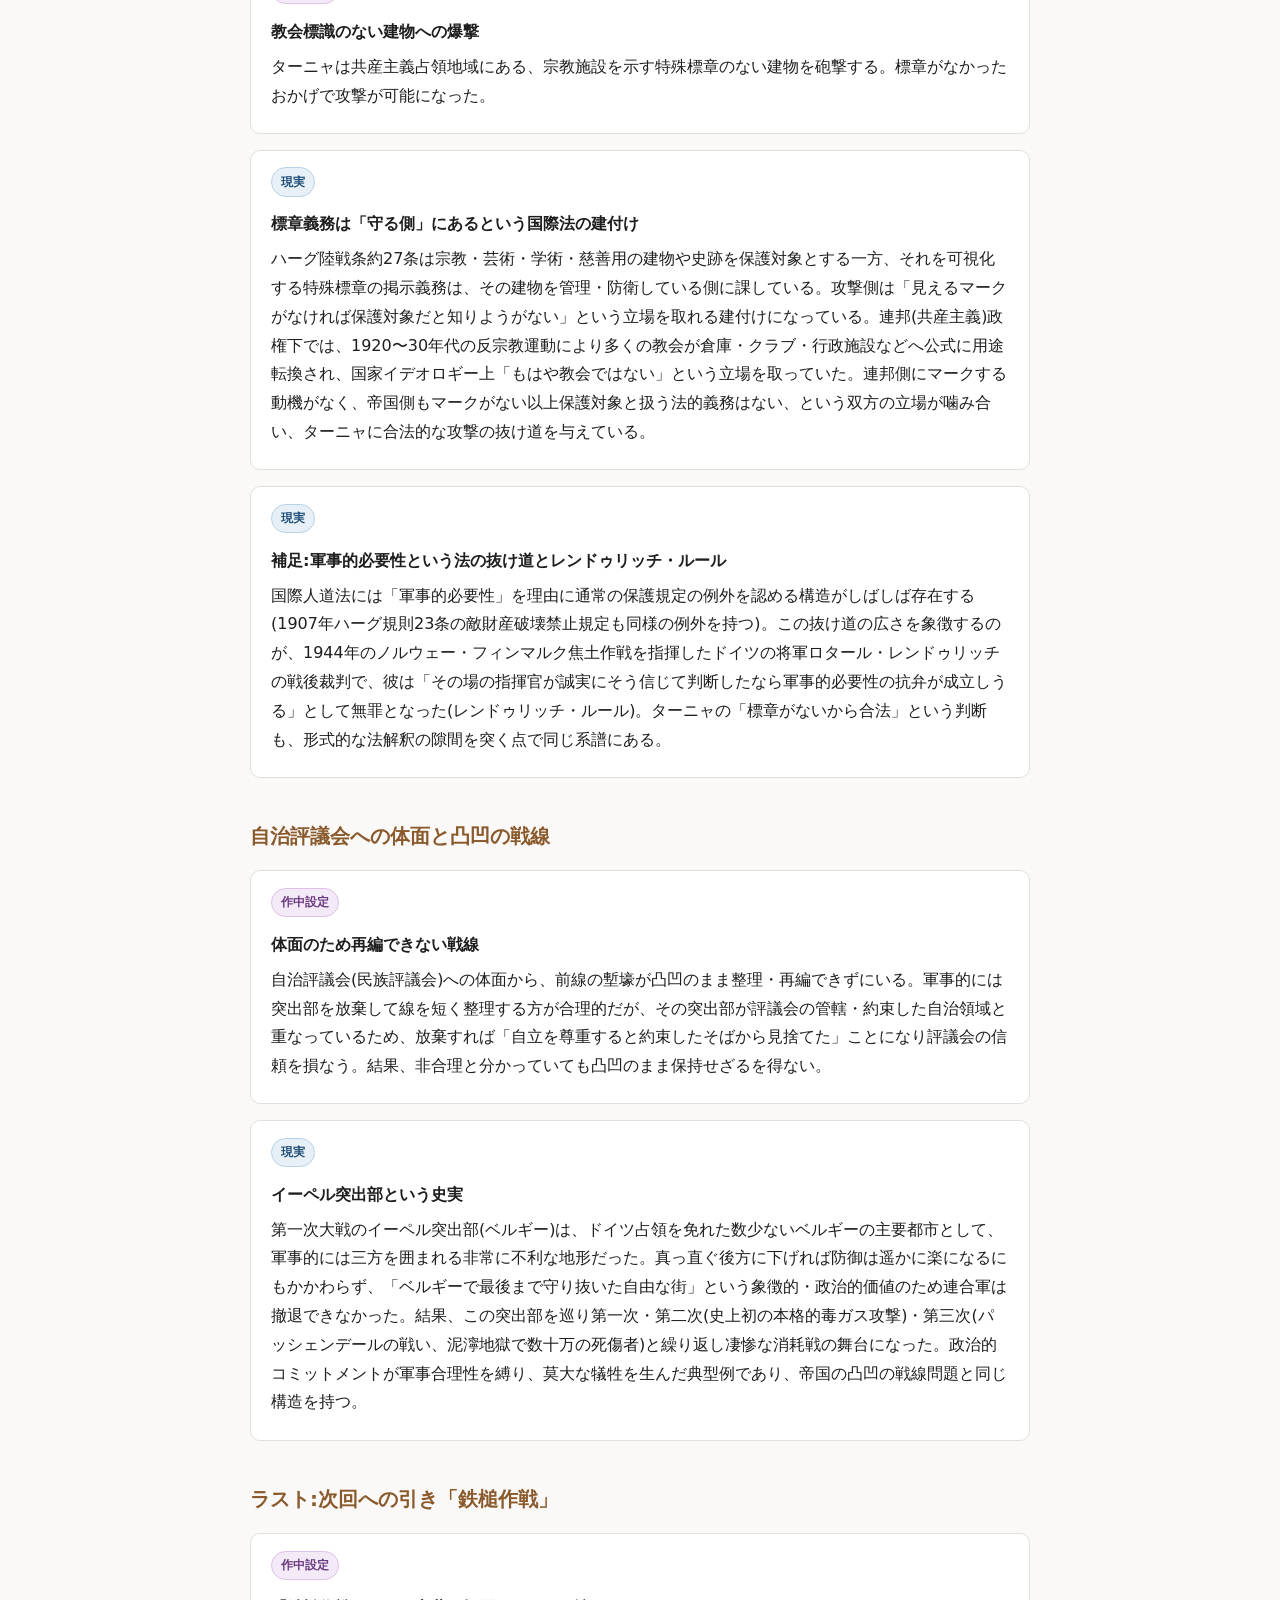
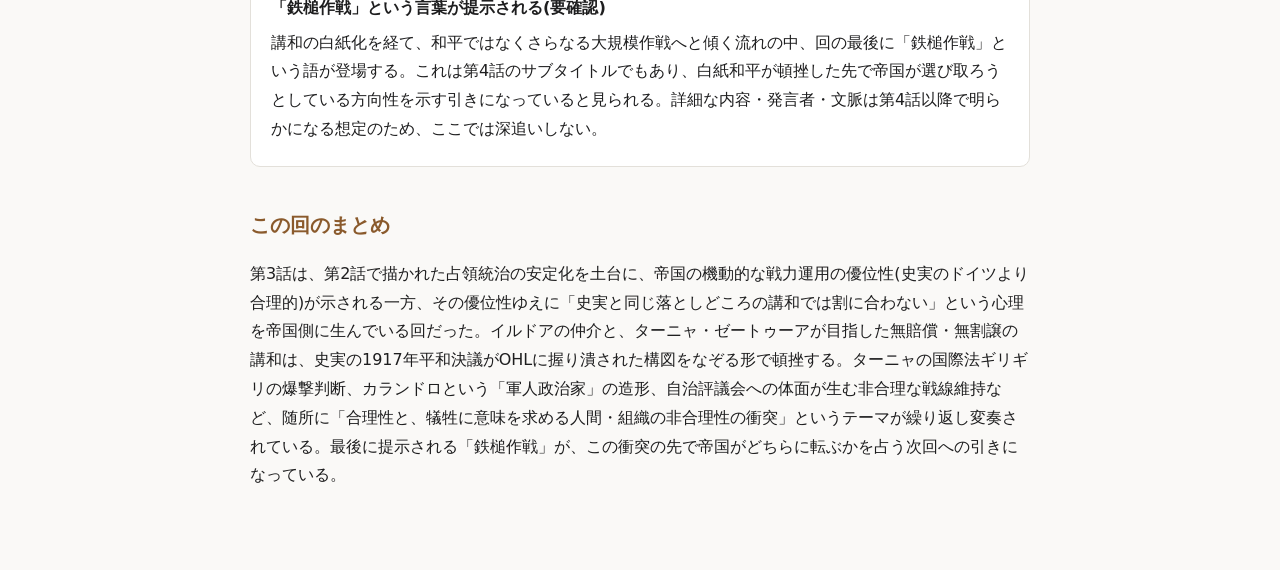
<file: episodes/ep03.html>
<!DOCTYPE html>
<html lang="ja">
<head>
<meta charset="UTF-8">
<title>第3話 | 幼女戦記2期 参謀日誌</title>
<link rel="stylesheet" href="../assets/style.css">
</head>
<body>
<div class="page">
  <nav class="crumbs"><a href="../index.html">← ホーム</a></nav>
  <h1>第3話「善意の仲介人」</h1>
  <p>対反乱戦略を一新した帝国が東部占領地の情勢安定化に成功する一方、連邦・連合王国が北方の旧協商連合領で反撃に転じる回。「厳正中立」を掲げるイルドア王国が仲介役として動き出し、ターニャとゼートゥーアは無賠償・無割譲の講和を模索するが、ヴァイスやルーデルドルフら多くの軍人がこれを受け入れられず講和は白紙化する。最後は「鉄槌作戦」という不穏な語で締めくくられ、次回へつながる。</p>

  <h2>東部の情勢安定化と連邦・連合王国の反撃</h2>
  <div class="entry">
    <span class="tag tag-fiction">作中設定</span>
    <p class="entry-title">対反乱戦略の一新による東部占領地の安定化</p>
    <p>帝国は対反乱(対パルチザン)戦略を刷新し、東部占領地の情勢を安定化させることに成功する。第2話ラストのゼートゥーアによる民政移管宣言(民族評議会という「友人」への統治委託)が、ここで一定の成果として結実した形と見られる。</p>
  </div>
  <div class="entry">
    <span class="tag tag-real">現実</span>
    <p class="entry-title">対パルチザン戦略の転換という史実モチーフ</p>
    <p>独ソ戦でドイツ国防軍は当初、報復的な過酷弾圧(人質処刑・村落焼き討ちなど)でパルチザンを抑え込もうとしたが、これがかえって住民の反発と抵抗を強める逆効果を招いた。戦争後期になるほど、一部の部隊・占領行政では現地協力者の活用や住民の懐柔に軸足を移す動きが見られたが、全体としては一貫性を欠き手遅れだったとされる。第2話で示された「民政移管」路線がここで安定化という成果を見せているのは、史実よりも理想化された「うまくいった場合」のIFとして読める。</p>
  </div>
  <div class="entry">
    <span class="tag tag-fiction">作中設定</span>
    <p class="entry-title">連邦・連合王国は「共同作戦」ではなく側面からの牽制</p>
    <p>東部での帝国優勢に対抗するため、連邦と連合王国が北方の旧協商連合領(帝国占領地)で行動を起こす。ただし作中のセリフ(「側面から叩く」)を踏まえると、これは一体化した共同作戦というより、連邦・連合王国それぞれが別々の方向から圧力をかける牽制に近い。帝国はこれに対しサラマンダー戦闘団を増派して対処する。</p>
  </div>
  <div class="entry">
    <span class="tag tag-real">現実</span>
    <p class="entry-title">ミルオーグへの英ソそれぞれの支援という史実</p>
    <p>史実でも英ソが本当に一体となった「共同作戦」を組んだわけではない。連合王国はSOE(特殊作戦執行部)を通じてノルウェーの対独レジスタンス「ミルオーグ」に武器投下・破壊工作(1943年のヴェモルク重水工場破壊作戦が代表例)で支援し、連邦は地理的に極北で接していたフィンマルク方面でのみ、1944年のペツァモ・キルケネス攻勢という形で直接軍事行動を取っている。英ソが別々の方向・別々の手段で同じ占領地に圧力をかけるという構図は、作中の「側面からの牽制」に近い。</p>
  </div>
  <div class="entry">
    <span class="tag tag-real">現実</span>
    <p class="entry-title">史実との対比:機動戦力の柔軟運用という帝国の優位性</p>
    <p>史実のドイツは、ヒトラーが連合軍上陸を恐れて(「運命の地帯」)、戦略的価値に不釣り合いなほど大兵力(終戦まで約30〜40万人)をノルウェーに固定配備し続け、東部戦線が悪化してもこれを動かせなかった。これは第1話で確立された「戦闘団(Kampfgruppe)を機動予備として必要な場所に急派する」という帝国軍の合理主義とは対照的な、史実側の硬直性である。作中の帝国が同種の脅威(北方の側面圧力)に対し機動的な戦闘団の増派で対応できているのは、史実のドイツより資源運用の面で合理的に立ち回れていることを示しており、これは白紙和平を帝国側が拒む心理的背景(史実よりずっと効率的に戦えているのに、史実と同じ落としどころで手打ちにされてよいのかという実感)にもつながっていると考えられる。</p>
  </div>

  <h2>イルドア王国の仲介と講和交渉の白紙化</h2>
  <div class="entry">
    <span class="tag tag-fiction">作中設定</span>
    <p class="entry-title">「厳正中立」のイルドア王国による仲介</p>
    <p>中立を維持しているイルドア王国が、「善意の仲介人」として帝国と敵対勢力の間の講和を仲介しようと動き出す。</p>
  </div>
  <div class="entry">
    <span class="tag tag-real">現実</span>
    <p class="entry-title">イルドア=イタリアの「仲介者」役という史実の型</p>
    <p>イルドア王国=イタリアという対応(第1話で確立)を踏まえると、中立国が「善意の第三者」を自称して大国間の講和を仲介する構図は、ムッソリーニ率いるイタリアが1938年のミュンヘン会談で英仏独(チェンバレン・ダラディエ・ヒトラー)の間を取り持ち「平和の仲介者」を演じた史実を思わせる。ただしミュンヘン会談の「仲介」は、ヒトラーの要求をほぼそのまま通す片務的な宥和にすぎなかったという評価が一般的で、イルドアの善意も額面通りには受け取れない可能性がある。</p>
  </div>
  <div class="entry">
    <span class="tag tag-fiction">作中設定</span>
    <p class="entry-title">ターニャ・ゼートゥーアの無賠償・無割譲講和案と、その頓挫</p>
    <p>ターニャとゼートゥーアは、賠償も割譲も求めない講和という同じ立場を取る。しかしヴァイスやルーデルドルフをはじめ多くの軍人はこれを受け入れられず、講和交渉は白紙化する。「これだけ血を流したのに何の目に見える見返りもない講和」を、組織としての帝国は受け入れられなかった形。</p>
  </div>
  <div class="entry">
    <span class="tag tag-real">現実</span>
    <p class="entry-title">1917年の「平和決議」とOHLによる握り潰し</p>
    <p>1917年7月、ドイツ帝国議会は中央党のエルツベルガーらの主導で「無併合・無賠償の相互理解による講和(Verständigungsfrieden ohne Annexionen und Kontributionen)」を掲げる平和決議を可決した。ターニャ・ゼートゥーアの立場とほぼ同じ内容である。しかし事実上の軍事独裁体制を敷いていたルーデンドルフ・ヒンデンブルクの最高司令部(OHL)はこれを黙殺し、「これだけ犠牲を払って何の見返りもない講和などありえない」という立場を崩さなかった。議会の意志は政治的に葬られ、戦争は1918年の総崩壊まで継続された。ヴァイス・ルーデルドルフらが講和を白紙化させる構図は、この史実をほぼそのままなぞっている。</p>
  </div>
  <div class="entry">
    <span class="tag tag-real">現実</span>
    <p class="entry-title">ファルケンハインの「消耗による講和」構想</p>
    <p>1916年のヴェルダン攻勢を立案した参謀総長エーリヒ・フォン・ファルケンハインは、決定的勝利ではなく「フランスを出血させ尽くして交渉のテーブルに引きずり出す」という、勝利より講和達成を主眼にした戦略家だった。当時の軍上層部の主流(完全勝利至上主義)からすれば異端に近い発想で、結局更迭されている。ゼートゥーアのような「損切りの合理性」を貫く軍人は、史実でも常に少数派だった。</p>
  </div>
  <div class="entry">
    <span class="tag tag-real">現実</span>
    <p class="entry-title">補足:ターニャ視点の後知恵と、当時の異端性</p>
    <p>視聴者(ターニャ)は世界大戦の歴史的顛末を知っているため、ゼートゥーアの合理主義は「正しい」ように見える。しかし当時の軍人の視点に立てば、史実の平和決議やファルケンハインの構想が握り潰され続けたように、「犠牲に見合う報酬なき講和」を受け入れる発想はむしろ異端であり、ゼートゥーアはただ頭が良いというより、当時としてはかなり先鋭的・機械的な合理主義者だったと捉えるべきかもしれない。</p>
  </div>

  <h2>イルドアの二枚舌:鹵獲燃料バーターと抜き打ちの動員演習</h2>
  <div class="entry">
    <span class="tag tag-fiction">作中設定</span>
    <p class="entry-title">新登場人物:カランドロ大佐・ガスマン大将</p>
    <p>イルドア王国山岳部隊のヴィルジニオ・カランドロ大佐と、イルドア王国陸軍総司令部付のイゴール・ガスマン大将が登場。現時点では特定の史実モデルは未確定。</p>
  </div>
  <div class="entry">
    <span class="tag tag-fiction">作中設定</span>
    <p class="entry-title">秘密供与の鹵獲燃料バーターと「泥棒みたいな連中」</p>
    <p>帝国はイルドアに対し、鹵獲品(戦場で奪った他国の物資)の高オクタン燃料を秘密裏に供与するバーター取引を持ちかける。これに対しイルドア側は「泥棒みたいな連中」と評した。正規の資源ではなく他国から奪った物を非公式な裏取引で融通しようとする帝国のやり方への、道徳的な軽蔑が込められた反応と見られる(オクタン価・バーター取引の意味は用語集を参照)。</p>
  </div>
  <div class="entry">
    <span class="tag tag-real">現実</span>
    <p class="entry-title">イタリアの燃料依存とドイツの鹵獲品横流しという史実</p>
    <p>史実のイタリアは国内にほぼ油田を持たず、終戦近くまで深刻な燃料不足に苦しみ、タラント空襲やマタパン岬海戦、北アフリカ戦線などで作戦行動を大きく制約された。燃料の多くをドイツからの供給に頼っていたが、ドイツ自身も慢性的な燃料不足国家だったため、自国の正規生産分を回すより東部戦線などで鹵獲した敵側の燃料・物資を同盟国への供与に充てることがあった。イタリア側(ムッソリーニ自身も含む)は「ドイツは対等の同盟国というより自分たちを都合よく使い、資源を出し惜しみする」という不満を繰り返し表明しており、「泥棒みたいな連中」という反応は史実のこの空気感と重なる。なお、高オクタン燃料は航空機の出力・性能を左右する死活的資源で、バトル・オブ・ブリテンで連合王国が87オクタンから米国産100オクタン燃料に切り替え性能向上を得た例が象徴的。</p>
  </div>
  <div class="entry">
    <span class="tag tag-fiction">作中設定</span>
    <p class="entry-title">イルドアによる抜き打ちの動員演習</p>
    <p>イルドアは「厳正中立」を掲げながら、抜き打ちで動員演習を提示してくる(動員演習の意味は用語集を参照)。和平の仲介者を自称しつつ、裏では軍事的な圧力・牽制もかけてくるという二枚舌的な行動。ルーデルドルフが「今すぐにでもマカロニ野郎を突き刺してやりたい」と激高する。</p>
  </div>
  <div class="entry">
    <span class="tag tag-real">現実</span>
    <p class="entry-title">動員という行為が持つ不可逆性:1914年7月危機</p>
    <p>「動員演習」は建前上訓練だが、実質的には本番の予行演習・外交圧力・偽装のいずれの意味も持ちうる。第一次大戦の勃発(1914年7月危機)では、各国の動員計画が鉄道ダイヤ含め精密に組まれており、一度発動すると外交的にはまだ後戻りできる段階でも軍事的にはほぼ後戻り不可能になった。これが開戦への連鎖反応を後押ししたとされ、「動員」という行為そのものが演習であれ本番であれ強い脅威・不可逆性を相手に感じさせる。</p>
  </div>
  <div class="entry">
    <span class="tag tag-real">現実</span>
    <p class="entry-title">「マカロニ」という蔑称と独伊の相互不信</p>
    <p>「マカロニ」はパスタを主食とする食文化に基づく、イタリア人への蔑称的スラング。独伊は同盟国でありながら、ドイツ側がイタリア軍を「頼りない格下の同盟国」として見下す風潮は実際に広く見られ、北アフリカ戦線でのイタリア軍の苦戦や装備の旧式さを揶揄する態度がドイツ兵の間にあったことは複数の記録に残っている。同盟関係にありながら互いへの蔑視・不信が同居していたのは事実で、この場面の反応もその空気感と重なる。</p>
  </div>

  <h2>カランドロという「軍人政治家」</h2>
  <div class="entry">
    <span class="tag tag-fiction">作中設定</span>
    <p class="entry-title">レルゲンの指摘:「軍人政治家にしては手が固い」</p>
    <p>カランドロに対しレルゲンが「軍人政治家にしてはあまりにも固い手だ。何度も戦場に立ったということか」と評する。肩書上は政治家だが、実際には本物の戦場経験を持つ人物として警戒する台詞。</p>
  </div>
  <div class="entry">
    <span class="tag tag-real">現実</span>
    <p class="entry-title">イタリア・ファシズムの「塹壕貴族制(トリンチェロクラツィア)」</p>
    <p>第一次大戦後のイタリアでは、実際に前線で戦った復員兵が「戦わなかった旧来のリベラル政治家より、塹壕で血を流した我々にこそ統治の資格がある」と主張する政治運動(trincerocrazia)が広がり、ムッソリーニのファシズム運動はこの復員兵層の動員を核として立ち上がった。ムッソリーニ自身も第一次大戦でベルサリエーリ連隊の兵士として前線に立ち、1917年に負傷している。ファシズム四天王の一人イタロ・バルボも第一次大戦でアルピーニ(山岳部隊)将校として実戦に参加し武勲を挙げた後、ファシスト民兵指導者・空軍元帥として自ら飛行編隊を率いた。外相ガレアッツォ・チャーノも、政治家でありながら第二次エチオピア戦争で自ら爆撃機部隊を率いて出撃している。「政治家だが本物の戦場経験を持つ」人物は、史実のイタリア・ファシズムにおいて例外ではなく体制の正統性を支える中核的なタイプだった。</p>
  </div>
  <div class="entry">
    <span class="tag tag-fiction">作中設定</span>
    <p class="entry-title">カランドロの尋常でない目つき</p>
    <p>カランドロの目つきが異様に強い(俗に言う「ガンギマリ」)ことが印象的な描写として挙げられる。</p>
  </div>
  <div class="entry">
    <span class="tag tag-real">現実</span>
    <p class="entry-title">アルディーティとコカイン、スクアッディズモへの継承</p>
    <p>史実の第一次大戦のイタリア突撃部隊「アルディーティ」は、総攻撃前にコカインを支給・使用していたことが記録に残っており、極度の攻撃性・恐怖心の麻痺・異様なテンションの高さで知られた。黒い制服やダガーナイフを咥えて突撃する演出的なスタイルも特徴的である。このアルディーティの気質は戦後も消えず、反対派への私刑(ヒマシ油強制摂取など)を行った初期ファシスト民兵(スクアッディズモ)の多くは元アルディーティで構成され、戦場のテンションをそのまま政治闘争に持ち込む気質がファシズム草創期の暴力性の土台になった。カランドロの「戦場に何度も立った軍人政治家」かつ「目がガンギマリ」という人物像は、このアルディーティ〜初期ファシズムの空気感を的確に踏まえた描写と考えられる。</p>
  </div>

  <h2>ターニャの戦場判断:国際法ギリギリの爆撃</h2>
  <div class="entry">
    <span class="tag tag-fiction">作中設定</span>
    <p class="entry-title">教会標識のない建物への爆撃</p>
    <p>ターニャは共産主義占領地域にある、宗教施設を示す特殊標章のない建物を砲撃する。標章がなかったおかげで攻撃が可能になった。</p>
  </div>
  <div class="entry">
    <span class="tag tag-real">現実</span>
    <p class="entry-title">標章義務は「守る側」にあるという国際法の建付け</p>
    <p>ハーグ陸戦条約27条は宗教・芸術・学術・慈善用の建物や史跡を保護対象とする一方、それを可視化する特殊標章の掲示義務は、その建物を管理・防衛している側に課している。攻撃側は「見えるマークがなければ保護対象だと知りようがない」という立場を取れる建付けになっている。連邦(共産主義)政権下では、1920〜30年代の反宗教運動により多くの教会が倉庫・クラブ・行政施設などへ公式に用途転換され、国家イデオロギー上「もはや教会ではない」という立場を取っていた。連邦側にマークする動機がなく、帝国側もマークがない以上保護対象と扱う法的義務はない、という双方の立場が噛み合い、ターニャに合法的な攻撃の抜け道を与えている。</p>
  </div>
  <div class="entry">
    <span class="tag tag-real">現実</span>
    <p class="entry-title">補足:軍事的必要性という法の抜け道とレンドゥリッチ・ルール</p>
    <p>国際人道法には「軍事的必要性」を理由に通常の保護規定の例外を認める構造がしばしば存在する(1907年ハーグ規則23条の敵財産破壊禁止規定も同様の例外を持つ)。この抜け道の広さを象徴するのが、1944年のノルウェー・フィンマルク焦土作戦を指揮したドイツの将軍ロタール・レンドゥリッチの戦後裁判で、彼は「その場の指揮官が誠実にそう信じて判断したなら軍事的必要性の抗弁が成立しうる」として無罪となった(レンドゥリッチ・ルール)。ターニャの「標章がないから合法」という判断も、形式的な法解釈の隙間を突く点で同じ系譜にある。</p>
  </div>

  <h2>自治評議会への体面と凸凹の戦線</h2>
  <div class="entry">
    <span class="tag tag-fiction">作中設定</span>
    <p class="entry-title">体面のため再編できない戦線</p>
    <p>自治評議会(民族評議会)への体面から、前線の塹壕が凸凹のまま整理・再編できずにいる。軍事的には突出部を放棄して線を短く整理する方が合理的だが、その突出部が評議会の管轄・約束した自治領域と重なっているため、放棄すれば「自立を尊重すると約束したそばから見捨てた」ことになり評議会の信頼を損なう。結果、非合理と分かっていても凸凹のまま保持せざるを得ない。</p>
  </div>
  <div class="entry">
    <span class="tag tag-real">現実</span>
    <p class="entry-title">イーペル突出部という史実</p>
    <p>第一次大戦のイーペル突出部(ベルギー)は、ドイツ占領を免れた数少ないベルギーの主要都市として、軍事的には三方を囲まれる非常に不利な地形だった。真っ直ぐ後方に下げれば防御は遥かに楽になるにもかかわらず、「ベルギーで最後まで守り抜いた自由な街」という象徴的・政治的価値のため連合軍は撤退できなかった。結果、この突出部を巡り第一次・第二次(史上初の本格的毒ガス攻撃)・第三次(パッシェンデールの戦い、泥濘地獄で数十万の死傷者)と繰り返し凄惨な消耗戦の舞台になった。政治的コミットメントが軍事合理性を縛り、莫大な犠牲を生んだ典型例であり、帝国の凸凹の戦線問題と同じ構造を持つ。</p>
  </div>

  <h2>ラスト:次回への引き「鉄槌作戦」</h2>
  <div class="entry">
    <span class="tag tag-fiction">作中設定</span>
    <p class="entry-title">「鉄槌作戦」という言葉が提示される(要確認)</p>
    <p>講和の白紙化を経て、和平ではなくさらなる大規模作戦へと傾く流れの中、回の最後に「鉄槌作戦」という語が登場する。これは第4話のサブタイトルでもあり、白紙和平が頓挫した先で帝国が選び取ろうとしている方向性を示す引きになっていると見られる。詳細な内容・発言者・文脈は第4話以降で明らかになる想定のため、ここでは深追いしない。</p>
  </div>

  <h2>この回のまとめ</h2>
  <p>第3話は、第2話で描かれた占領統治の安定化を土台に、帝国の機動的な戦力運用の優位性(史実のドイツより合理的)が示される一方、その優位性ゆえに「史実と同じ落としどころの講和では割に合わない」という心理を帝国側に生んでいる回だった。イルドアの仲介と、ターニャ・ゼートゥーアが目指した無賠償・無割譲の講和は、史実の1917年平和決議がOHLに握り潰された構図をなぞる形で頓挫する。ターニャの国際法ギリギリの爆撃判断、カランドロという「軍人政治家」の造形、自治評議会への体面が生む非合理な戦線維持など、随所に「合理性と、犠牲に意味を求める人間・組織の非合理性の衝突」というテーマが繰り返し変奏されている。最後に提示される「鉄槌作戦」が、この衝突の先で帝国がどちらに転ぶかを占う次回への引きになっている。</p>
</div>
</body>
</html>
</file>
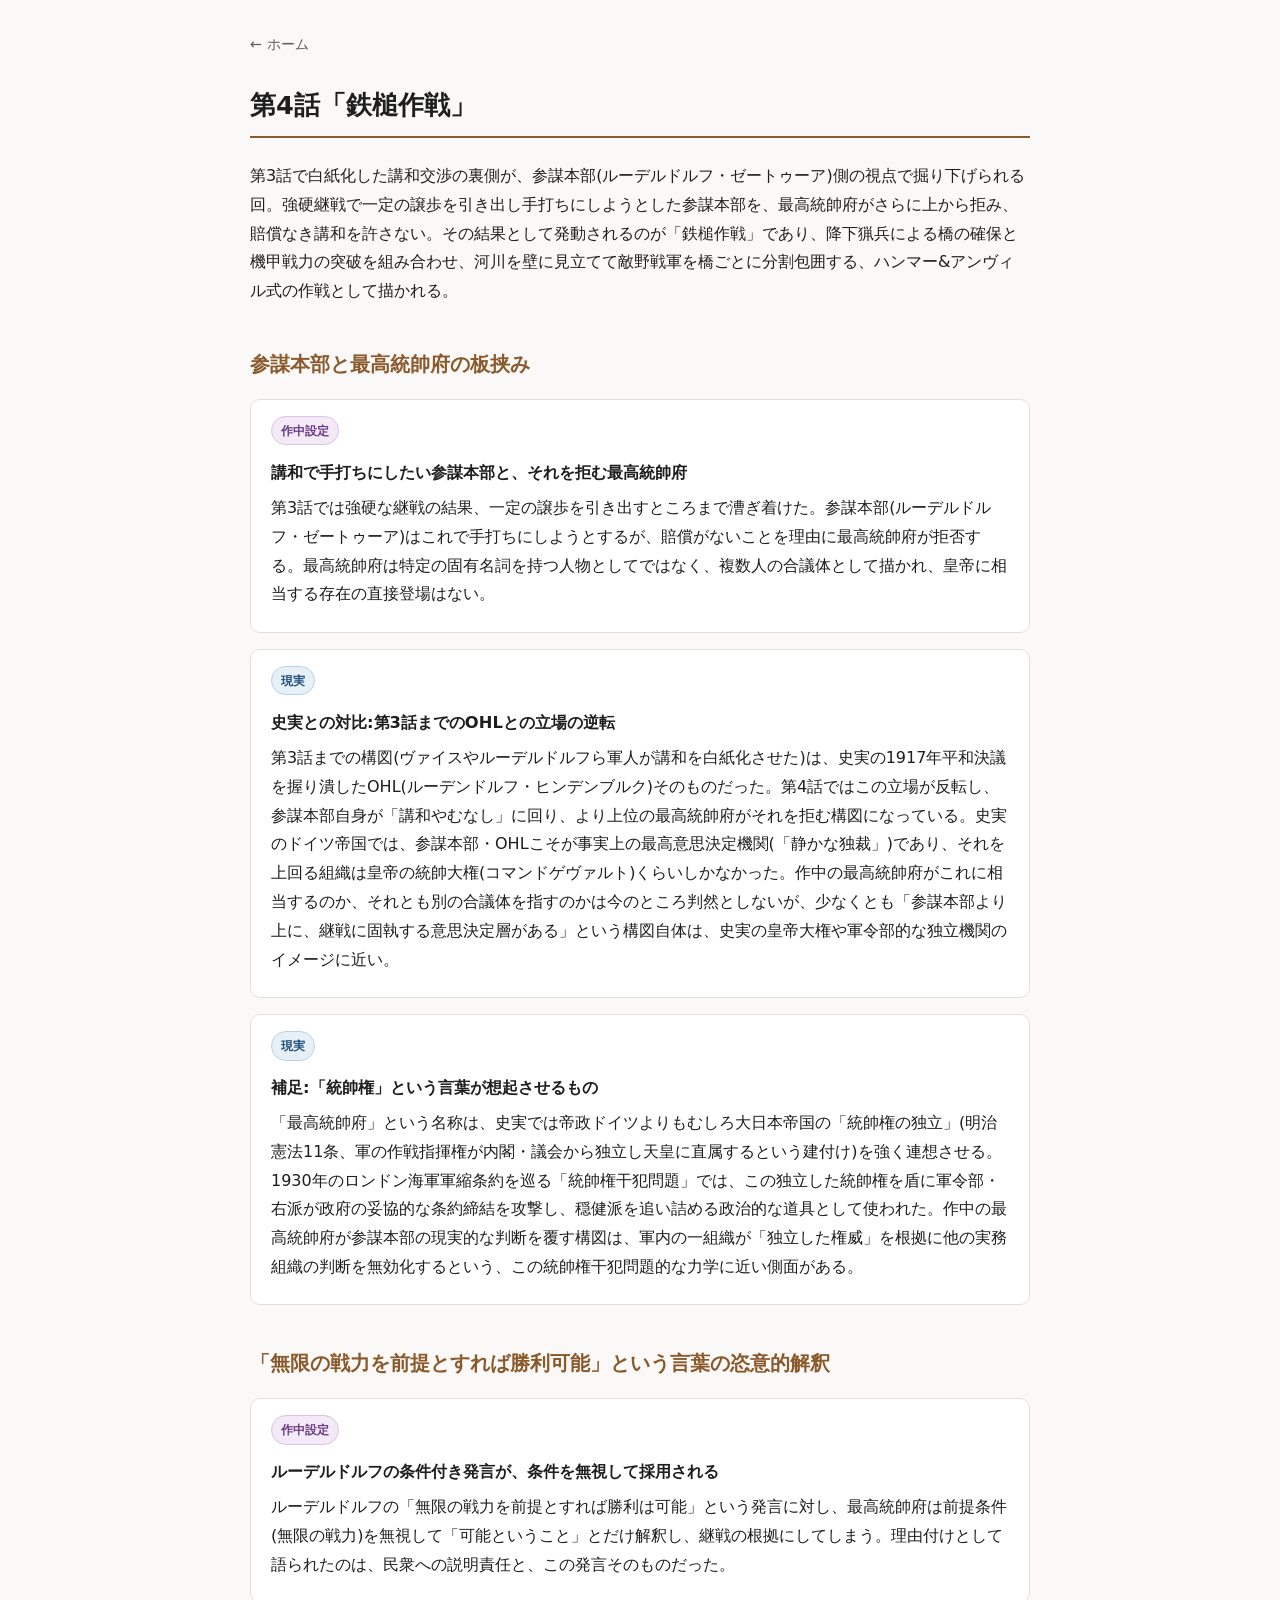
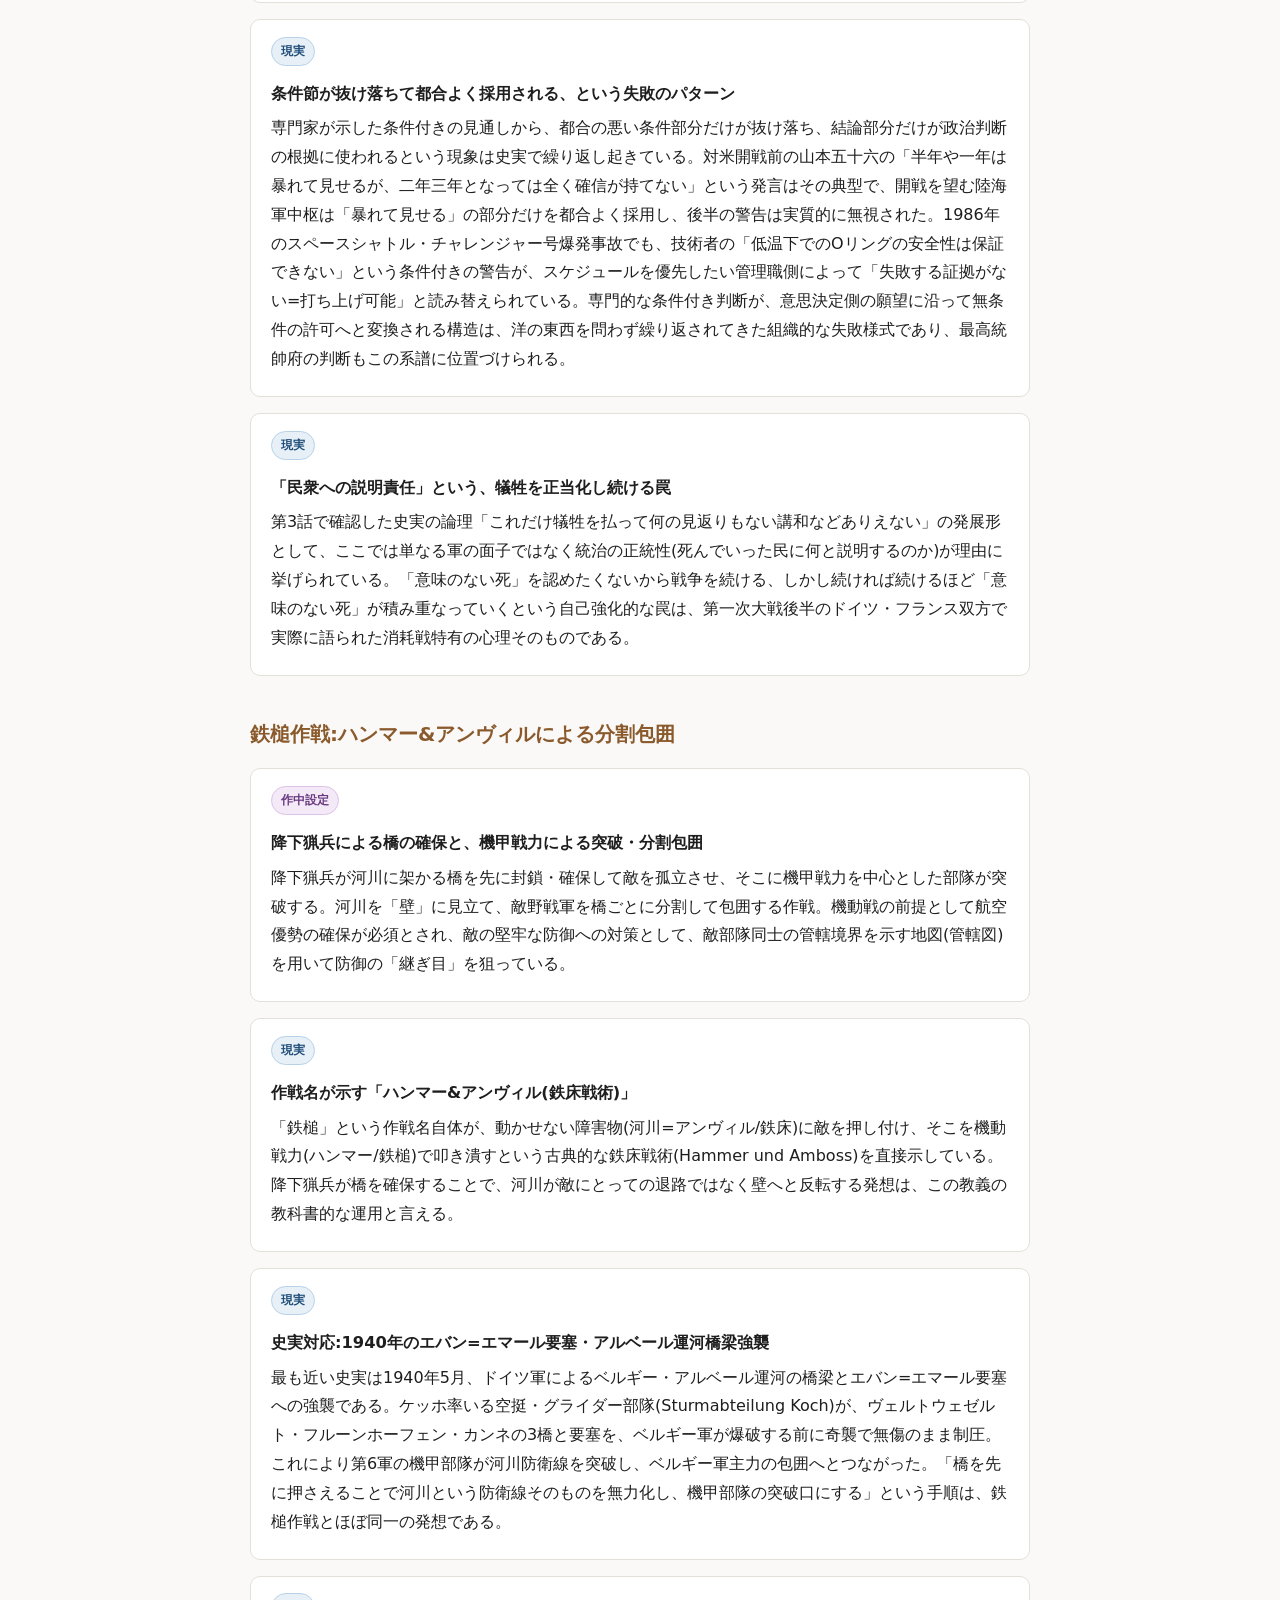
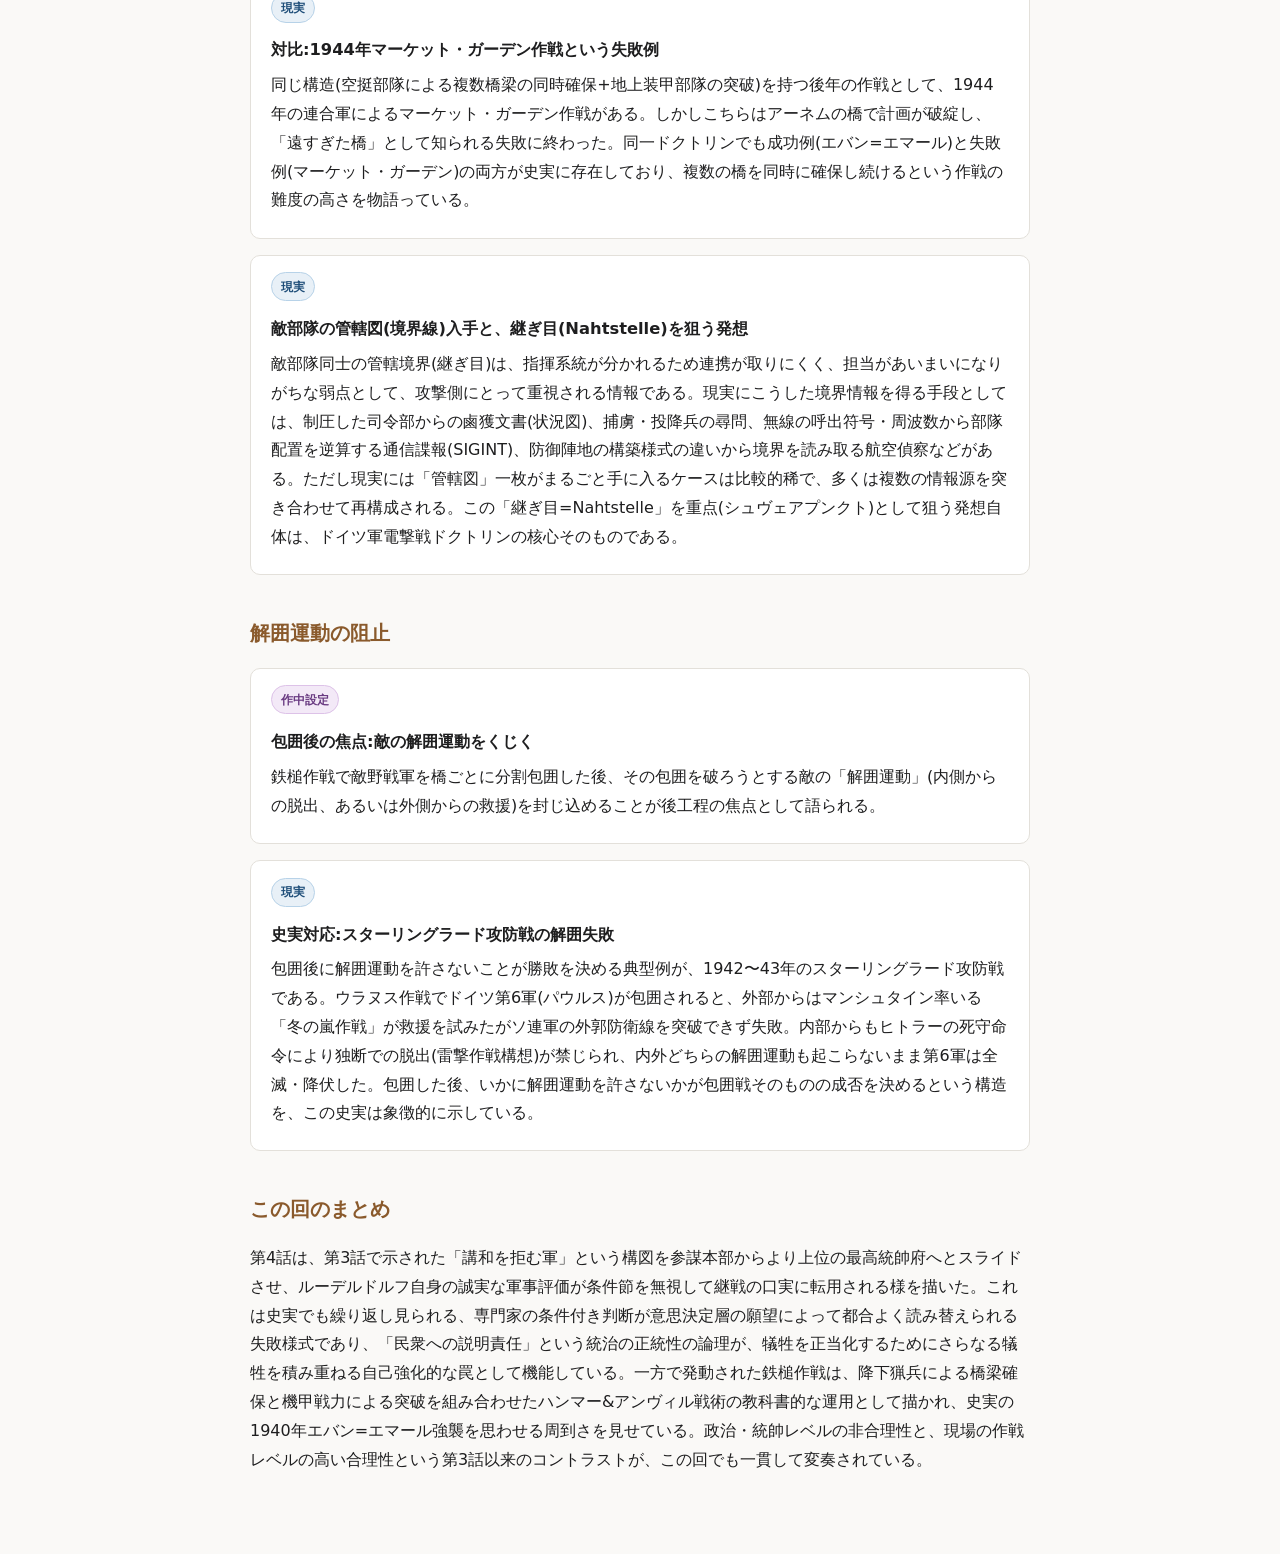
<file: episodes/ep04.html>
<!DOCTYPE html>
<html lang="ja">
<head>
<meta charset="UTF-8">
<title>第4話 | 幼女戦記2期 参謀日誌</title>
<link rel="stylesheet" href="../assets/style.css">
</head>
<body>
<div class="page">
  <nav class="crumbs"><a href="../index.html">← ホーム</a></nav>
  <h1>第4話「鉄槌作戦」</h1>
  <p>第3話で白紙化した講和交渉の裏側が、参謀本部(ルーデルドルフ・ゼートゥーア)側の視点で掘り下げられる回。強硬継戦で一定の譲歩を引き出し手打ちにしようとした参謀本部を、最高統帥府がさらに上から拒み、賠償なき講和を許さない。その結果として発動されるのが「鉄槌作戦」であり、降下猟兵による橋の確保と機甲戦力の突破を組み合わせ、河川を壁に見立てて敵野戦軍を橋ごとに分割包囲する、ハンマー&アンヴィル式の作戦として描かれる。</p>

  <h2>参謀本部と最高統帥府の板挟み</h2>
  <div class="entry">
    <span class="tag tag-fiction">作中設定</span>
    <p class="entry-title">講和で手打ちにしたい参謀本部と、それを拒む最高統帥府</p>
    <p>第3話では強硬な継戦の結果、一定の譲歩を引き出すところまで漕ぎ着けた。参謀本部(ルーデルドルフ・ゼートゥーア)はこれで手打ちにしようとするが、賠償がないことを理由に最高統帥府が拒否する。最高統帥府は特定の固有名詞を持つ人物としてではなく、複数人の合議体として描かれ、皇帝に相当する存在の直接登場はない。</p>
  </div>
  <div class="entry">
    <span class="tag tag-real">現実</span>
    <p class="entry-title">史実との対比:第3話までのOHLとの立場の逆転</p>
    <p>第3話までの構図(ヴァイスやルーデルドルフら軍人が講和を白紙化させた)は、史実の1917年平和決議を握り潰したOHL(ルーデンドルフ・ヒンデンブルク)そのものだった。第4話ではこの立場が反転し、参謀本部自身が「講和やむなし」に回り、より上位の最高統帥府がそれを拒む構図になっている。史実のドイツ帝国では、参謀本部・OHLこそが事実上の最高意思決定機関(「静かな独裁」)であり、それを上回る組織は皇帝の統帥大権(コマンドゲヴァルト)くらいしかなかった。作中の最高統帥府がこれに相当するのか、それとも別の合議体を指すのかは今のところ判然としないが、少なくとも「参謀本部より上に、継戦に固執する意思決定層がある」という構図自体は、史実の皇帝大権や軍令部的な独立機関のイメージに近い。</p>
  </div>
  <div class="entry">
    <span class="tag tag-real">現実</span>
    <p class="entry-title">補足:「統帥権」という言葉が想起させるもの</p>
    <p>「最高統帥府」という名称は、史実では帝政ドイツよりもむしろ大日本帝国の「統帥権の独立」(明治憲法11条、軍の作戦指揮権が内閣・議会から独立し天皇に直属するという建付け)を強く連想させる。1930年のロンドン海軍軍縮条約を巡る「統帥権干犯問題」では、この独立した統帥権を盾に軍令部・右派が政府の妥協的な条約締結を攻撃し、穏健派を追い詰める政治的な道具として使われた。作中の最高統帥府が参謀本部の現実的な判断を覆す構図は、軍内の一組織が「独立した権威」を根拠に他の実務組織の判断を無効化するという、この統帥権干犯問題的な力学に近い側面がある。</p>
  </div>

  <h2>「無限の戦力を前提とすれば勝利可能」という言葉の恣意的解釈</h2>
  <div class="entry">
    <span class="tag tag-fiction">作中設定</span>
    <p class="entry-title">ルーデルドルフの条件付き発言が、条件を無視して採用される</p>
    <p>ルーデルドルフの「無限の戦力を前提とすれば勝利は可能」という発言に対し、最高統帥府は前提条件(無限の戦力)を無視して「可能ということ」とだけ解釈し、継戦の根拠にしてしまう。理由付けとして語られたのは、民衆への説明責任と、この発言そのものだった。</p>
  </div>
  <div class="entry">
    <span class="tag tag-real">現実</span>
    <p class="entry-title">条件節が抜け落ちて都合よく採用される、という失敗のパターン</p>
    <p>専門家が示した条件付きの見通しから、都合の悪い条件部分だけが抜け落ち、結論部分だけが政治判断の根拠に使われるという現象は史実で繰り返し起きている。対米開戦前の山本五十六の「半年や一年は暴れて見せるが、二年三年となっては全く確信が持てない」という発言はその典型で、開戦を望む陸海軍中枢は「暴れて見せる」の部分だけを都合よく採用し、後半の警告は実質的に無視された。1986年のスペースシャトル・チャレンジャー号爆発事故でも、技術者の「低温下でのOリングの安全性は保証できない」という条件付きの警告が、スケジュールを優先したい管理職側によって「失敗する証拠がない=打ち上げ可能」と読み替えられている。専門的な条件付き判断が、意思決定側の願望に沿って無条件の許可へと変換される構造は、洋の東西を問わず繰り返されてきた組織的な失敗様式であり、最高統帥府の判断もこの系譜に位置づけられる。</p>
  </div>
  <div class="entry">
    <span class="tag tag-real">現実</span>
    <p class="entry-title">「民衆への説明責任」という、犠牲を正当化し続ける罠</p>
    <p>第3話で確認した史実の論理「これだけ犠牲を払って何の見返りもない講和などありえない」の発展形として、ここでは単なる軍の面子ではなく統治の正統性(死んでいった民に何と説明するのか)が理由に挙げられている。「意味のない死」を認めたくないから戦争を続ける、しかし続ければ続けるほど「意味のない死」が積み重なっていくという自己強化的な罠は、第一次大戦後半のドイツ・フランス双方で実際に語られた消耗戦特有の心理そのものである。</p>
  </div>

  <h2>鉄槌作戦:ハンマー&アンヴィルによる分割包囲</h2>
  <div class="entry">
    <span class="tag tag-fiction">作中設定</span>
    <p class="entry-title">降下猟兵による橋の確保と、機甲戦力による突破・分割包囲</p>
    <p>降下猟兵が河川に架かる橋を先に封鎖・確保して敵を孤立させ、そこに機甲戦力を中心とした部隊が突破する。河川を「壁」に見立て、敵野戦軍を橋ごとに分割して包囲する作戦。機動戦の前提として航空優勢の確保が必須とされ、敵の堅牢な防御への対策として、敵部隊同士の管轄境界を示す地図(管轄図)を用いて防御の「継ぎ目」を狙っている。</p>
  </div>
  <div class="entry">
    <span class="tag tag-real">現実</span>
    <p class="entry-title">作戦名が示す「ハンマー&アンヴィル(鉄床戦術)」</p>
    <p>「鉄槌」という作戦名自体が、動かせない障害物(河川=アンヴィル/鉄床)に敵を押し付け、そこを機動戦力(ハンマー/鉄槌)で叩き潰すという古典的な鉄床戦術(Hammer und Amboss)を直接示している。降下猟兵が橋を確保することで、河川が敵にとっての退路ではなく壁へと反転する発想は、この教義の教科書的な運用と言える。</p>
  </div>
  <div class="entry">
    <span class="tag tag-real">現実</span>
    <p class="entry-title">史実対応:1940年のエバン=エマール要塞・アルベール運河橋梁強襲</p>
    <p>最も近い史実は1940年5月、ドイツ軍によるベルギー・アルベール運河の橋梁とエバン=エマール要塞への強襲である。ケッホ率いる空挺・グライダー部隊(Sturmabteilung Koch)が、ヴェルトウェゼルト・フルーンホーフェン・カンネの3橋と要塞を、ベルギー軍が爆破する前に奇襲で無傷のまま制圧。これにより第6軍の機甲部隊が河川防衛線を突破し、ベルギー軍主力の包囲へとつながった。「橋を先に押さえることで河川という防衛線そのものを無力化し、機甲部隊の突破口にする」という手順は、鉄槌作戦とほぼ同一の発想である。</p>
  </div>
  <div class="entry">
    <span class="tag tag-real">現実</span>
    <p class="entry-title">対比:1944年マーケット・ガーデン作戦という失敗例</p>
    <p>同じ構造(空挺部隊による複数橋梁の同時確保+地上装甲部隊の突破)を持つ後年の作戦として、1944年の連合軍によるマーケット・ガーデン作戦がある。しかしこちらはアーネムの橋で計画が破綻し、「遠すぎた橋」として知られる失敗に終わった。同一ドクトリンでも成功例(エバン=エマール)と失敗例(マーケット・ガーデン)の両方が史実に存在しており、複数の橋を同時に確保し続けるという作戦の難度の高さを物語っている。</p>
  </div>
  <div class="entry">
    <span class="tag tag-real">現実</span>
    <p class="entry-title">敵部隊の管轄図(境界線)入手と、継ぎ目(Nahtstelle)を狙う発想</p>
    <p>敵部隊同士の管轄境界(継ぎ目)は、指揮系統が分かれるため連携が取りにくく、担当があいまいになりがちな弱点として、攻撃側にとって重視される情報である。現実にこうした境界情報を得る手段としては、制圧した司令部からの鹵獲文書(状況図)、捕虜・投降兵の尋問、無線の呼出符号・周波数から部隊配置を逆算する通信諜報(SIGINT)、防御陣地の構築様式の違いから境界を読み取る航空偵察などがある。ただし現実には「管轄図」一枚がまるごと手に入るケースは比較的稀で、多くは複数の情報源を突き合わせて再構成される。この「継ぎ目=Nahtstelle」を重点(シュヴェアプンクト)として狙う発想自体は、ドイツ軍電撃戦ドクトリンの核心そのものである。</p>
  </div>

  <h2>解囲運動の阻止</h2>
  <div class="entry">
    <span class="tag tag-fiction">作中設定</span>
    <p class="entry-title">包囲後の焦点:敵の解囲運動をくじく</p>
    <p>鉄槌作戦で敵野戦軍を橋ごとに分割包囲した後、その包囲を破ろうとする敵の「解囲運動」(内側からの脱出、あるいは外側からの救援)を封じ込めることが後工程の焦点として語られる。</p>
  </div>
  <div class="entry">
    <span class="tag tag-real">現実</span>
    <p class="entry-title">史実対応:スターリングラード攻防戦の解囲失敗</p>
    <p>包囲後に解囲運動を許さないことが勝敗を決める典型例が、1942〜43年のスターリングラード攻防戦である。ウラヌス作戦でドイツ第6軍(パウルス)が包囲されると、外部からはマンシュタイン率いる「冬の嵐作戦」が救援を試みたがソ連軍の外郭防衛線を突破できず失敗。内部からもヒトラーの死守命令により独断での脱出(雷撃作戦構想)が禁じられ、内外どちらの解囲運動も起こらないまま第6軍は全滅・降伏した。包囲した後、いかに解囲運動を許さないかが包囲戦そのものの成否を決めるという構造を、この史実は象徴的に示している。</p>
  </div>

  <h2>この回のまとめ</h2>
  <p>第4話は、第3話で示された「講和を拒む軍」という構図を参謀本部からより上位の最高統帥府へとスライドさせ、ルーデルドルフ自身の誠実な軍事評価が条件節を無視して継戦の口実に転用される様を描いた。これは史実でも繰り返し見られる、専門家の条件付き判断が意思決定層の願望によって都合よく読み替えられる失敗様式であり、「民衆への説明責任」という統治の正統性の論理が、犠牲を正当化するためにさらなる犠牲を積み重ねる自己強化的な罠として機能している。一方で発動された鉄槌作戦は、降下猟兵による橋梁確保と機甲戦力による突破を組み合わせたハンマー&アンヴィル戦術の教科書的な運用として描かれ、史実の1940年エバン=エマール強襲を思わせる周到さを見せている。政治・統帥レベルの非合理性と、現場の作戦レベルの高い合理性という第3話以来のコントラストが、この回でも一貫して変奏されている。</p>
</div>
</body>
</html>
</file>
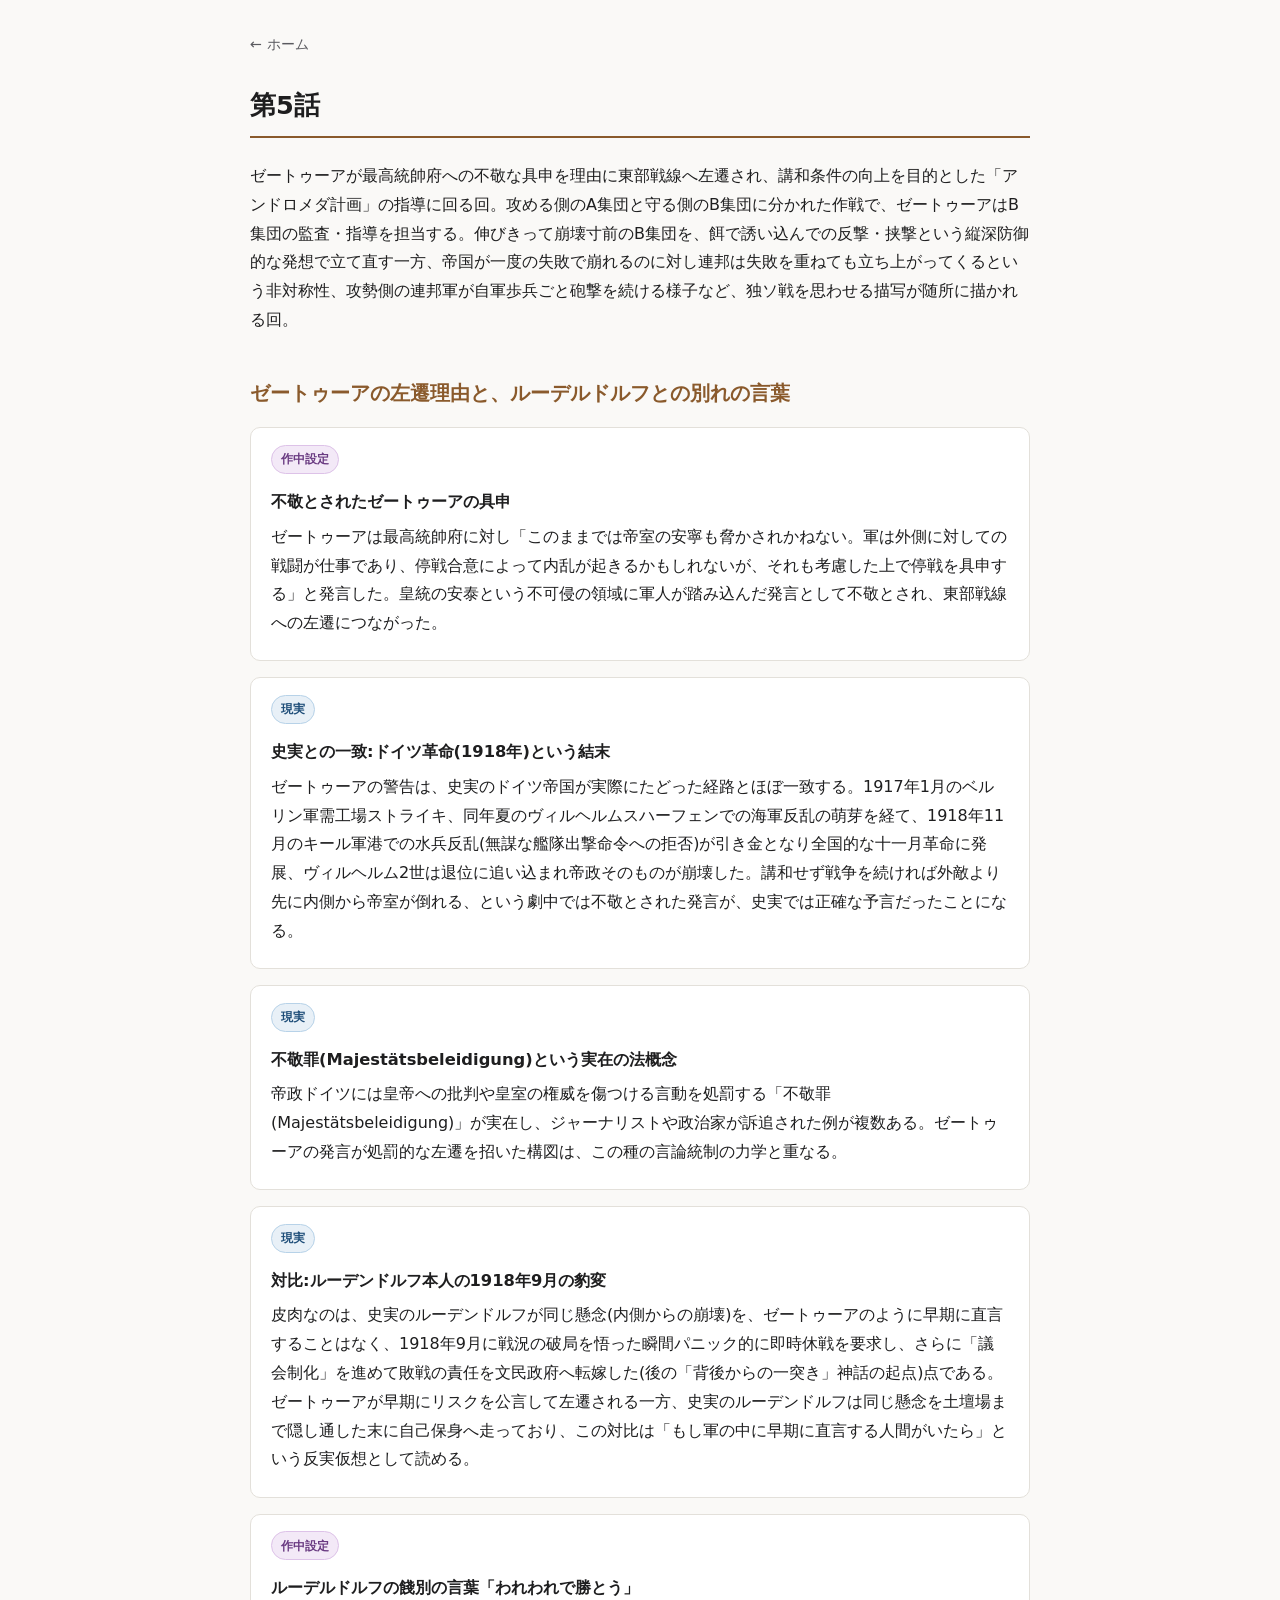
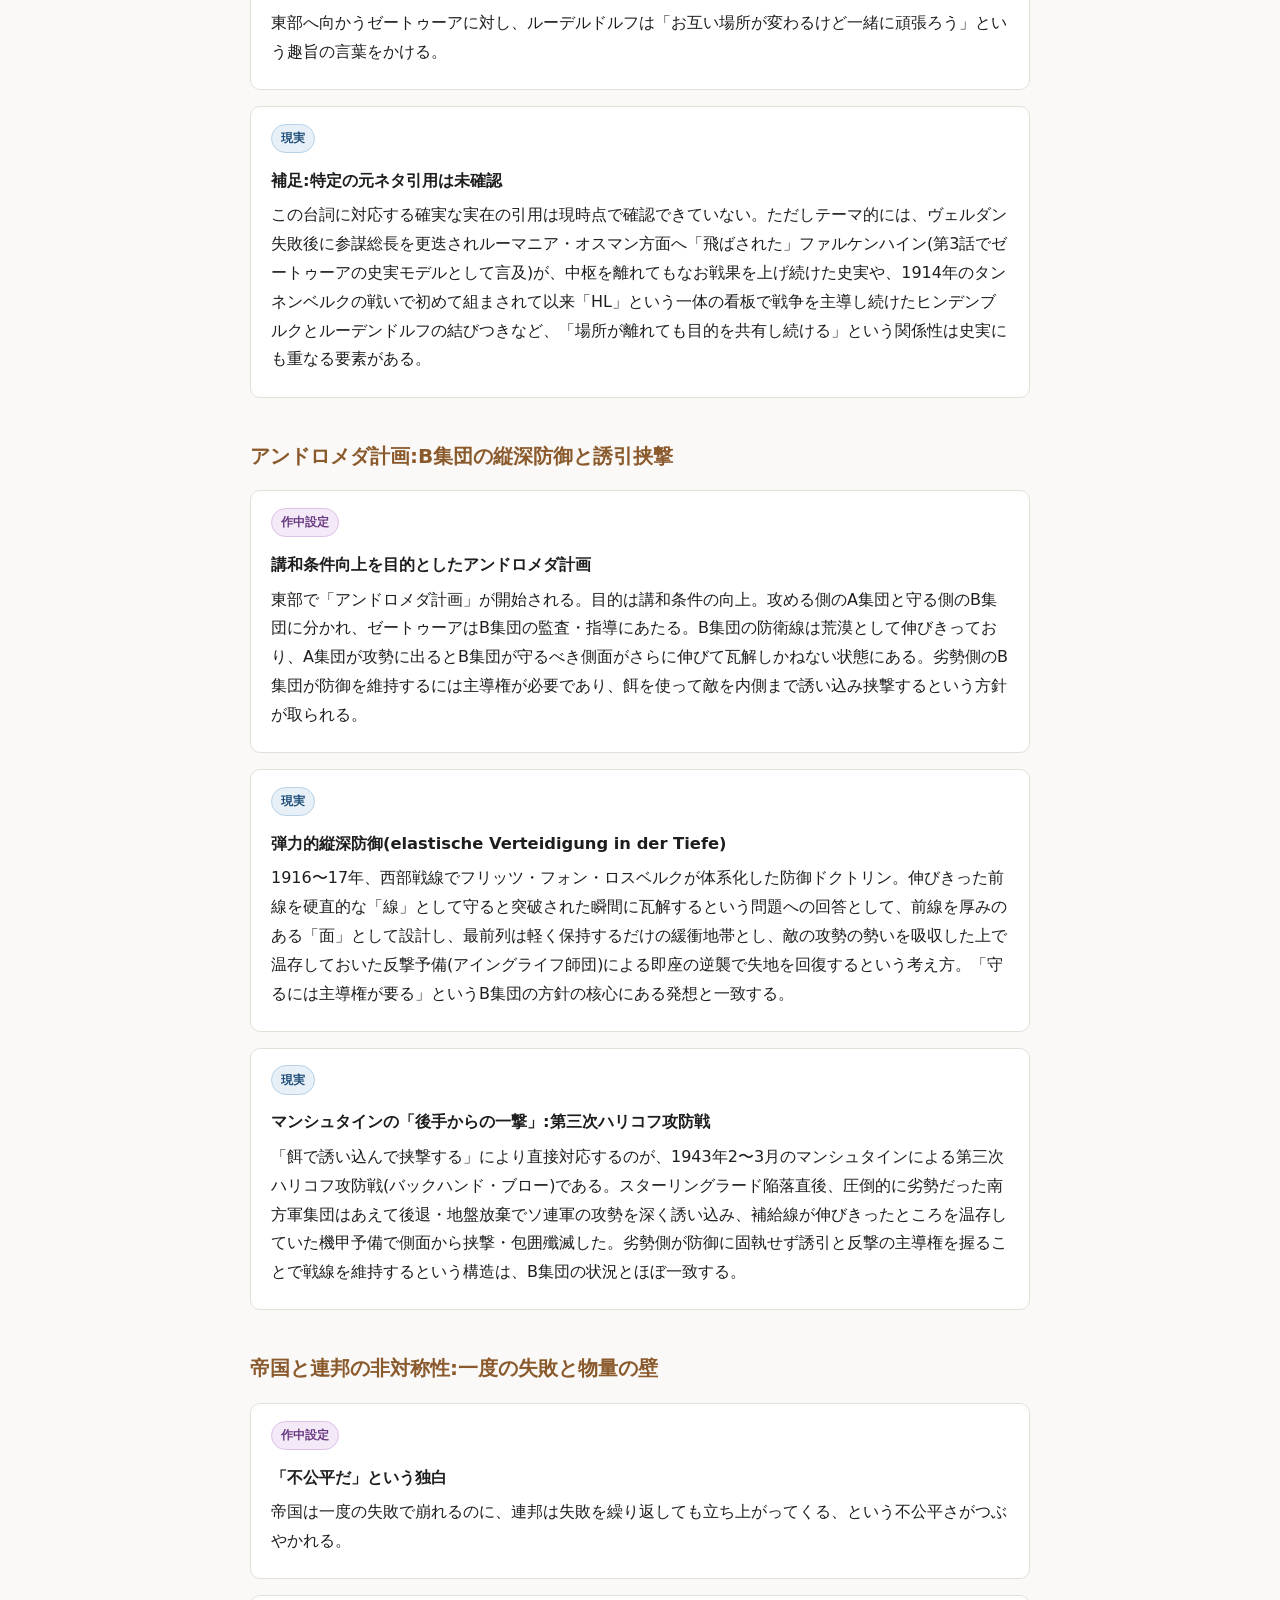
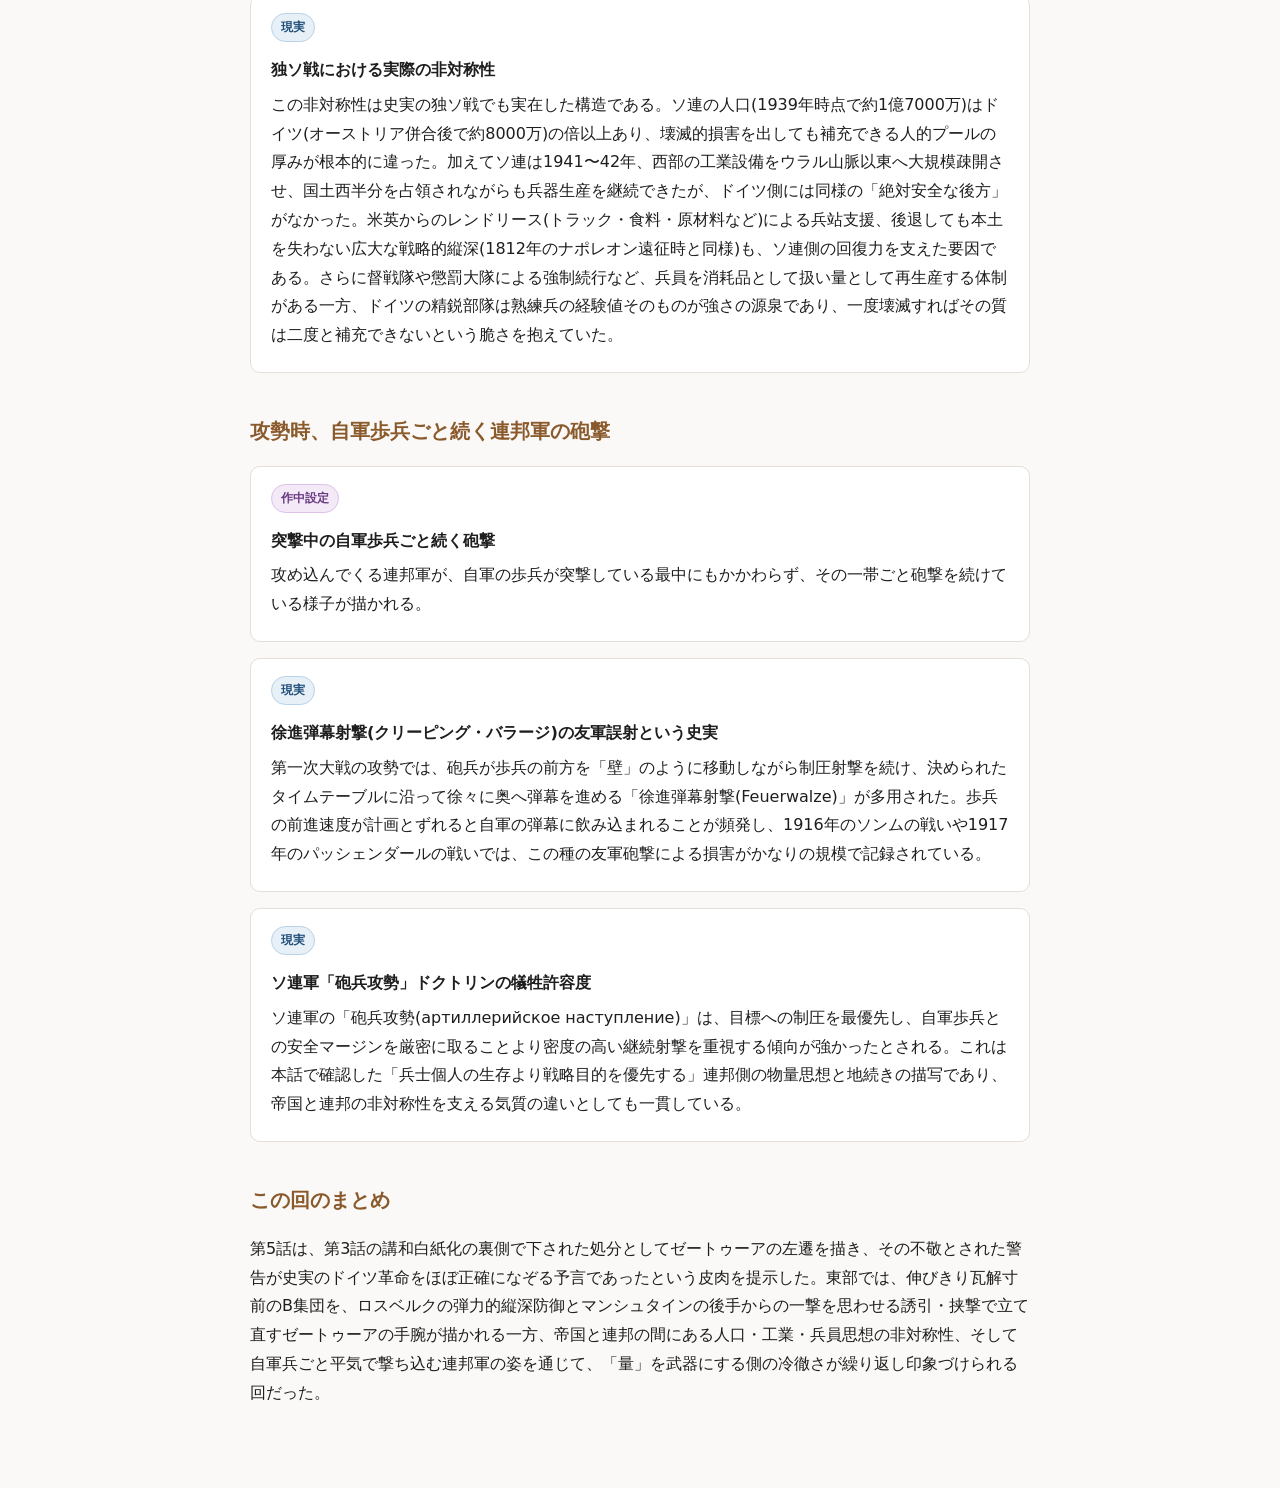
<file: episodes/ep05.html>
<!DOCTYPE html>
<html lang="ja">
<head>
<meta charset="UTF-8">
<title>第5話 | 幼女戦記2期 参謀日誌</title>
<link rel="stylesheet" href="../assets/style.css">
</head>
<body>
<div class="page">
  <nav class="crumbs"><a href="../index.html">← ホーム</a></nav>
  <h1>第5話</h1>
  <p>ゼートゥーアが最高統帥府への不敬な具申を理由に東部戦線へ左遷され、講和条件の向上を目的とした「アンドロメダ計画」の指導に回る回。攻める側のA集団と守る側のB集団に分かれた作戦で、ゼートゥーアはB集団の監査・指導を担当する。伸びきって崩壊寸前のB集団を、餌で誘い込んでの反撃・挟撃という縦深防御的な発想で立て直す一方、帝国が一度の失敗で崩れるのに対し連邦は失敗を重ねても立ち上がってくるという非対称性、攻勢側の連邦軍が自軍歩兵ごと砲撃を続ける様子など、独ソ戦を思わせる描写が随所に描かれる回。</p>

  <h2>ゼートゥーアの左遷理由と、ルーデルドルフとの別れの言葉</h2>
  <div class="entry">
    <span class="tag tag-fiction">作中設定</span>
    <p class="entry-title">不敬とされたゼートゥーアの具申</p>
    <p>ゼートゥーアは最高統帥府に対し「このままでは帝室の安寧も脅かされかねない。軍は外側に対しての戦闘が仕事であり、停戦合意によって内乱が起きるかもしれないが、それも考慮した上で停戦を具申する」と発言した。皇統の安泰という不可侵の領域に軍人が踏み込んだ発言として不敬とされ、東部戦線への左遷につながった。</p>
  </div>
  <div class="entry">
    <span class="tag tag-real">現実</span>
    <p class="entry-title">史実との一致:ドイツ革命(1918年)という結末</p>
    <p>ゼートゥーアの警告は、史実のドイツ帝国が実際にたどった経路とほぼ一致する。1917年1月のベルリン軍需工場ストライキ、同年夏のヴィルヘルムスハーフェンでの海軍反乱の萌芽を経て、1918年11月のキール軍港での水兵反乱(無謀な艦隊出撃命令への拒否)が引き金となり全国的な十一月革命に発展、ヴィルヘルム2世は退位に追い込まれ帝政そのものが崩壊した。講和せず戦争を続ければ外敵より先に内側から帝室が倒れる、という劇中では不敬とされた発言が、史実では正確な予言だったことになる。</p>
  </div>
  <div class="entry">
    <span class="tag tag-real">現実</span>
    <p class="entry-title">不敬罪(Majestätsbeleidigung)という実在の法概念</p>
    <p>帝政ドイツには皇帝への批判や皇室の権威を傷つける言動を処罰する「不敬罪(Majestätsbeleidigung)」が実在し、ジャーナリストや政治家が訴追された例が複数ある。ゼートゥーアの発言が処罰的な左遷を招いた構図は、この種の言論統制の力学と重なる。</p>
  </div>
  <div class="entry">
    <span class="tag tag-real">現実</span>
    <p class="entry-title">対比:ルーデンドルフ本人の1918年9月の豹変</p>
    <p>皮肉なのは、史実のルーデンドルフが同じ懸念(内側からの崩壊)を、ゼートゥーアのように早期に直言することはなく、1918年9月に戦況の破局を悟った瞬間パニック的に即時休戦を要求し、さらに「議会制化」を進めて敗戦の責任を文民政府へ転嫁した(後の「背後からの一突き」神話の起点)点である。ゼートゥーアが早期にリスクを公言して左遷される一方、史実のルーデンドルフは同じ懸念を土壇場まで隠し通した末に自己保身へ走っており、この対比は「もし軍の中に早期に直言する人間がいたら」という反実仮想として読める。</p>
  </div>
  <div class="entry">
    <span class="tag tag-fiction">作中設定</span>
    <p class="entry-title">ルーデルドルフの餞別の言葉「われわれで勝とう」</p>
    <p>東部へ向かうゼートゥーアに対し、ルーデルドルフは「お互い場所が変わるけど一緒に頑張ろう」という趣旨の言葉をかける。</p>
  </div>
  <div class="entry">
    <span class="tag tag-real">現実</span>
    <p class="entry-title">補足:特定の元ネタ引用は未確認</p>
    <p>この台詞に対応する確実な実在の引用は現時点で確認できていない。ただしテーマ的には、ヴェルダン失敗後に参謀総長を更迭されルーマニア・オスマン方面へ「飛ばされた」ファルケンハイン(第3話でゼートゥーアの史実モデルとして言及)が、中枢を離れてもなお戦果を上げ続けた史実や、1914年のタンネンベルクの戦いで初めて組まされて以来「HL」という一体の看板で戦争を主導し続けたヒンデンブルクとルーデンドルフの結びつきなど、「場所が離れても目的を共有し続ける」という関係性は史実にも重なる要素がある。</p>
  </div>

  <h2>アンドロメダ計画:B集団の縦深防御と誘引挟撃</h2>
  <div class="entry">
    <span class="tag tag-fiction">作中設定</span>
    <p class="entry-title">講和条件向上を目的としたアンドロメダ計画</p>
    <p>東部で「アンドロメダ計画」が開始される。目的は講和条件の向上。攻める側のA集団と守る側のB集団に分かれ、ゼートゥーアはB集団の監査・指導にあたる。B集団の防衛線は荒漠として伸びきっており、A集団が攻勢に出るとB集団が守るべき側面がさらに伸びて瓦解しかねない状態にある。劣勢側のB集団が防御を維持するには主導権が必要であり、餌を使って敵を内側まで誘い込み挟撃するという方針が取られる。</p>
  </div>
  <div class="entry">
    <span class="tag tag-real">現実</span>
    <p class="entry-title">弾力的縦深防御(elastische Verteidigung in der Tiefe)</p>
    <p>1916〜17年、西部戦線でフリッツ・フォン・ロスベルクが体系化した防御ドクトリン。伸びきった前線を硬直的な「線」として守ると突破された瞬間に瓦解するという問題への回答として、前線を厚みのある「面」として設計し、最前列は軽く保持するだけの緩衝地帯とし、敵の攻勢の勢いを吸収した上で温存しておいた反撃予備(アイングライフ師団)による即座の逆襲で失地を回復するという考え方。「守るには主導権が要る」というB集団の方針の核心にある発想と一致する。</p>
  </div>
  <div class="entry">
    <span class="tag tag-real">現実</span>
    <p class="entry-title">マンシュタインの「後手からの一撃」:第三次ハリコフ攻防戦</p>
    <p>「餌で誘い込んで挟撃する」により直接対応するのが、1943年2〜3月のマンシュタインによる第三次ハリコフ攻防戦(バックハンド・ブロー)である。スターリングラード陥落直後、圧倒的に劣勢だった南方軍集団はあえて後退・地盤放棄でソ連軍の攻勢を深く誘い込み、補給線が伸びきったところを温存していた機甲予備で側面から挟撃・包囲殲滅した。劣勢側が防御に固執せず誘引と反撃の主導権を握ることで戦線を維持するという構造は、B集団の状況とほぼ一致する。</p>
  </div>

  <h2>帝国と連邦の非対称性:一度の失敗と物量の壁</h2>
  <div class="entry">
    <span class="tag tag-fiction">作中設定</span>
    <p class="entry-title">「不公平だ」という独白</p>
    <p>帝国は一度の失敗で崩れるのに、連邦は失敗を繰り返しても立ち上がってくる、という不公平さがつぶやかれる。</p>
  </div>
  <div class="entry">
    <span class="tag tag-real">現実</span>
    <p class="entry-title">独ソ戦における実際の非対称性</p>
    <p>この非対称性は史実の独ソ戦でも実在した構造である。ソ連の人口(1939年時点で約1億7000万)はドイツ(オーストリア併合後で約8000万)の倍以上あり、壊滅的損害を出しても補充できる人的プールの厚みが根本的に違った。加えてソ連は1941〜42年、西部の工業設備をウラル山脈以東へ大規模疎開させ、国土西半分を占領されながらも兵器生産を継続できたが、ドイツ側には同様の「絶対安全な後方」がなかった。米英からのレンドリース(トラック・食料・原材料など)による兵站支援、後退しても本土を失わない広大な戦略的縦深(1812年のナポレオン遠征時と同様)も、ソ連側の回復力を支えた要因である。さらに督戦隊や懲罰大隊による強制続行など、兵員を消耗品として扱い量として再生産する体制がある一方、ドイツの精鋭部隊は熟練兵の経験値そのものが強さの源泉であり、一度壊滅すればその質は二度と補充できないという脆さを抱えていた。</p>
  </div>

  <h2>攻勢時、自軍歩兵ごと続く連邦軍の砲撃</h2>
  <div class="entry">
    <span class="tag tag-fiction">作中設定</span>
    <p class="entry-title">突撃中の自軍歩兵ごと続く砲撃</p>
    <p>攻め込んでくる連邦軍が、自軍の歩兵が突撃している最中にもかかわらず、その一帯ごと砲撃を続けている様子が描かれる。</p>
  </div>
  <div class="entry">
    <span class="tag tag-real">現実</span>
    <p class="entry-title">徐進弾幕射撃(クリーピング・バラージ)の友軍誤射という史実</p>
    <p>第一次大戦の攻勢では、砲兵が歩兵の前方を「壁」のように移動しながら制圧射撃を続け、決められたタイムテーブルに沿って徐々に奥へ弾幕を進める「徐進弾幕射撃(Feuerwalze)」が多用された。歩兵の前進速度が計画とずれると自軍の弾幕に飲み込まれることが頻発し、1916年のソンムの戦いや1917年のパッシェンダールの戦いでは、この種の友軍砲撃による損害がかなりの規模で記録されている。</p>
  </div>
  <div class="entry">
    <span class="tag tag-real">現実</span>
    <p class="entry-title">ソ連軍「砲兵攻勢」ドクトリンの犠牲許容度</p>
    <p>ソ連軍の「砲兵攻勢(артиллерийское наступление)」は、目標への制圧を最優先し、自軍歩兵との安全マージンを厳密に取ることより密度の高い継続射撃を重視する傾向が強かったとされる。これは本話で確認した「兵士個人の生存より戦略目的を優先する」連邦側の物量思想と地続きの描写であり、帝国と連邦の非対称性を支える気質の違いとしても一貫している。</p>
  </div>

  <h2>この回のまとめ</h2>
  <p>第5話は、第3話の講和白紙化の裏側で下された処分としてゼートゥーアの左遷を描き、その不敬とされた警告が史実のドイツ革命をほぼ正確になぞる予言であったという皮肉を提示した。東部では、伸びきり瓦解寸前のB集団を、ロスベルクの弾力的縦深防御とマンシュタインの後手からの一撃を思わせる誘引・挟撃で立て直すゼートゥーアの手腕が描かれる一方、帝国と連邦の間にある人口・工業・兵員思想の非対称性、そして自軍兵ごと平気で撃ち込む連邦軍の姿を通じて、「量」を武器にする側の冷徹さが繰り返し印象づけられる回だった。</p>
</div>
</body>
</html>
</file>
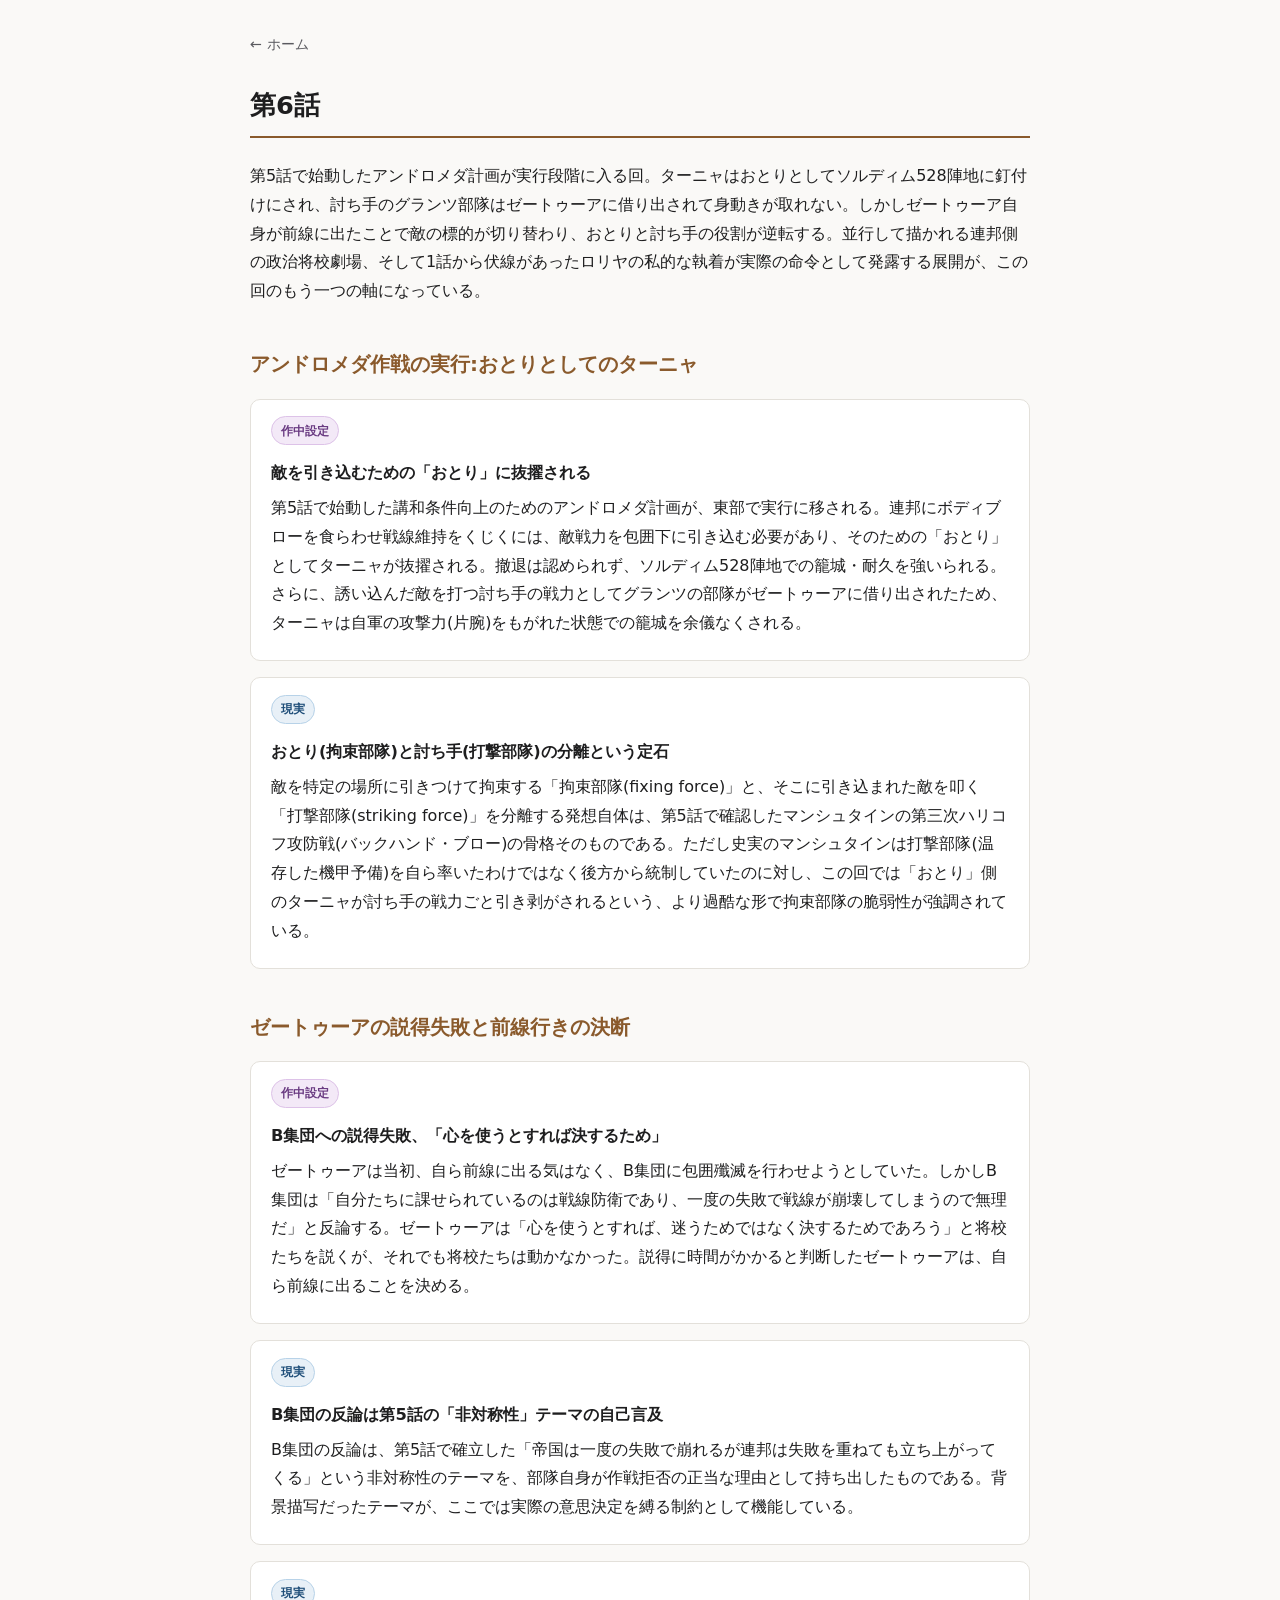
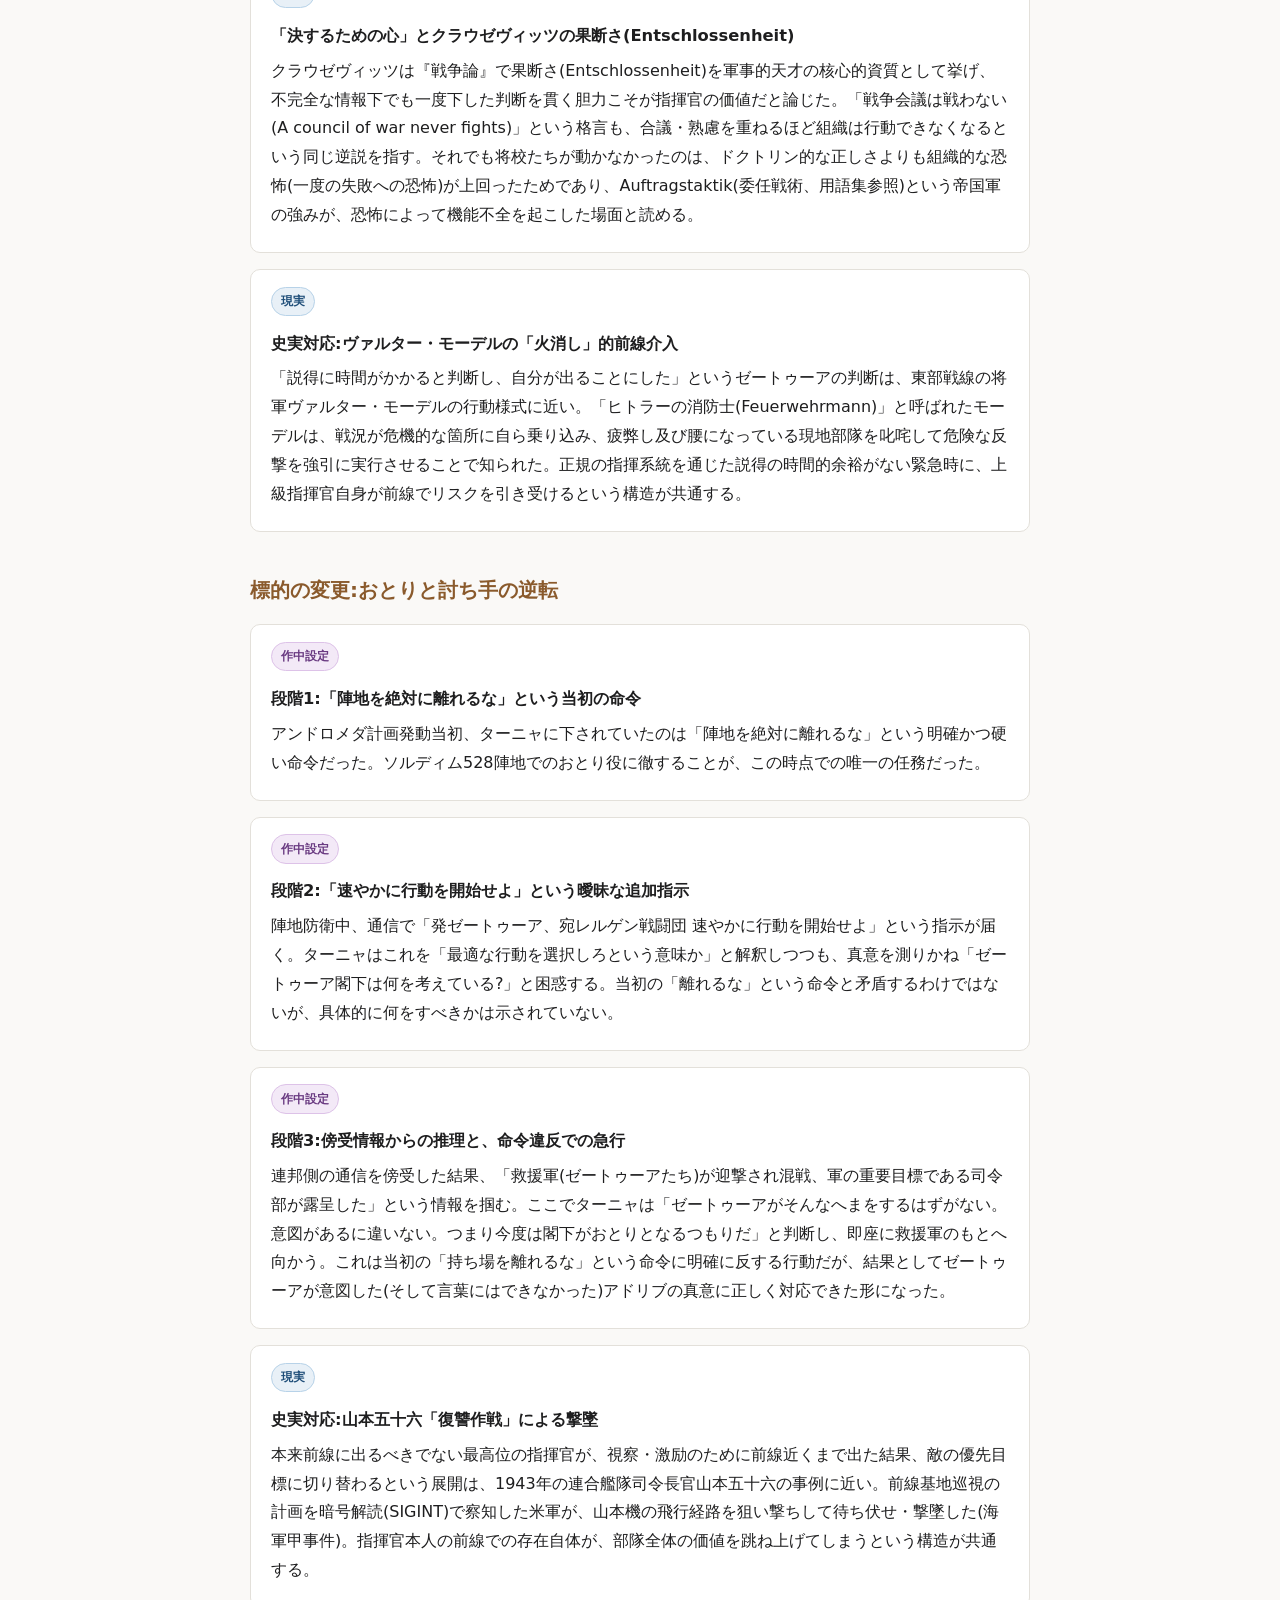
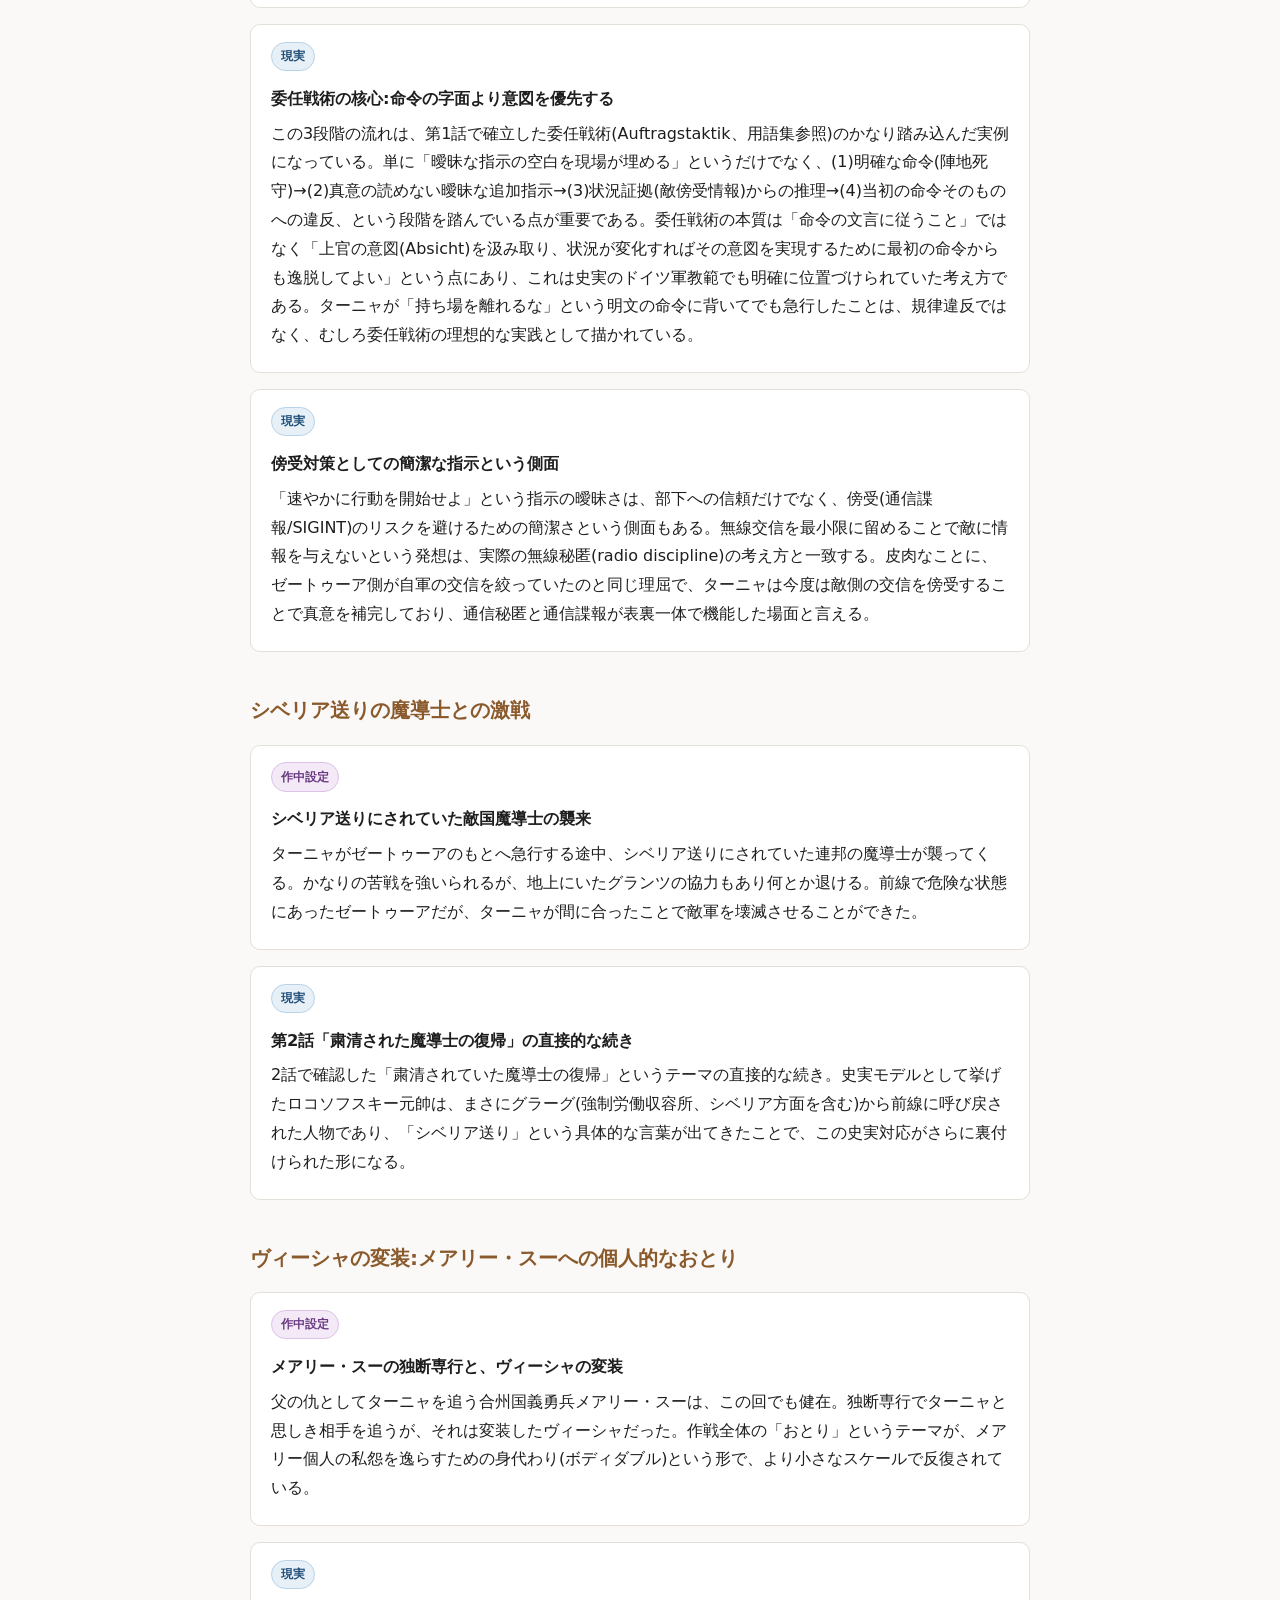
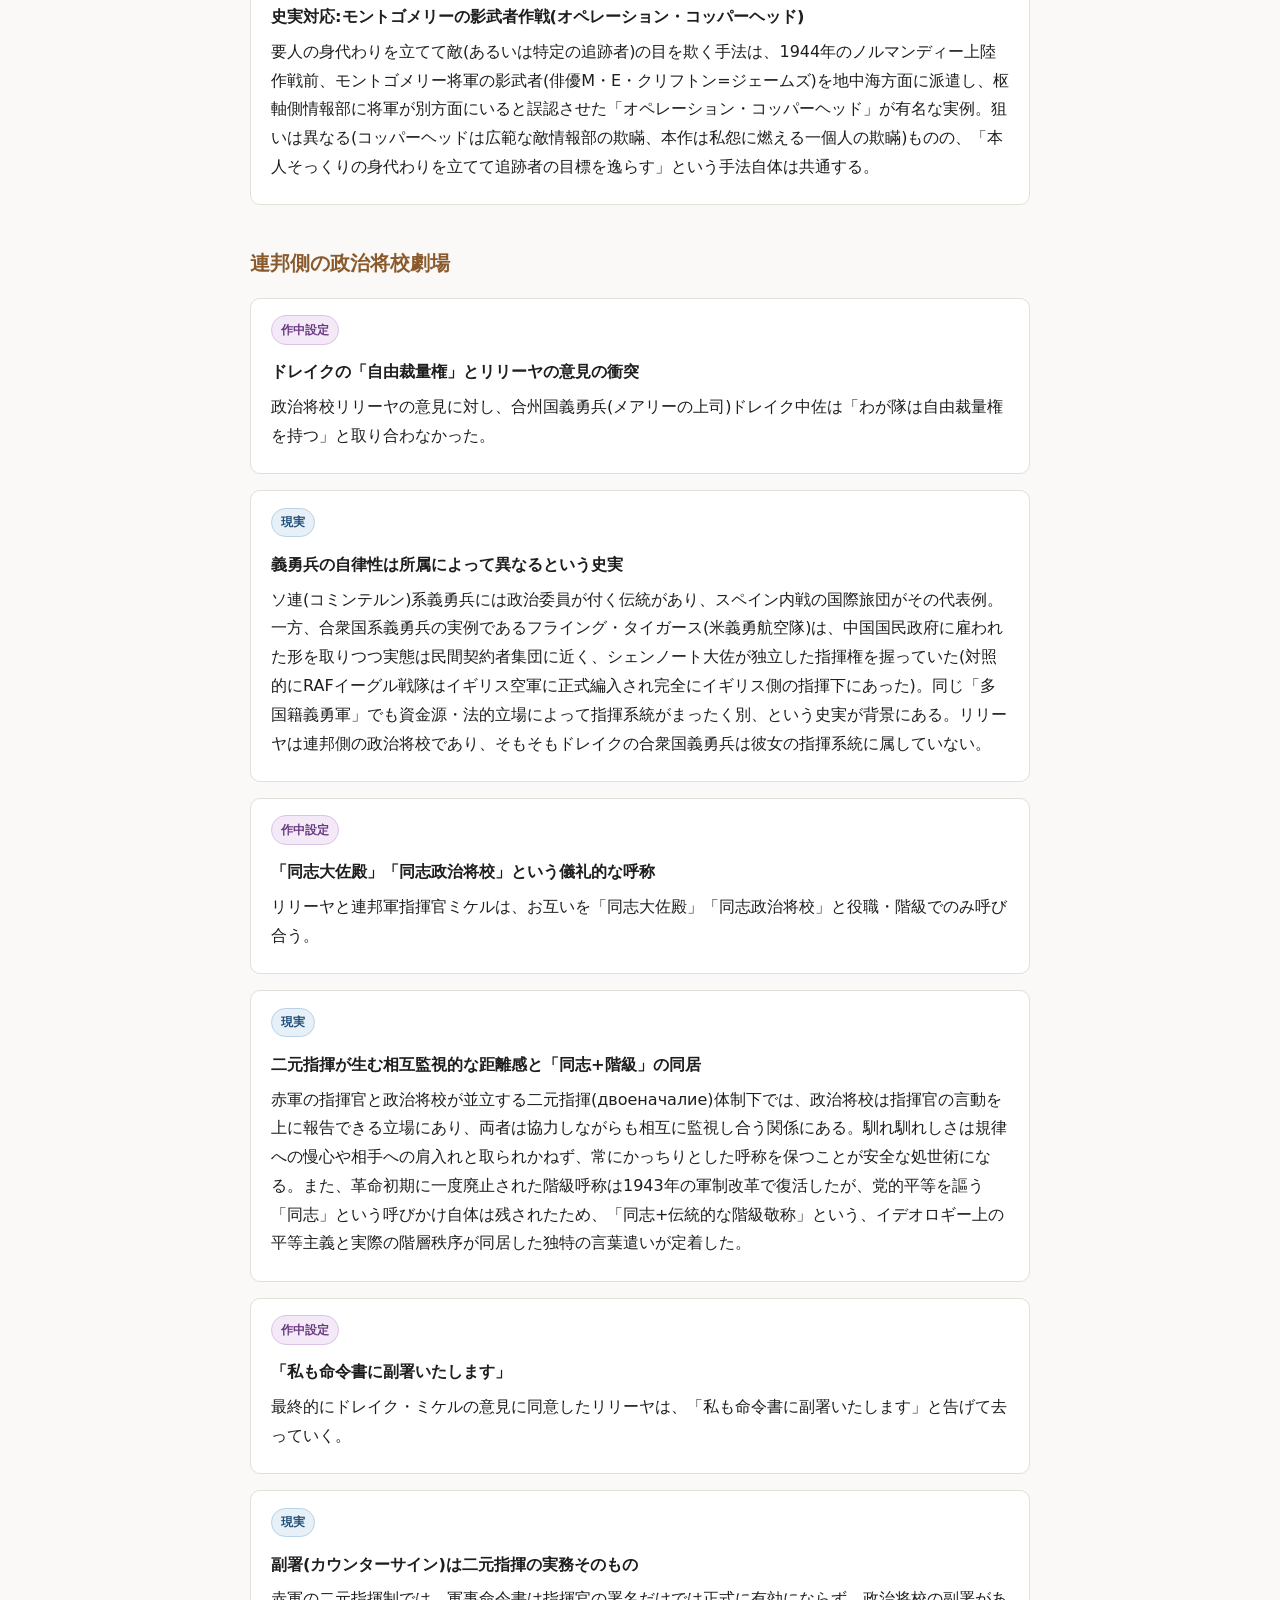
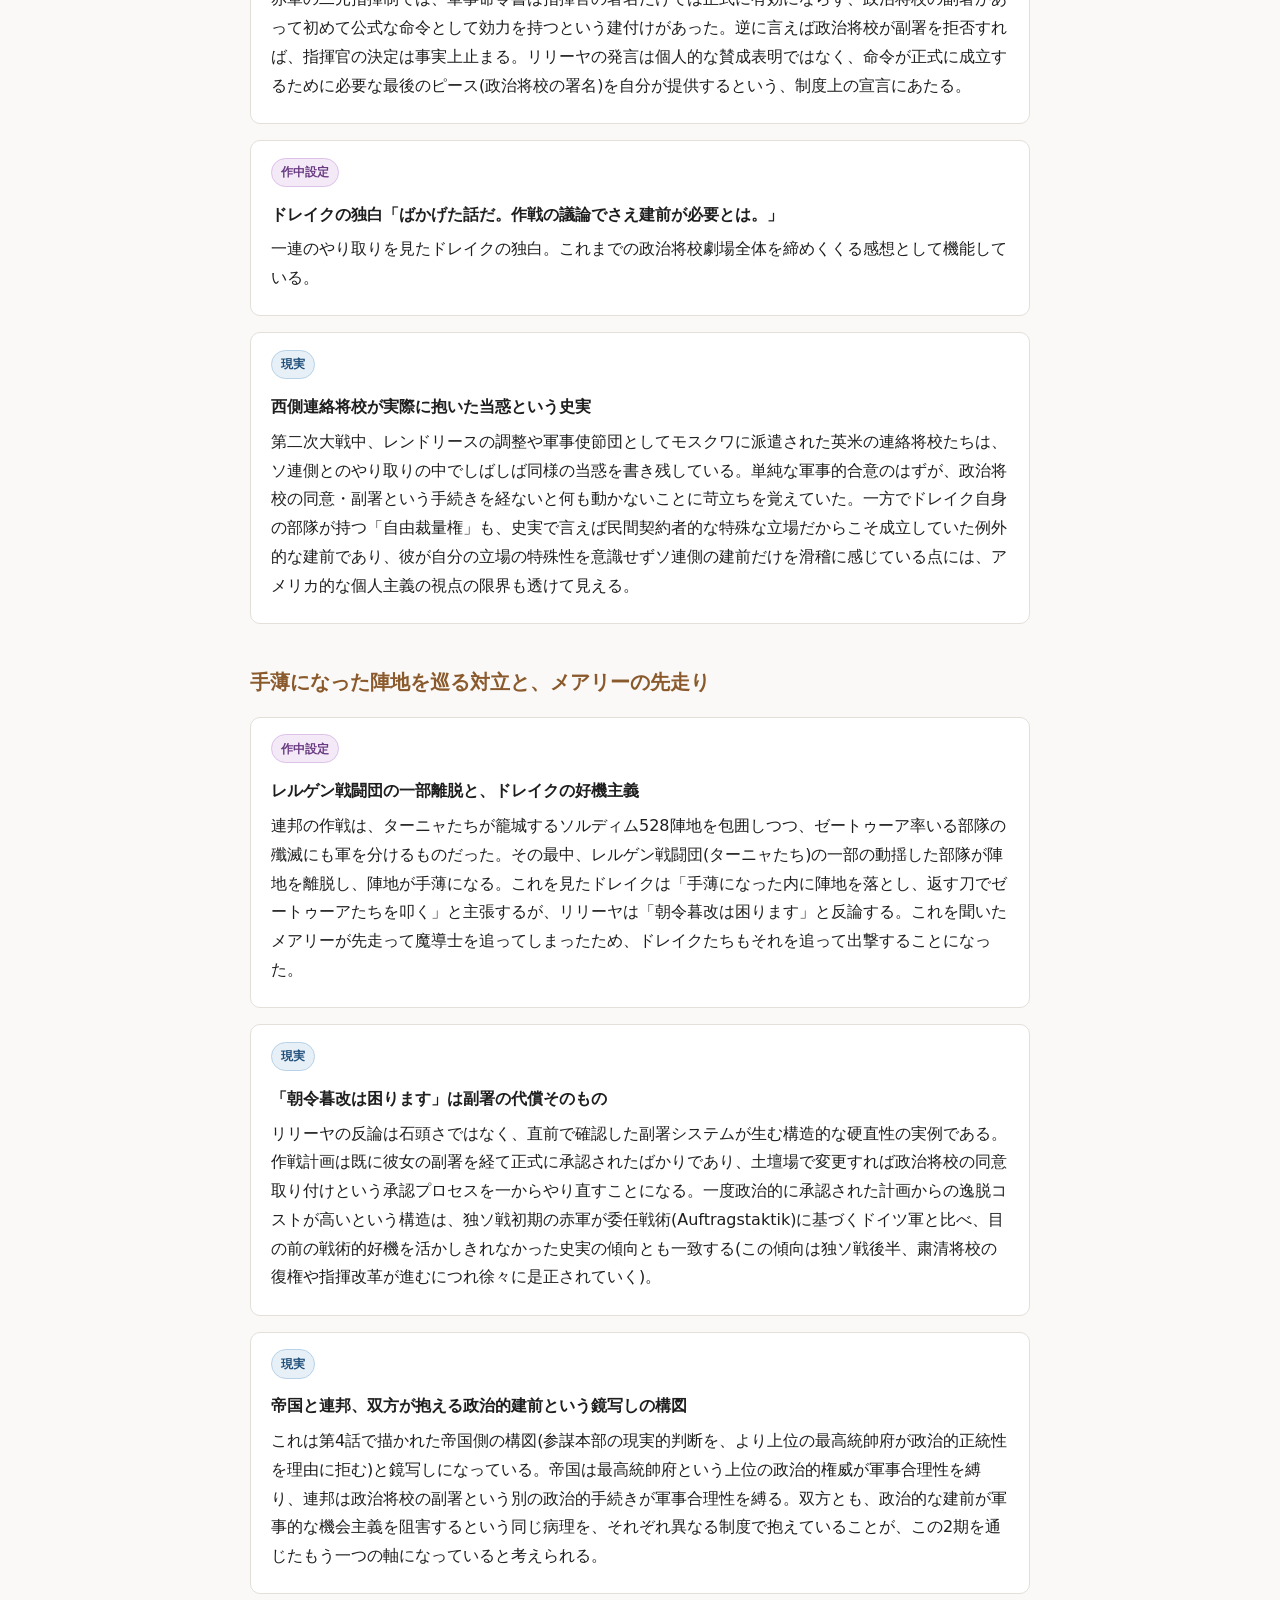
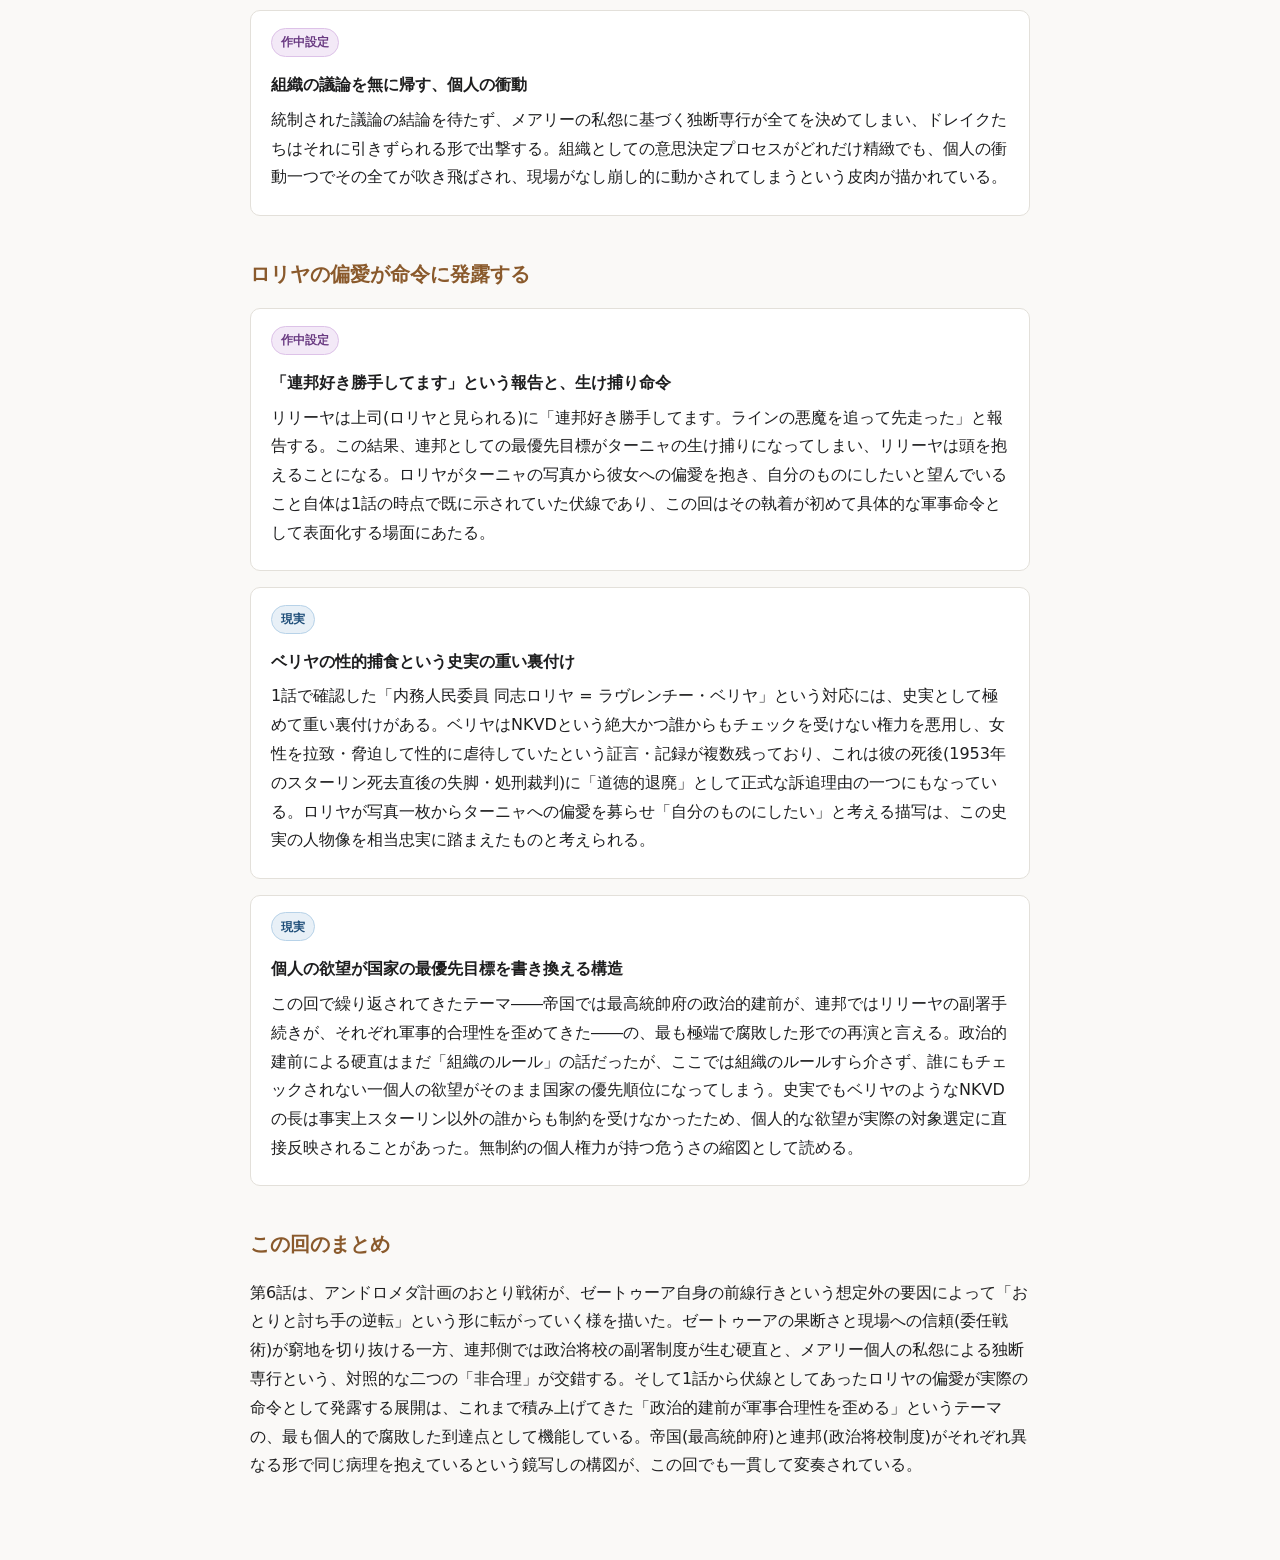
<file: episodes/ep06.html>
<!DOCTYPE html>
<html lang="ja">
<head>
<meta charset="UTF-8">
<title>第6話 | 幼女戦記2期 参謀日誌</title>
<link rel="stylesheet" href="../assets/style.css">
</head>
<body>
<div class="page">
  <nav class="crumbs"><a href="../index.html">← ホーム</a></nav>
  <h1>第6話</h1>
  <p>第5話で始動したアンドロメダ計画が実行段階に入る回。ターニャはおとりとしてソルディム528陣地に釘付けにされ、討ち手のグランツ部隊はゼートゥーアに借り出されて身動きが取れない。しかしゼートゥーア自身が前線に出たことで敵の標的が切り替わり、おとりと討ち手の役割が逆転する。並行して描かれる連邦側の政治将校劇場、そして1話から伏線があったロリヤの私的な執着が実際の命令として発露する展開が、この回のもう一つの軸になっている。</p>

  <h2>アンドロメダ作戦の実行:おとりとしてのターニャ</h2>
  <div class="entry">
    <span class="tag tag-fiction">作中設定</span>
    <p class="entry-title">敵を引き込むための「おとり」に抜擢される</p>
    <p>第5話で始動した講和条件向上のためのアンドロメダ計画が、東部で実行に移される。連邦にボディブローを食らわせ戦線維持をくじくには、敵戦力を包囲下に引き込む必要があり、そのための「おとり」としてターニャが抜擢される。撤退は認められず、ソルディム528陣地での籠城・耐久を強いられる。さらに、誘い込んだ敵を打つ討ち手の戦力としてグランツの部隊がゼートゥーアに借り出されたため、ターニャは自軍の攻撃力(片腕)をもがれた状態での籠城を余儀なくされる。</p>
  </div>
  <div class="entry">
    <span class="tag tag-real">現実</span>
    <p class="entry-title">おとり(拘束部隊)と討ち手(打撃部隊)の分離という定石</p>
    <p>敵を特定の場所に引きつけて拘束する「拘束部隊(fixing force)」と、そこに引き込まれた敵を叩く「打撃部隊(striking force)」を分離する発想自体は、第5話で確認したマンシュタインの第三次ハリコフ攻防戦(バックハンド・ブロー)の骨格そのものである。ただし史実のマンシュタインは打撃部隊(温存した機甲予備)を自ら率いたわけではなく後方から統制していたのに対し、この回では「おとり」側のターニャが討ち手の戦力ごと引き剥がされるという、より過酷な形で拘束部隊の脆弱性が強調されている。</p>
  </div>

  <h2>ゼートゥーアの説得失敗と前線行きの決断</h2>
  <div class="entry">
    <span class="tag tag-fiction">作中設定</span>
    <p class="entry-title">B集団への説得失敗、「心を使うとすれば決するため」</p>
    <p>ゼートゥーアは当初、自ら前線に出る気はなく、B集団に包囲殲滅を行わせようとしていた。しかしB集団は「自分たちに課せられているのは戦線防衛であり、一度の失敗で戦線が崩壊してしまうので無理だ」と反論する。ゼートゥーアは「心を使うとすれば、迷うためではなく決するためであろう」と将校たちを説くが、それでも将校たちは動かなかった。説得に時間がかかると判断したゼートゥーアは、自ら前線に出ることを決める。</p>
  </div>
  <div class="entry">
    <span class="tag tag-real">現実</span>
    <p class="entry-title">B集団の反論は第5話の「非対称性」テーマの自己言及</p>
    <p>B集団の反論は、第5話で確立した「帝国は一度の失敗で崩れるが連邦は失敗を重ねても立ち上がってくる」という非対称性のテーマを、部隊自身が作戦拒否の正当な理由として持ち出したものである。背景描写だったテーマが、ここでは実際の意思決定を縛る制約として機能している。</p>
  </div>
  <div class="entry">
    <span class="tag tag-real">現実</span>
    <p class="entry-title">「決するための心」とクラウゼヴィッツの果断さ(Entschlossenheit)</p>
    <p>クラウゼヴィッツは『戦争論』で果断さ(Entschlossenheit)を軍事的天才の核心的資質として挙げ、不完全な情報下でも一度下した判断を貫く胆力こそが指揮官の価値だと論じた。「戦争会議は戦わない(A council of war never fights)」という格言も、合議・熟慮を重ねるほど組織は行動できなくなるという同じ逆説を指す。それでも将校たちが動かなかったのは、ドクトリン的な正しさよりも組織的な恐怖(一度の失敗への恐怖)が上回ったためであり、Auftragstaktik(委任戦術、用語集参照)という帝国軍の強みが、恐怖によって機能不全を起こした場面と読める。</p>
  </div>
  <div class="entry">
    <span class="tag tag-real">現実</span>
    <p class="entry-title">史実対応:ヴァルター・モーデルの「火消し」的前線介入</p>
    <p>「説得に時間がかかると判断し、自分が出ることにした」というゼートゥーアの判断は、東部戦線の将軍ヴァルター・モーデルの行動様式に近い。「ヒトラーの消防士(Feuerwehrmann)」と呼ばれたモーデルは、戦況が危機的な箇所に自ら乗り込み、疲弊し及び腰になっている現地部隊を叱咤して危険な反撃を強引に実行させることで知られた。正規の指揮系統を通じた説得の時間的余裕がない緊急時に、上級指揮官自身が前線でリスクを引き受けるという構造が共通する。</p>
  </div>

  <h2>標的の変更:おとりと討ち手の逆転</h2>
  <div class="entry">
    <span class="tag tag-fiction">作中設定</span>
    <p class="entry-title">段階1:「陣地を絶対に離れるな」という当初の命令</p>
    <p>アンドロメダ計画発動当初、ターニャに下されていたのは「陣地を絶対に離れるな」という明確かつ硬い命令だった。ソルディム528陣地でのおとり役に徹することが、この時点での唯一の任務だった。</p>
  </div>
  <div class="entry">
    <span class="tag tag-fiction">作中設定</span>
    <p class="entry-title">段階2:「速やかに行動を開始せよ」という曖昧な追加指示</p>
    <p>陣地防衛中、通信で「発ゼートゥーア、宛レルゲン戦闘団 速やかに行動を開始せよ」という指示が届く。ターニャはこれを「最適な行動を選択しろという意味か」と解釈しつつも、真意を測りかね「ゼートゥーア閣下は何を考えている?」と困惑する。当初の「離れるな」という命令と矛盾するわけではないが、具体的に何をすべきかは示されていない。</p>
  </div>
  <div class="entry">
    <span class="tag tag-fiction">作中設定</span>
    <p class="entry-title">段階3:傍受情報からの推理と、命令違反での急行</p>
    <p>連邦側の通信を傍受した結果、「救援軍(ゼートゥーアたち)が迎撃され混戦、軍の重要目標である司令部が露呈した」という情報を掴む。ここでターニャは「ゼートゥーアがそんなへまをするはずがない。意図があるに違いない。つまり今度は閣下がおとりとなるつもりだ」と判断し、即座に救援軍のもとへ向かう。これは当初の「持ち場を離れるな」という命令に明確に反する行動だが、結果としてゼートゥーアが意図した(そして言葉にはできなかった)アドリブの真意に正しく対応できた形になった。</p>
  </div>
  <div class="entry">
    <span class="tag tag-real">現実</span>
    <p class="entry-title">史実対応:山本五十六「復讐作戦」による撃墜</p>
    <p>本来前線に出るべきでない最高位の指揮官が、視察・激励のために前線近くまで出た結果、敵の優先目標に切り替わるという展開は、1943年の連合艦隊司令長官山本五十六の事例に近い。前線基地巡視の計画を暗号解読(SIGINT)で察知した米軍が、山本機の飛行経路を狙い撃ちして待ち伏せ・撃墜した(海軍甲事件)。指揮官本人の前線での存在自体が、部隊全体の価値を跳ね上げてしまうという構造が共通する。</p>
  </div>
  <div class="entry">
    <span class="tag tag-real">現実</span>
    <p class="entry-title">委任戦術の核心:命令の字面より意図を優先する</p>
    <p>この3段階の流れは、第1話で確立した委任戦術(Auftragstaktik、用語集参照)のかなり踏み込んだ実例になっている。単に「曖昧な指示の空白を現場が埋める」というだけでなく、(1)明確な命令(陣地死守)→(2)真意の読めない曖昧な追加指示→(3)状況証拠(敵傍受情報)からの推理→(4)当初の命令そのものへの違反、という段階を踏んでいる点が重要である。委任戦術の本質は「命令の文言に従うこと」ではなく「上官の意図(Absicht)を汲み取り、状況が変化すればその意図を実現するために最初の命令からも逸脱してよい」という点にあり、これは史実のドイツ軍教範でも明確に位置づけられていた考え方である。ターニャが「持ち場を離れるな」という明文の命令に背いてでも急行したことは、規律違反ではなく、むしろ委任戦術の理想的な実践として描かれている。</p>
  </div>
  <div class="entry">
    <span class="tag tag-real">現実</span>
    <p class="entry-title">傍受対策としての簡潔な指示という側面</p>
    <p>「速やかに行動を開始せよ」という指示の曖昧さは、部下への信頼だけでなく、傍受(通信諜報/SIGINT)のリスクを避けるための簡潔さという側面もある。無線交信を最小限に留めることで敵に情報を与えないという発想は、実際の無線秘匿(radio discipline)の考え方と一致する。皮肉なことに、ゼートゥーア側が自軍の交信を絞っていたのと同じ理屈で、ターニャは今度は敵側の交信を傍受することで真意を補完しており、通信秘匿と通信諜報が表裏一体で機能した場面と言える。</p>
  </div>

  <h2>シベリア送りの魔導士との激戦</h2>
  <div class="entry">
    <span class="tag tag-fiction">作中設定</span>
    <p class="entry-title">シベリア送りにされていた敵国魔導士の襲来</p>
    <p>ターニャがゼートゥーアのもとへ急行する途中、シベリア送りにされていた連邦の魔導士が襲ってくる。かなりの苦戦を強いられるが、地上にいたグランツの協力もあり何とか退ける。前線で危険な状態にあったゼートゥーアだが、ターニャが間に合ったことで敵軍を壊滅させることができた。</p>
  </div>
  <div class="entry">
    <span class="tag tag-real">現実</span>
    <p class="entry-title">第2話「粛清された魔導士の復帰」の直接的な続き</p>
    <p>2話で確認した「粛清されていた魔導士の復帰」というテーマの直接的な続き。史実モデルとして挙げたロコソフスキー元帥は、まさにグラーグ(強制労働収容所、シベリア方面を含む)から前線に呼び戻された人物であり、「シベリア送り」という具体的な言葉が出てきたことで、この史実対応がさらに裏付けられた形になる。</p>
  </div>

  <h2>ヴィーシャの変装:メアリー・スーへの個人的なおとり</h2>
  <div class="entry">
    <span class="tag tag-fiction">作中設定</span>
    <p class="entry-title">メアリー・スーの独断専行と、ヴィーシャの変装</p>
    <p>父の仇としてターニャを追う合州国義勇兵メアリー・スーは、この回でも健在。独断専行でターニャと思しき相手を追うが、それは変装したヴィーシャだった。作戦全体の「おとり」というテーマが、メアリー個人の私怨を逸らすための身代わり(ボディダブル)という形で、より小さなスケールで反復されている。</p>
  </div>
  <div class="entry">
    <span class="tag tag-real">現実</span>
    <p class="entry-title">史実対応:モントゴメリーの影武者作戦(オペレーション・コッパーヘッド)</p>
    <p>要人の身代わりを立てて敵(あるいは特定の追跡者)の目を欺く手法は、1944年のノルマンディー上陸作戦前、モントゴメリー将軍の影武者(俳優M・E・クリフトン=ジェームズ)を地中海方面に派遣し、枢軸側情報部に将軍が別方面にいると誤認させた「オペレーション・コッパーヘッド」が有名な実例。狙いは異なる(コッパーヘッドは広範な敵情報部の欺瞞、本作は私怨に燃える一個人の欺瞞)ものの、「本人そっくりの身代わりを立てて追跡者の目標を逸らす」という手法自体は共通する。</p>
  </div>

  <h2>連邦側の政治将校劇場</h2>
  <div class="entry">
    <span class="tag tag-fiction">作中設定</span>
    <p class="entry-title">ドレイクの「自由裁量権」とリリーヤの意見の衝突</p>
    <p>政治将校リリーヤの意見に対し、合州国義勇兵(メアリーの上司)ドレイク中佐は「わが隊は自由裁量権を持つ」と取り合わなかった。</p>
  </div>
  <div class="entry">
    <span class="tag tag-real">現実</span>
    <p class="entry-title">義勇兵の自律性は所属によって異なるという史実</p>
    <p>ソ連(コミンテルン)系義勇兵には政治委員が付く伝統があり、スペイン内戦の国際旅団がその代表例。一方、合衆国系義勇兵の実例であるフライング・タイガース(米義勇航空隊)は、中国国民政府に雇われた形を取りつつ実態は民間契約者集団に近く、シェンノート大佐が独立した指揮権を握っていた(対照的にRAFイーグル戦隊はイギリス空軍に正式編入され完全にイギリス側の指揮下にあった)。同じ「多国籍義勇軍」でも資金源・法的立場によって指揮系統がまったく別、という史実が背景にある。リリーヤは連邦側の政治将校であり、そもそもドレイクの合衆国義勇兵は彼女の指揮系統に属していない。</p>
  </div>
  <div class="entry">
    <span class="tag tag-fiction">作中設定</span>
    <p class="entry-title">「同志大佐殿」「同志政治将校」という儀礼的な呼称</p>
    <p>リリーヤと連邦軍指揮官ミケルは、お互いを「同志大佐殿」「同志政治将校」と役職・階級でのみ呼び合う。</p>
  </div>
  <div class="entry">
    <span class="tag tag-real">現実</span>
    <p class="entry-title">二元指揮が生む相互監視的な距離感と「同志+階級」の同居</p>
    <p>赤軍の指揮官と政治将校が並立する二元指揮(двоеначалие)体制下では、政治将校は指揮官の言動を上に報告できる立場にあり、両者は協力しながらも相互に監視し合う関係にある。馴れ馴れしさは規律への慢心や相手への肩入れと取られかねず、常にかっちりとした呼称を保つことが安全な処世術になる。また、革命初期に一度廃止された階級呼称は1943年の軍制改革で復活したが、党的平等を謳う「同志」という呼びかけ自体は残されたため、「同志+伝統的な階級敬称」という、イデオロギー上の平等主義と実際の階層秩序が同居した独特の言葉遣いが定着した。</p>
  </div>
  <div class="entry">
    <span class="tag tag-fiction">作中設定</span>
    <p class="entry-title">「私も命令書に副署いたします」</p>
    <p>最終的にドレイク・ミケルの意見に同意したリリーヤは、「私も命令書に副署いたします」と告げて去っていく。</p>
  </div>
  <div class="entry">
    <span class="tag tag-real">現実</span>
    <p class="entry-title">副署(カウンターサイン)は二元指揮の実務そのもの</p>
    <p>赤軍の二元指揮制では、軍事命令書は指揮官の署名だけでは正式に有効にならず、政治将校の副署があって初めて公式な命令として効力を持つという建付けがあった。逆に言えば政治将校が副署を拒否すれば、指揮官の決定は事実上止まる。リリーヤの発言は個人的な賛成表明ではなく、命令が正式に成立するために必要な最後のピース(政治将校の署名)を自分が提供するという、制度上の宣言にあたる。</p>
  </div>
  <div class="entry">
    <span class="tag tag-fiction">作中設定</span>
    <p class="entry-title">ドレイクの独白「ばかげた話だ。作戦の議論でさえ建前が必要とは。」</p>
    <p>一連のやり取りを見たドレイクの独白。これまでの政治将校劇場全体を締めくくる感想として機能している。</p>
  </div>
  <div class="entry">
    <span class="tag tag-real">現実</span>
    <p class="entry-title">西側連絡将校が実際に抱いた当惑という史実</p>
    <p>第二次大戦中、レンドリースの調整や軍事使節団としてモスクワに派遣された英米の連絡将校たちは、ソ連側とのやり取りの中でしばしば同様の当惑を書き残している。単純な軍事的合意のはずが、政治将校の同意・副署という手続きを経ないと何も動かないことに苛立ちを覚えていた。一方でドレイク自身の部隊が持つ「自由裁量権」も、史実で言えば民間契約者的な特殊な立場だからこそ成立していた例外的な建前であり、彼が自分の立場の特殊性を意識せずソ連側の建前だけを滑稽に感じている点には、アメリカ的な個人主義の視点の限界も透けて見える。</p>
  </div>

  <h2>手薄になった陣地を巡る対立と、メアリーの先走り</h2>
  <div class="entry">
    <span class="tag tag-fiction">作中設定</span>
    <p class="entry-title">レルゲン戦闘団の一部離脱と、ドレイクの好機主義</p>
    <p>連邦の作戦は、ターニャたちが籠城するソルディム528陣地を包囲しつつ、ゼートゥーア率いる部隊の殲滅にも軍を分けるものだった。その最中、レルゲン戦闘団(ターニャたち)の一部の動揺した部隊が陣地を離脱し、陣地が手薄になる。これを見たドレイクは「手薄になった内に陣地を落とし、返す刀でゼートゥーアたちを叩く」と主張するが、リリーヤは「朝令暮改は困ります」と反論する。これを聞いたメアリーが先走って魔導士を追ってしまったため、ドレイクたちもそれを追って出撃することになった。</p>
  </div>
  <div class="entry">
    <span class="tag tag-real">現実</span>
    <p class="entry-title">「朝令暮改は困ります」は副署の代償そのもの</p>
    <p>リリーヤの反論は石頭さではなく、直前で確認した副署システムが生む構造的な硬直性の実例である。作戦計画は既に彼女の副署を経て正式に承認されたばかりであり、土壇場で変更すれば政治将校の同意取り付けという承認プロセスを一からやり直すことになる。一度政治的に承認された計画からの逸脱コストが高いという構造は、独ソ戦初期の赤軍が委任戦術(Auftragstaktik)に基づくドイツ軍と比べ、目の前の戦術的好機を活かしきれなかった史実の傾向とも一致する(この傾向は独ソ戦後半、粛清将校の復権や指揮改革が進むにつれ徐々に是正されていく)。</p>
  </div>
  <div class="entry">
    <span class="tag tag-real">現実</span>
    <p class="entry-title">帝国と連邦、双方が抱える政治的建前という鏡写しの構図</p>
    <p>これは第4話で描かれた帝国側の構図(参謀本部の現実的判断を、より上位の最高統帥府が政治的正統性を理由に拒む)と鏡写しになっている。帝国は最高統帥府という上位の政治的権威が軍事合理性を縛り、連邦は政治将校の副署という別の政治的手続きが軍事合理性を縛る。双方とも、政治的な建前が軍事的な機会主義を阻害するという同じ病理を、それぞれ異なる制度で抱えていることが、この2期を通じたもう一つの軸になっていると考えられる。</p>
  </div>
  <div class="entry">
    <span class="tag tag-fiction">作中設定</span>
    <p class="entry-title">組織の議論を無に帰す、個人の衝動</p>
    <p>統制された議論の結論を待たず、メアリーの私怨に基づく独断専行が全てを決めてしまい、ドレイクたちはそれに引きずられる形で出撃する。組織としての意思決定プロセスがどれだけ精緻でも、個人の衝動一つでその全てが吹き飛ばされ、現場がなし崩し的に動かされてしまうという皮肉が描かれている。</p>
  </div>

  <h2>ロリヤの偏愛が命令に発露する</h2>
  <div class="entry">
    <span class="tag tag-fiction">作中設定</span>
    <p class="entry-title">「連邦好き勝手してます」という報告と、生け捕り命令</p>
    <p>リリーヤは上司(ロリヤと見られる)に「連邦好き勝手してます。ラインの悪魔を追って先走った」と報告する。この結果、連邦としての最優先目標がターニャの生け捕りになってしまい、リリーヤは頭を抱えることになる。ロリヤがターニャの写真から彼女への偏愛を抱き、自分のものにしたいと望んでいること自体は1話の時点で既に示されていた伏線であり、この回はその執着が初めて具体的な軍事命令として表面化する場面にあたる。</p>
  </div>
  <div class="entry">
    <span class="tag tag-real">現実</span>
    <p class="entry-title">ベリヤの性的捕食という史実の重い裏付け</p>
    <p>1話で確認した「内務人民委員 同志ロリヤ = ラヴレンチー・ベリヤ」という対応には、史実として極めて重い裏付けがある。ベリヤはNKVDという絶大かつ誰からもチェックを受けない権力を悪用し、女性を拉致・脅迫して性的に虐待していたという証言・記録が複数残っており、これは彼の死後(1953年のスターリン死去直後の失脚・処刑裁判)に「道徳的退廃」として正式な訴追理由の一つにもなっている。ロリヤが写真一枚からターニャへの偏愛を募らせ「自分のものにしたい」と考える描写は、この史実の人物像を相当忠実に踏まえたものと考えられる。</p>
  </div>
  <div class="entry">
    <span class="tag tag-real">現実</span>
    <p class="entry-title">個人の欲望が国家の最優先目標を書き換える構造</p>
    <p>この回で繰り返されてきたテーマ――帝国では最高統帥府の政治的建前が、連邦ではリリーヤの副署手続きが、それぞれ軍事的合理性を歪めてきた――の、最も極端で腐敗した形での再演と言える。政治的建前による硬直はまだ「組織のルール」の話だったが、ここでは組織のルールすら介さず、誰にもチェックされない一個人の欲望がそのまま国家の優先順位になってしまう。史実でもベリヤのようなNKVDの長は事実上スターリン以外の誰からも制約を受けなかったため、個人的な欲望が実際の対象選定に直接反映されることがあった。無制約の個人権力が持つ危うさの縮図として読める。</p>
  </div>

  <h2>この回のまとめ</h2>
  <p>第6話は、アンドロメダ計画のおとり戦術が、ゼートゥーア自身の前線行きという想定外の要因によって「おとりと討ち手の逆転」という形に転がっていく様を描いた。ゼートゥーアの果断さと現場への信頼(委任戦術)が窮地を切り抜ける一方、連邦側では政治将校の副署制度が生む硬直と、メアリー個人の私怨による独断専行という、対照的な二つの「非合理」が交錯する。そして1話から伏線としてあったロリヤの偏愛が実際の命令として発露する展開は、これまで積み上げてきた「政治的建前が軍事合理性を歪める」というテーマの、最も個人的で腐敗した到達点として機能している。帝国(最高統帥府)と連邦(政治将校制度)がそれぞれ異なる形で同じ病理を抱えているという鏡写しの構図が、この回でも一貫して変奏されている。</p>
</div>
</body>
</html>
</file>
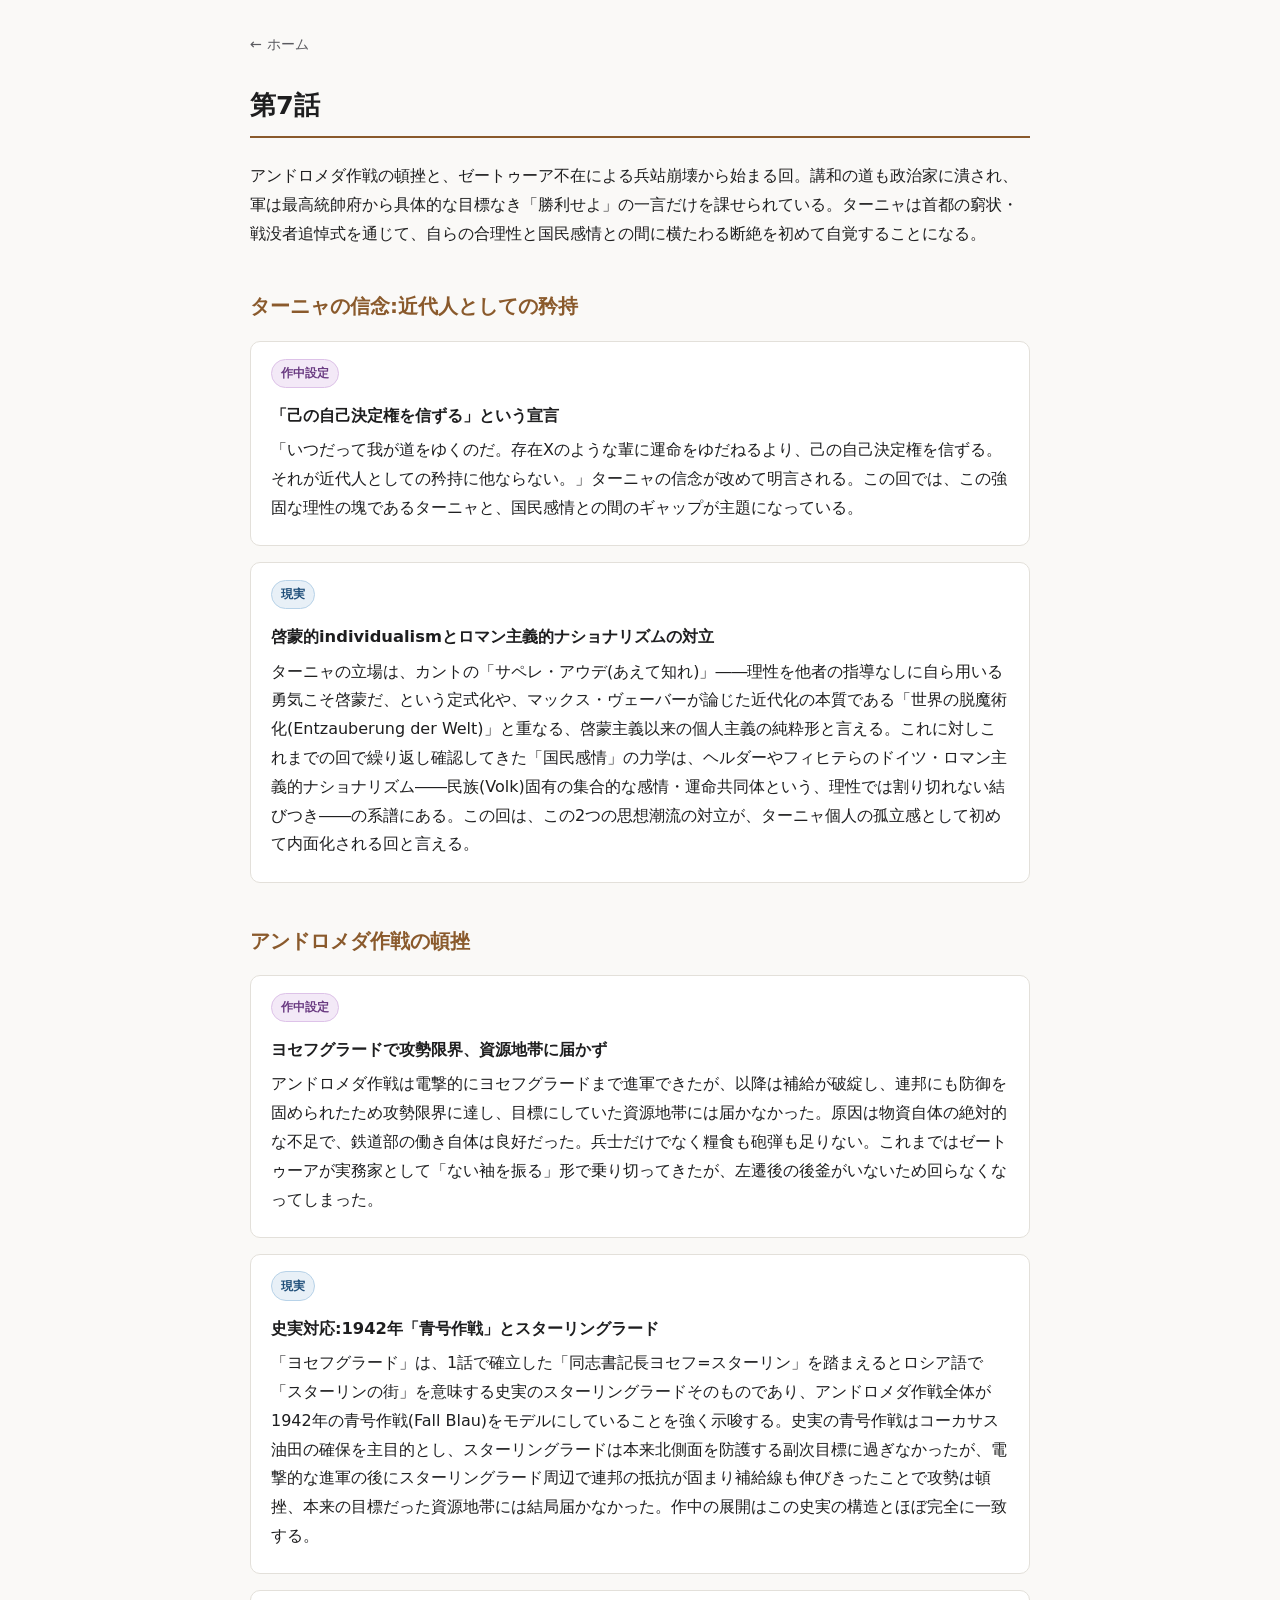
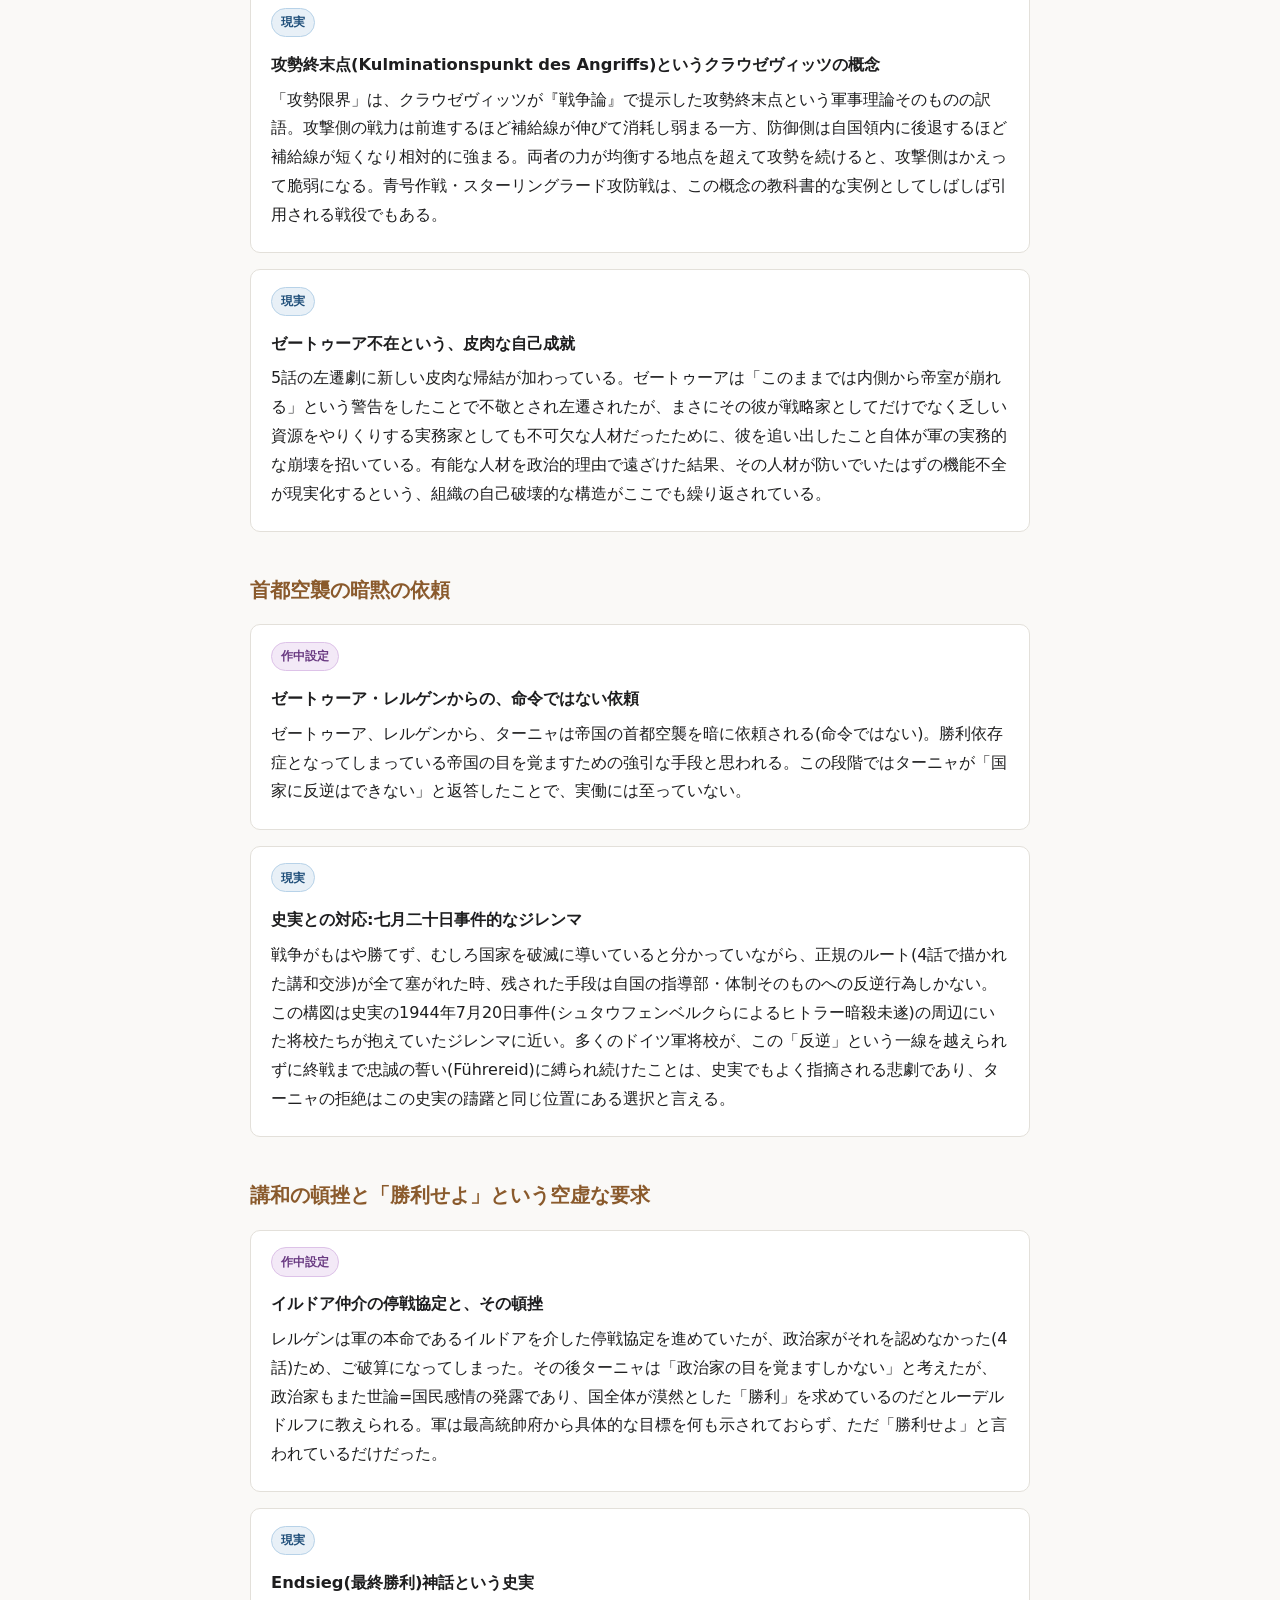
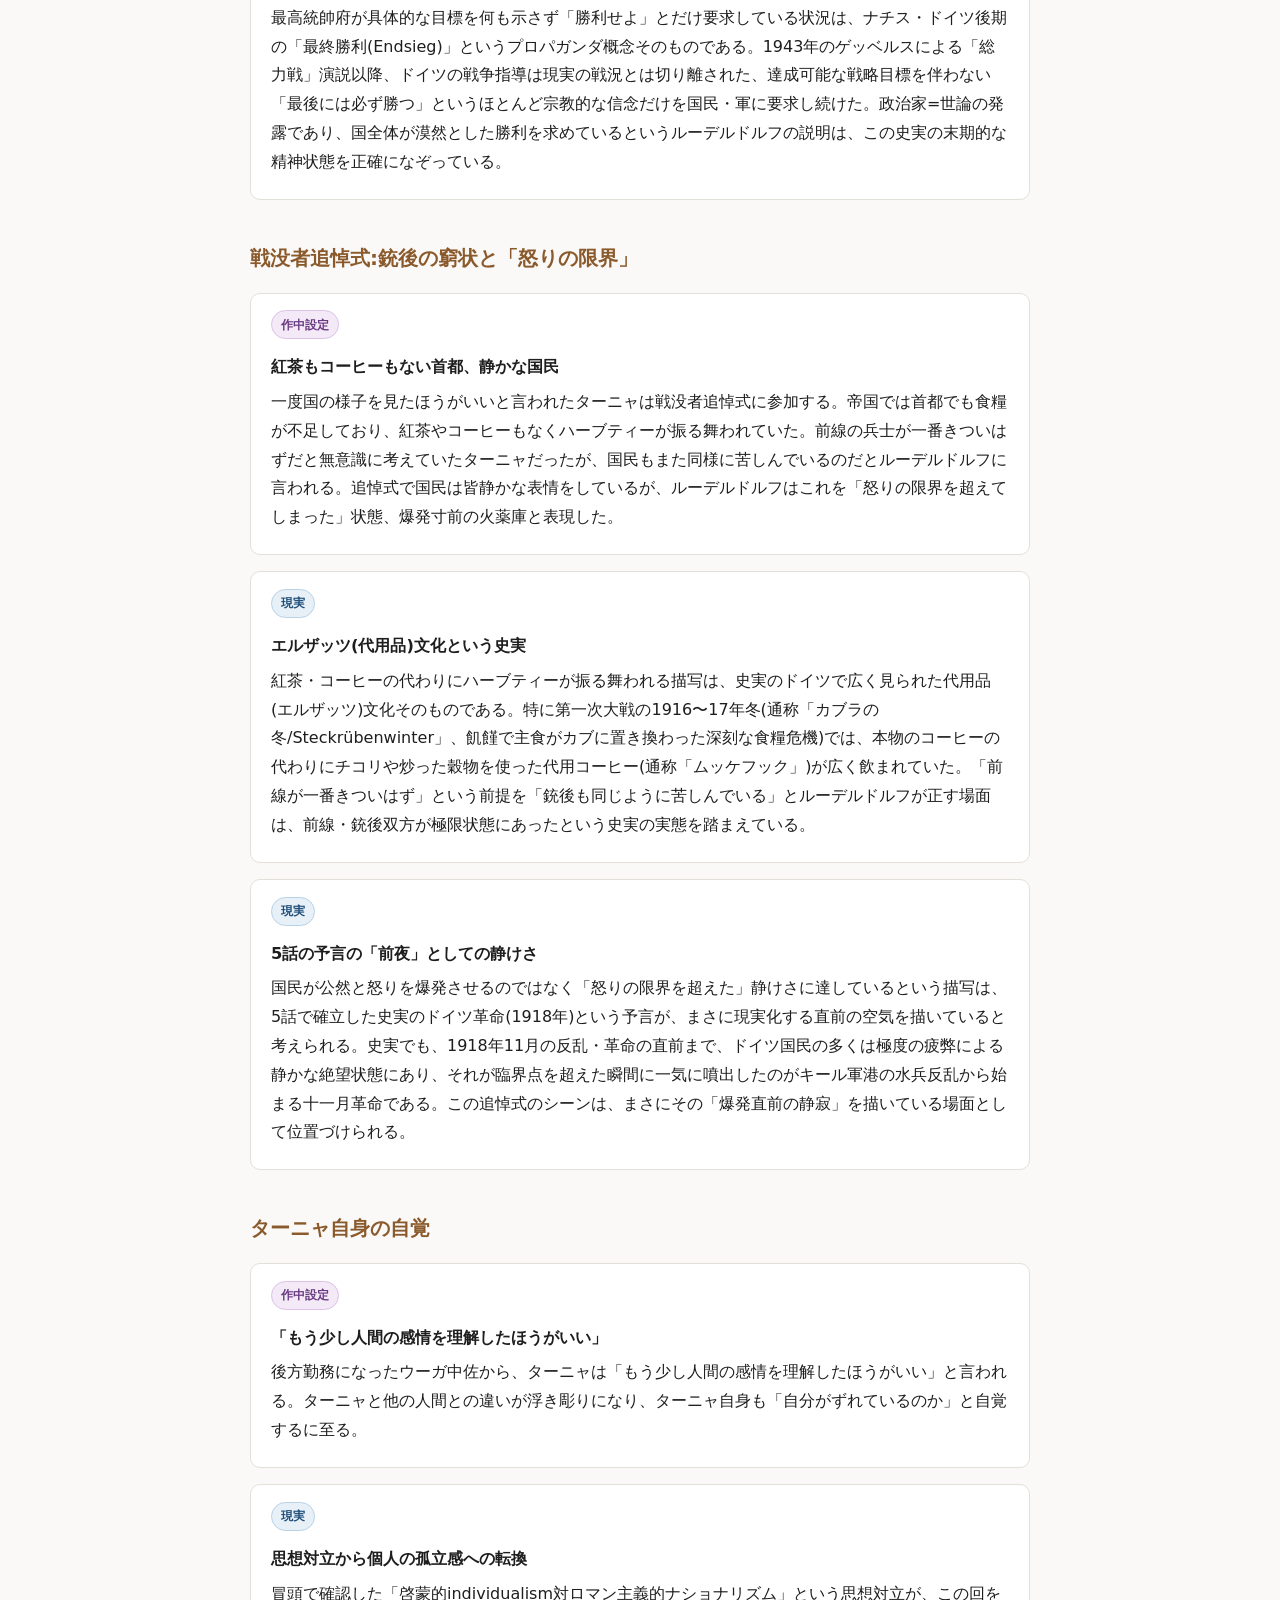
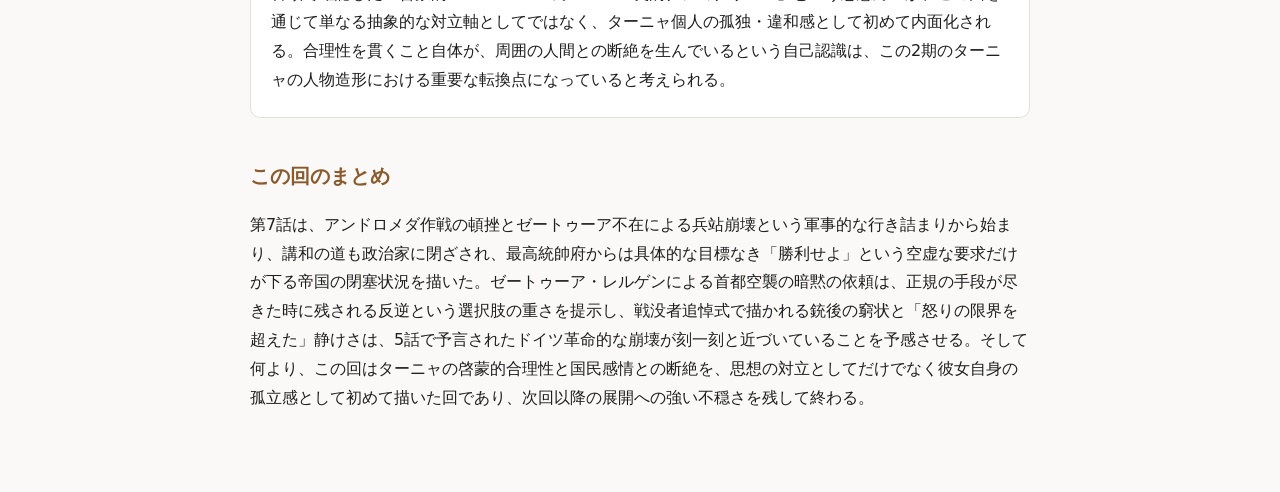
<file: episodes/ep07.html>
<!DOCTYPE html>
<html lang="ja">
<head>
<meta charset="UTF-8">
<title>第7話 | 幼女戦記2期 参謀日誌</title>
<link rel="stylesheet" href="../assets/style.css">
</head>
<body>
<div class="page">
  <nav class="crumbs"><a href="../index.html">← ホーム</a></nav>
  <h1>第7話</h1>
  <p>アンドロメダ作戦の頓挫と、ゼートゥーア不在による兵站崩壊から始まる回。講和の道も政治家に潰され、軍は最高統帥府から具体的な目標なき「勝利せよ」の一言だけを課せられている。ターニャは首都の窮状・戦没者追悼式を通じて、自らの合理性と国民感情との間に横たわる断絶を初めて自覚することになる。</p>

  <h2>ターニャの信念:近代人としての矜持</h2>
  <div class="entry">
    <span class="tag tag-fiction">作中設定</span>
    <p class="entry-title">「己の自己決定権を信ずる」という宣言</p>
    <p>「いつだって我が道をゆくのだ。存在Xのような輩に運命をゆだねるより、己の自己決定権を信ずる。それが近代人としての矜持に他ならない。」ターニャの信念が改めて明言される。この回では、この強固な理性の塊であるターニャと、国民感情との間のギャップが主題になっている。</p>
  </div>
  <div class="entry">
    <span class="tag tag-real">現実</span>
    <p class="entry-title">啓蒙的individualismとロマン主義的ナショナリズムの対立</p>
    <p>ターニャの立場は、カントの「サペレ・アウデ(あえて知れ)」――理性を他者の指導なしに自ら用いる勇気こそ啓蒙だ、という定式化や、マックス・ヴェーバーが論じた近代化の本質である「世界の脱魔術化(Entzauberung der Welt)」と重なる、啓蒙主義以来の個人主義の純粋形と言える。これに対しこれまでの回で繰り返し確認してきた「国民感情」の力学は、ヘルダーやフィヒテらのドイツ・ロマン主義的ナショナリズム――民族(Volk)固有の集合的な感情・運命共同体という、理性では割り切れない結びつき――の系譜にある。この回は、この2つの思想潮流の対立が、ターニャ個人の孤立感として初めて内面化される回と言える。</p>
  </div>

  <h2>アンドロメダ作戦の頓挫</h2>
  <div class="entry">
    <span class="tag tag-fiction">作中設定</span>
    <p class="entry-title">ヨセフグラードで攻勢限界、資源地帯に届かず</p>
    <p>アンドロメダ作戦は電撃的にヨセフグラードまで進軍できたが、以降は補給が破綻し、連邦にも防御を固められたため攻勢限界に達し、目標にしていた資源地帯には届かなかった。原因は物資自体の絶対的な不足で、鉄道部の働き自体は良好だった。兵士だけでなく糧食も砲弾も足りない。これまではゼートゥーアが実務家として「ない袖を振る」形で乗り切ってきたが、左遷後の後釜がいないため回らなくなってしまった。</p>
  </div>
  <div class="entry">
    <span class="tag tag-real">現実</span>
    <p class="entry-title">史実対応:1942年「青号作戦」とスターリングラード</p>
    <p>「ヨセフグラード」は、1話で確立した「同志書記長ヨセフ=スターリン」を踏まえるとロシア語で「スターリンの街」を意味する史実のスターリングラードそのものであり、アンドロメダ作戦全体が1942年の青号作戦(Fall Blau)をモデルにしていることを強く示唆する。史実の青号作戦はコーカサス油田の確保を主目的とし、スターリングラードは本来北側面を防護する副次目標に過ぎなかったが、電撃的な進軍の後にスターリングラード周辺で連邦の抵抗が固まり補給線も伸びきったことで攻勢は頓挫、本来の目標だった資源地帯には結局届かなかった。作中の展開はこの史実の構造とほぼ完全に一致する。</p>
  </div>
  <div class="entry">
    <span class="tag tag-real">現実</span>
    <p class="entry-title">攻勢終末点(Kulminationspunkt des Angriffs)というクラウゼヴィッツの概念</p>
    <p>「攻勢限界」は、クラウゼヴィッツが『戦争論』で提示した攻勢終末点という軍事理論そのものの訳語。攻撃側の戦力は前進するほど補給線が伸びて消耗し弱まる一方、防御側は自国領内に後退するほど補給線が短くなり相対的に強まる。両者の力が均衡する地点を超えて攻勢を続けると、攻撃側はかえって脆弱になる。青号作戦・スターリングラード攻防戦は、この概念の教科書的な実例としてしばしば引用される戦役でもある。</p>
  </div>
  <div class="entry">
    <span class="tag tag-real">現実</span>
    <p class="entry-title">ゼートゥーア不在という、皮肉な自己成就</p>
    <p>5話の左遷劇に新しい皮肉な帰結が加わっている。ゼートゥーアは「このままでは内側から帝室が崩れる」という警告をしたことで不敬とされ左遷されたが、まさにその彼が戦略家としてだけでなく乏しい資源をやりくりする実務家としても不可欠な人材だったために、彼を追い出したこと自体が軍の実務的な崩壊を招いている。有能な人材を政治的理由で遠ざけた結果、その人材が防いでいたはずの機能不全が現実化するという、組織の自己破壊的な構造がここでも繰り返されている。</p>
  </div>

  <h2>首都空襲の暗黙の依頼</h2>
  <div class="entry">
    <span class="tag tag-fiction">作中設定</span>
    <p class="entry-title">ゼートゥーア・レルゲンからの、命令ではない依頼</p>
    <p>ゼートゥーア、レルゲンから、ターニャは帝国の首都空襲を暗に依頼される(命令ではない)。勝利依存症となってしまっている帝国の目を覚ますための強引な手段と思われる。この段階ではターニャが「国家に反逆はできない」と返答したことで、実働には至っていない。</p>
  </div>
  <div class="entry">
    <span class="tag tag-real">現実</span>
    <p class="entry-title">史実との対応:七月二十日事件的なジレンマ</p>
    <p>戦争がもはや勝てず、むしろ国家を破滅に導いていると分かっていながら、正規のルート(4話で描かれた講和交渉)が全て塞がれた時、残された手段は自国の指導部・体制そのものへの反逆行為しかない。この構図は史実の1944年7月20日事件(シュタウフェンベルクらによるヒトラー暗殺未遂)の周辺にいた将校たちが抱えていたジレンマに近い。多くのドイツ軍将校が、この「反逆」という一線を越えられずに終戦まで忠誠の誓い(Führereid)に縛られ続けたことは、史実でもよく指摘される悲劇であり、ターニャの拒絶はこの史実の躊躇と同じ位置にある選択と言える。</p>
  </div>

  <h2>講和の頓挫と「勝利せよ」という空虚な要求</h2>
  <div class="entry">
    <span class="tag tag-fiction">作中設定</span>
    <p class="entry-title">イルドア仲介の停戦協定と、その頓挫</p>
    <p>レルゲンは軍の本命であるイルドアを介した停戦協定を進めていたが、政治家がそれを認めなかった(4話)ため、ご破算になってしまった。その後ターニャは「政治家の目を覚ますしかない」と考えたが、政治家もまた世論=国民感情の発露であり、国全体が漠然とした「勝利」を求めているのだとルーデルドルフに教えられる。軍は最高統帥府から具体的な目標を何も示されておらず、ただ「勝利せよ」と言われているだけだった。</p>
  </div>
  <div class="entry">
    <span class="tag tag-real">現実</span>
    <p class="entry-title">Endsieg(最終勝利)神話という史実</p>
    <p>最高統帥府が具体的な目標を何も示さず「勝利せよ」とだけ要求している状況は、ナチス・ドイツ後期の「最終勝利(Endsieg)」というプロパガンダ概念そのものである。1943年のゲッベルスによる「総力戦」演説以降、ドイツの戦争指導は現実の戦況とは切り離された、達成可能な戦略目標を伴わない「最後には必ず勝つ」というほとんど宗教的な信念だけを国民・軍に要求し続けた。政治家=世論の発露であり、国全体が漠然とした勝利を求めているというルーデルドルフの説明は、この史実の末期的な精神状態を正確になぞっている。</p>
  </div>

  <h2>戦没者追悼式:銃後の窮状と「怒りの限界」</h2>
  <div class="entry">
    <span class="tag tag-fiction">作中設定</span>
    <p class="entry-title">紅茶もコーヒーもない首都、静かな国民</p>
    <p>一度国の様子を見たほうがいいと言われたターニャは戦没者追悼式に参加する。帝国では首都でも食糧が不足しており、紅茶やコーヒーもなくハーブティーが振る舞われていた。前線の兵士が一番きついはずだと無意識に考えていたターニャだったが、国民もまた同様に苦しんでいるのだとルーデルドルフに言われる。追悼式で国民は皆静かな表情をしているが、ルーデルドルフはこれを「怒りの限界を超えてしまった」状態、爆発寸前の火薬庫と表現した。</p>
  </div>
  <div class="entry">
    <span class="tag tag-real">現実</span>
    <p class="entry-title">エルザッツ(代用品)文化という史実</p>
    <p>紅茶・コーヒーの代わりにハーブティーが振る舞われる描写は、史実のドイツで広く見られた代用品(エルザッツ)文化そのものである。特に第一次大戦の1916〜17年冬(通称「カブラの冬/Steckrübenwinter」、飢饉で主食がカブに置き換わった深刻な食糧危機)では、本物のコーヒーの代わりにチコリや炒った穀物を使った代用コーヒー(通称「ムッケフック」)が広く飲まれていた。「前線が一番きついはず」という前提を「銃後も同じように苦しんでいる」とルーデルドルフが正す場面は、前線・銃後双方が極限状態にあったという史実の実態を踏まえている。</p>
  </div>
  <div class="entry">
    <span class="tag tag-real">現実</span>
    <p class="entry-title">5話の予言の「前夜」としての静けさ</p>
    <p>国民が公然と怒りを爆発させるのではなく「怒りの限界を超えた」静けさに達しているという描写は、5話で確立した史実のドイツ革命(1918年)という予言が、まさに現実化する直前の空気を描いていると考えられる。史実でも、1918年11月の反乱・革命の直前まで、ドイツ国民の多くは極度の疲弊による静かな絶望状態にあり、それが臨界点を超えた瞬間に一気に噴出したのがキール軍港の水兵反乱から始まる十一月革命である。この追悼式のシーンは、まさにその「爆発直前の静寂」を描いている場面として位置づけられる。</p>
  </div>

  <h2>ターニャ自身の自覚</h2>
  <div class="entry">
    <span class="tag tag-fiction">作中設定</span>
    <p class="entry-title">「もう少し人間の感情を理解したほうがいい」</p>
    <p>後方勤務になったウーガ中佐から、ターニャは「もう少し人間の感情を理解したほうがいい」と言われる。ターニャと他の人間との違いが浮き彫りになり、ターニャ自身も「自分がずれているのか」と自覚するに至る。</p>
  </div>
  <div class="entry">
    <span class="tag tag-real">現実</span>
    <p class="entry-title">思想対立から個人の孤立感への転換</p>
    <p>冒頭で確認した「啓蒙的individualism対ロマン主義的ナショナリズム」という思想対立が、この回を通じて単なる抽象的な対立軸としてではなく、ターニャ個人の孤独・違和感として初めて内面化される。合理性を貫くこと自体が、周囲の人間との断絶を生んでいるという自己認識は、この2期のターニャの人物造形における重要な転換点になっていると考えられる。</p>
  </div>

  <h2>この回のまとめ</h2>
  <p>第7話は、アンドロメダ作戦の頓挫とゼートゥーア不在による兵站崩壊という軍事的な行き詰まりから始まり、講和の道も政治家に閉ざされ、最高統帥府からは具体的な目標なき「勝利せよ」という空虚な要求だけが下る帝国の閉塞状況を描いた。ゼートゥーア・レルゲンによる首都空襲の暗黙の依頼は、正規の手段が尽きた時に残される反逆という選択肢の重さを提示し、戦没者追悼式で描かれる銃後の窮状と「怒りの限界を超えた」静けさは、5話で予言されたドイツ革命的な崩壊が刻一刻と近づいていることを予感させる。そして何より、この回はターニャの啓蒙的合理性と国民感情との断絶を、思想の対立としてだけでなく彼女自身の孤立感として初めて描いた回であり、次回以降の展開への強い不穏さを残して終わる。</p>
</div>
</body>
</html>
</file>
<file: assets/style.css>
/* 幼女戦記2期 解説ノート 共通スタイル */

:root {
  --bg: #faf9f7;
  --bg-alt: #ffffff;
  --text: #1e1e1f;
  --text-muted: #5a5a5f;
  --border: #e3e0da;
  --accent: #8a5a2c;
  --link: #6f4a1f;
  --real-bg: #e8f0f7;
  --real-text: #1f4e79;
  --real-border: #b7d2e8;
  --fiction-bg: #f3e9f7;
  --fiction-text: #6a3b82;
  --fiction-border: #ddc2e8;
  --code-bg: #efece6;
}

@media (prefers-color-scheme: dark) {
  :root {
    --bg: #1b1a18;
    --bg-alt: #242220;
    --text: #ece8e1;
    --text-muted: #b3ada2;
    --border: #3a3733;
    --accent: #d9a66c;
    --link: #e8be8a;
    --real-bg: #17293a;
    --real-text: #a9cdea;
    --real-border: #2b4a63;
    --fiction-bg: #2e2035;
    --fiction-text: #dcb8ea;
    --fiction-border: #4d3a58;
    --code-bg: #2b2925;
  }
}

:root[data-theme="light"] {
  --bg: #faf9f7;
  --bg-alt: #ffffff;
  --text: #1e1e1f;
  --text-muted: #5a5a5f;
  --border: #e3e0da;
  --accent: #8a5a2c;
  --link: #6f4a1f;
  --real-bg: #e8f0f7;
  --real-text: #1f4e79;
  --real-border: #b7d2e8;
  --fiction-bg: #f3e9f7;
  --fiction-text: #6a3b82;
  --fiction-border: #ddc2e8;
  --code-bg: #efece6;
}

:root[data-theme="dark"] {
  --bg: #1b1a18;
  --bg-alt: #242220;
  --text: #ece8e1;
  --text-muted: #b3ada2;
  --border: #3a3733;
  --accent: #d9a66c;
  --link: #e8be8a;
  --real-bg: #17293a;
  --real-text: #a9cdea;
  --real-border: #2b4a63;
  --fiction-bg: #2e2035;
  --fiction-text: #dcb8ea;
  --fiction-border: #4d3a58;
  --code-bg: #2b2925;
}

* { box-sizing: border-box; }

body {
  margin: 0;
  padding: 2rem 1.25rem 4rem;
  background: var(--bg);
  color: var(--text);
  font-family: "Yu Gothic", "Hiragino Sans", "Noto Sans JP", system-ui, sans-serif;
  line-height: 1.8;
}

.page {
  max-width: 780px;
  margin: 0 auto;
}

.title-logo {
  position: relative;
  text-align: center;
  margin-bottom: 1.5rem;
  padding: 1rem;
  background: #ffffff;
  border-radius: 12px;
  border: 1px solid var(--border);
}

.title-logo img {
  display: block;
  max-width: 100%;
  height: auto;
  margin: 0 auto;
}

.title-stamp {
  position: absolute;
  top: 0.4rem;
  right: 0.6rem;
  width: 84px;
  height: auto;
  max-width: 20%;
  transform: rotate(-9deg);
  opacity: 0.9;
  mix-blend-mode: multiply;
  pointer-events: none;
  z-index: 2;
}

h1 {
  font-size: 1.6rem;
  border-bottom: 2px solid var(--accent);
  padding-bottom: 0.5rem;
  margin-bottom: 1.5rem;
}

h2 {
  font-size: 1.25rem;
  margin-top: 2.5rem;
  color: var(--accent);
}

h3 {
  font-size: 1.05rem;
  margin-top: 1.75rem;
}

nav.crumbs {
  font-size: 0.9rem;
  color: var(--text-muted);
  margin-bottom: 1.5rem;
}

nav.crumbs a { color: var(--text-muted); }

a {
  color: var(--link);
  text-decoration: none;
}
a:hover { text-decoration: underline; }

.tag {
  display: inline-block;
  font-size: 0.78rem;
  font-weight: 600;
  padding: 0.15rem 0.55rem;
  border-radius: 999px;
  margin-bottom: 0.4rem;
  border: 1px solid transparent;
  white-space: nowrap;
}

.tag-real {
  background: var(--real-bg);
  color: var(--real-text);
  border-color: var(--real-border);
}

.tag-fiction {
  background: var(--fiction-bg);
  color: var(--fiction-text);
  border-color: var(--fiction-border);
}

.entry {
  background: var(--bg-alt);
  border: 1px solid var(--border);
  border-radius: 10px;
  padding: 1rem 1.25rem;
  margin-bottom: 1rem;
}

.entry-title {
  font-weight: 700;
  font-size: 1.02rem;
  margin: 0.2rem 0 0.5rem;
}

.entry p { margin: 0.4rem 0; }

.entry .note {
  color: var(--text-muted);
  font-size: 0.92rem;
}

ul.ep-list {
  list-style: none;
  padding: 0;
}

ul.ep-list li {
  padding: 0.6rem 0;
  border-bottom: 1px solid var(--border);
}

ul.ep-list .ep-num {
  color: var(--accent);
  font-weight: 700;
  margin-right: 0.6rem;
}

.hub-links {
  display: flex;
  gap: 0.75rem;
  flex-wrap: wrap;
  margin-bottom: 2rem;
}

.hub-links a {
  background: var(--bg-alt);
  border: 1px solid var(--border);
  border-radius: 8px;
  padding: 0.6rem 1rem;
  color: var(--text);
  font-weight: 600;
}
.hub-links a:hover { border-color: var(--accent); text-decoration: none; }

code {
  background: var(--code-bg);
  padding: 0.1rem 0.35rem;
  border-radius: 4px;
  font-size: 0.9em;
}

.empty-note {
  color: var(--text-muted);
  font-style: italic;
}
</file>
